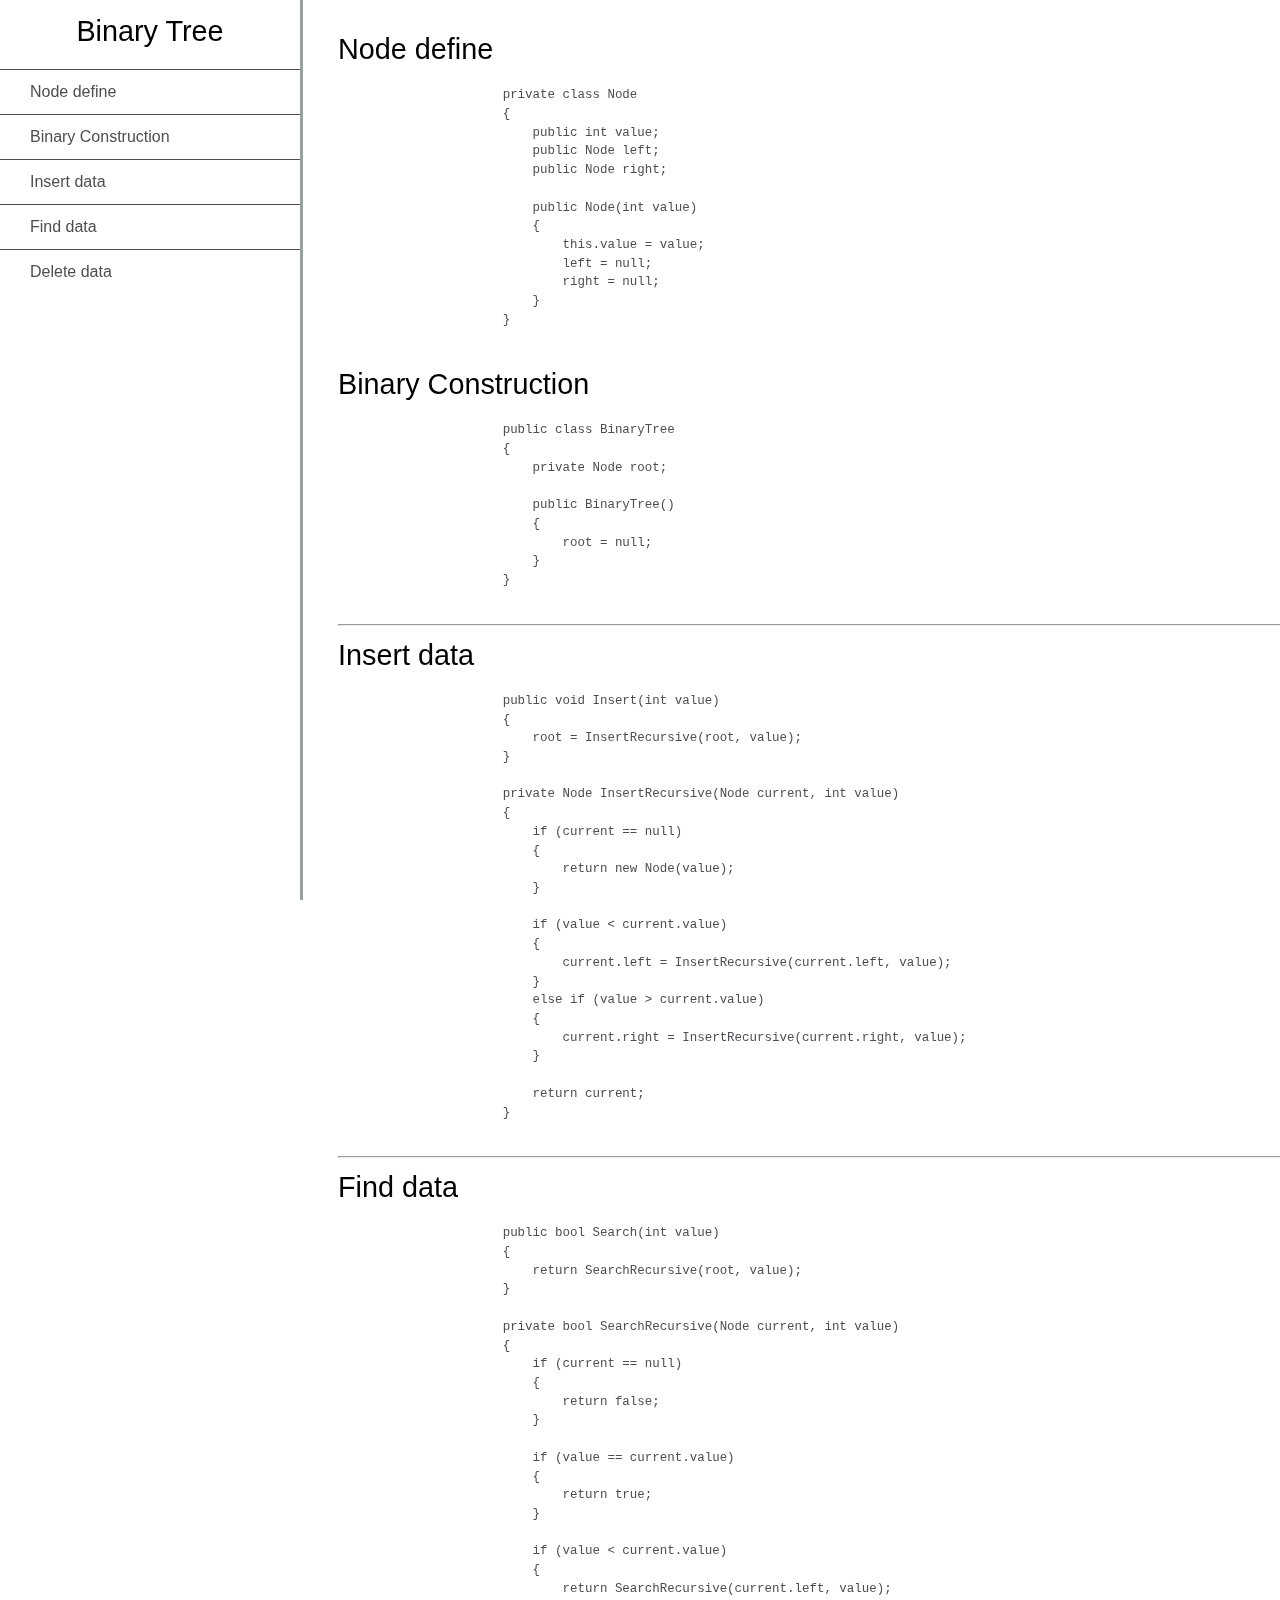
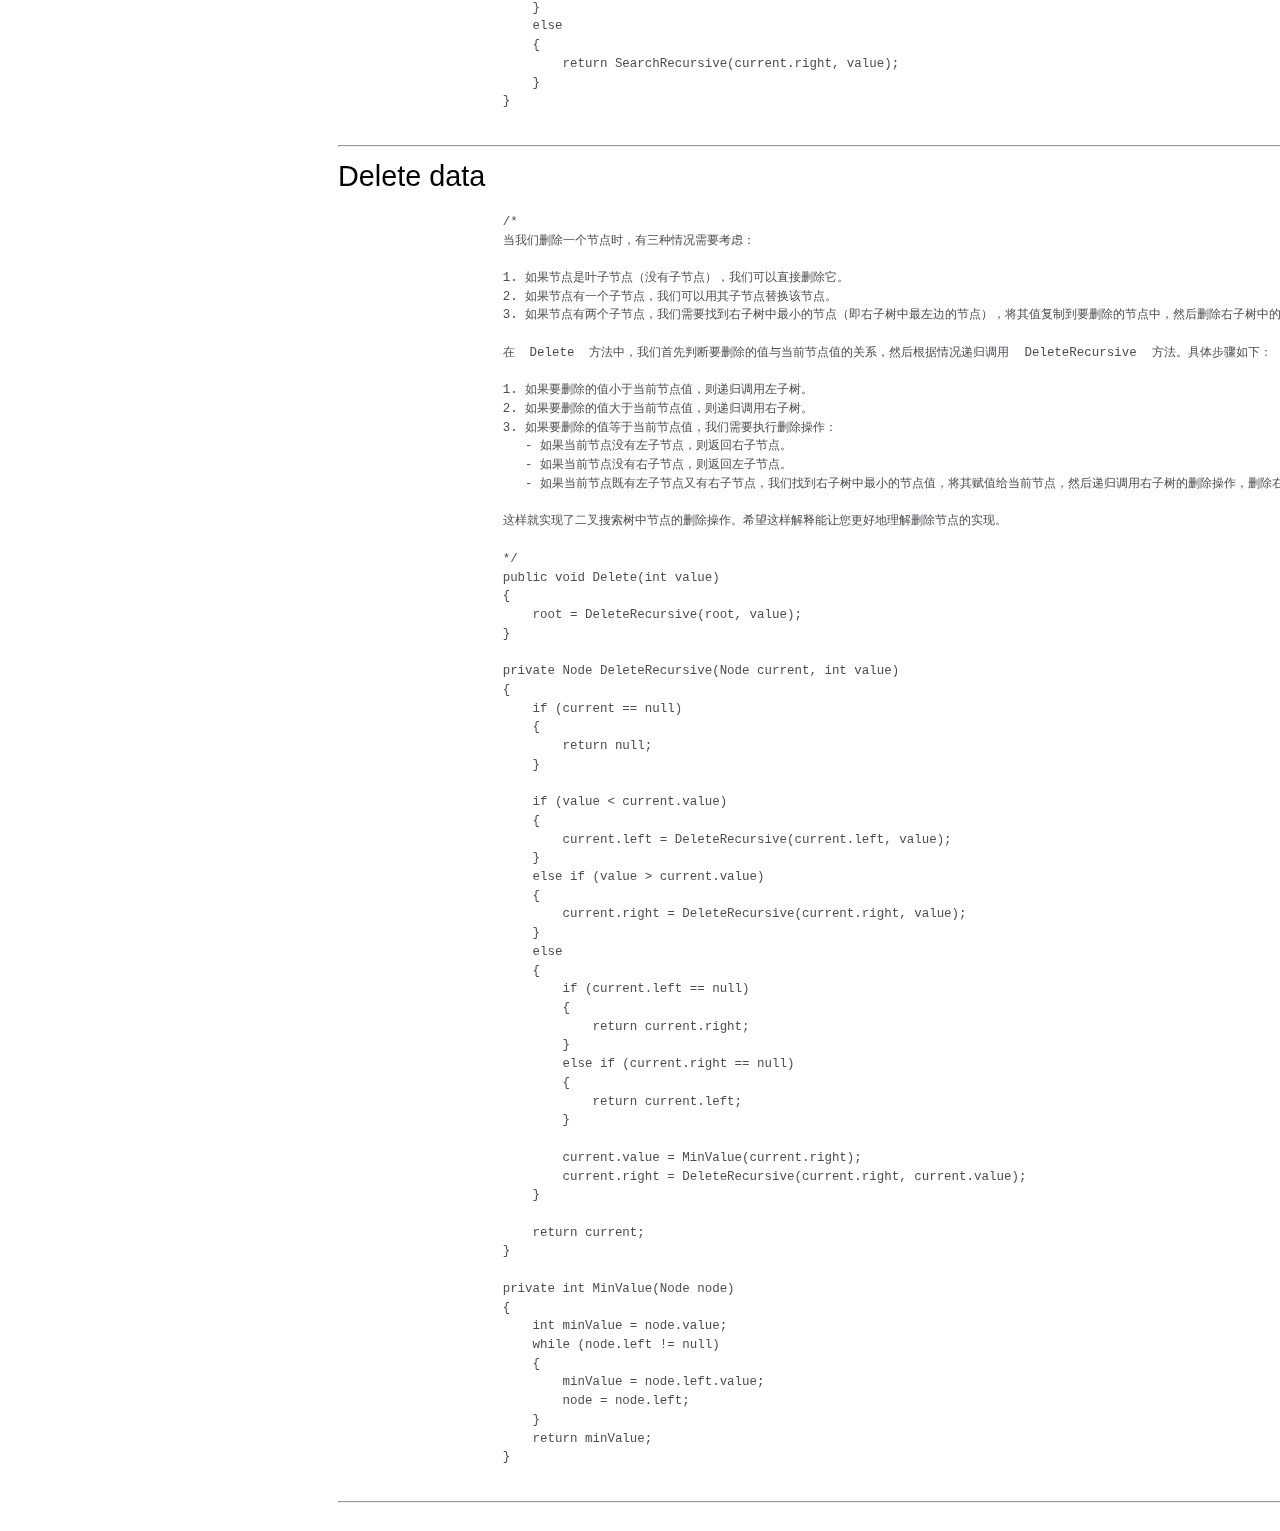
<file: BinarySearchTree.html>
<!DOCTYPE html>
<html lang="en">

<head>
    <meta charset="UTF-8">
    <meta name="viewport" content="width=device-width, initial-scale=1.0">
    <meta name="description" content="Binary Tree" />
    <link rel="stylesheet" href="./styles.css" />
    <title>Binary Tree</title>
</head>

<body>
    <nav id="navbar">
        <header>Binary Tree</header>
        <ul>
            <li><a class="nav-link" href="#Node">Node define</a></li>
            <li><a class="nav-link" href="#Binary Construction">Binary Construction</a></li>
            <li><a class="nav-link" href="#Insert">Insert data</a></li>
            <li><a class="nav-link" href="#Find">Find data</a></li>
            <li><a class="nav-link" href="#Delete">Delete data</a></li>
        </ul>
    </nav>

    <main id="main-doc">
        <section class="main-section" id="Node">
            <header>Node define</header>
            <article>
                <pre>
                    private class Node
                    {
                        public int value;
                        public Node left;
                        public Node right;
                 
                        public Node(int value)
                        {
                            this.value = value;
                            left = null;
                            right = null;
                        }
                    }                
                </pre>
            </article>    
        </section>
        <section class="main-section" id="Binary Construction">
            <header>Binary Construction</header>
            <article>
                <pre>
                    public class BinaryTree
                    {
                        private Node root;

                        public BinaryTree()
                        {
                            root = null;
                        }
                    }
                </pre>
            </article>
        </section>
        <hr>
        <section class="main-section" id="Insert">
            <header>Insert data</header>
            <article>
                <pre>
                    public void Insert(int value)
                    {
                        root = InsertRecursive(root, value);
                    }
                   
                    private Node InsertRecursive(Node current, int value)
                    {
                        if (current == null)
                        {
                            return new Node(value);
                        }
                   
                        if (value < current.value)
                        {
                            current.left = InsertRecursive(current.left, value);
                        }
                        else if (value > current.value)
                        {
                            current.right = InsertRecursive(current.right, value);
                        }
                   
                        return current;
                    }
                </pre>

            </article>
        </section>
        <hr>
        <section class="main-section" id="Find">
            <header>Find data</header>
            <article>
                <pre>
                    public bool Search(int value)
                    {
                        return SearchRecursive(root, value);
                    }
                  
                    private bool SearchRecursive(Node current, int value)
                    {
                        if (current == null)
                        {
                            return false;
                        }
                  
                        if (value == current.value)
                        {
                            return true;
                        }
                  
                        if (value < current.value)
                        {
                            return SearchRecursive(current.left, value);
                        }
                        else
                        {
                            return SearchRecursive(current.right, value);
                        }
                    }
            </pre>
            </article>
        </section>
        <hr>
        <section class="main-section" id="Delete">
            <header>Delete data</header>
            <article>
                <pre>
                    /*
                    当我们删除一个节点时，有三种情况需要考虑： 
                   
                    1. 如果节点是叶子节点（没有子节点），我们可以直接删除它。 
                    2. 如果节点有一个子节点，我们可以用其子节点替换该节点。 
                    3. 如果节点有两个子节点，我们需要找到右子树中最小的节点（即右子树中最左边的节点），将其值复制到要删除的节点中，然后删除右子树中的最小节点。 
                   
                    在  Delete  方法中，我们首先判断要删除的值与当前节点值的关系，然后根据情况递归调用  DeleteRecursive  方法。具体步骤如下： 
                   
                    1. 如果要删除的值小于当前节点值，则递归调用左子树。 
                    2. 如果要删除的值大于当前节点值，则递归调用右子树。 
                    3. 如果要删除的值等于当前节点值，我们需要执行删除操作： 
                       - 如果当前节点没有左子节点，则返回右子节点。 
                       - 如果当前节点没有右子节点，则返回左子节点。 
                       - 如果当前节点既有左子节点又有右子节点，我们找到右子树中最小的节点值，将其赋值给当前节点，然后递归调用右子树的删除操作，删除右子树中的最小节点。 
                   
                    这样就实现了二叉搜索树中节点的删除操作。希望这样解释能让您更好地理解删除节点的实现。
                  
                    */
                    public void Delete(int value)
                    {
                        root = DeleteRecursive(root, value);
                    }
                  
                    private Node DeleteRecursive(Node current, int value)
                    {
                        if (current == null)
                        {
                            return null;
                        }
                  
                        if (value < current.value)
                        {
                            current.left = DeleteRecursive(current.left, value);
                        }
                        else if (value > current.value)
                        {
                            current.right = DeleteRecursive(current.right, value);
                        }
                        else
                        {
                            if (current.left == null)
                            {
                                return current.right;
                            }
                            else if (current.right == null)
                            {
                                return current.left;
                            }
                  
                            current.value = MinValue(current.right);
                            current.right = DeleteRecursive(current.right, current.value);
                        }
                  
                        return current;
                    }
                  
                    private int MinValue(Node node)
                    {
                        int minValue = node.value;
                        while (node.left != null)
                        {
                            minValue = node.left.value;
                            node = node.left;
                        }
                        return minValue;
                    }
                </pre>

            </article>
        </section>
        <hr />

    </main>
</body>

</html>
</file>
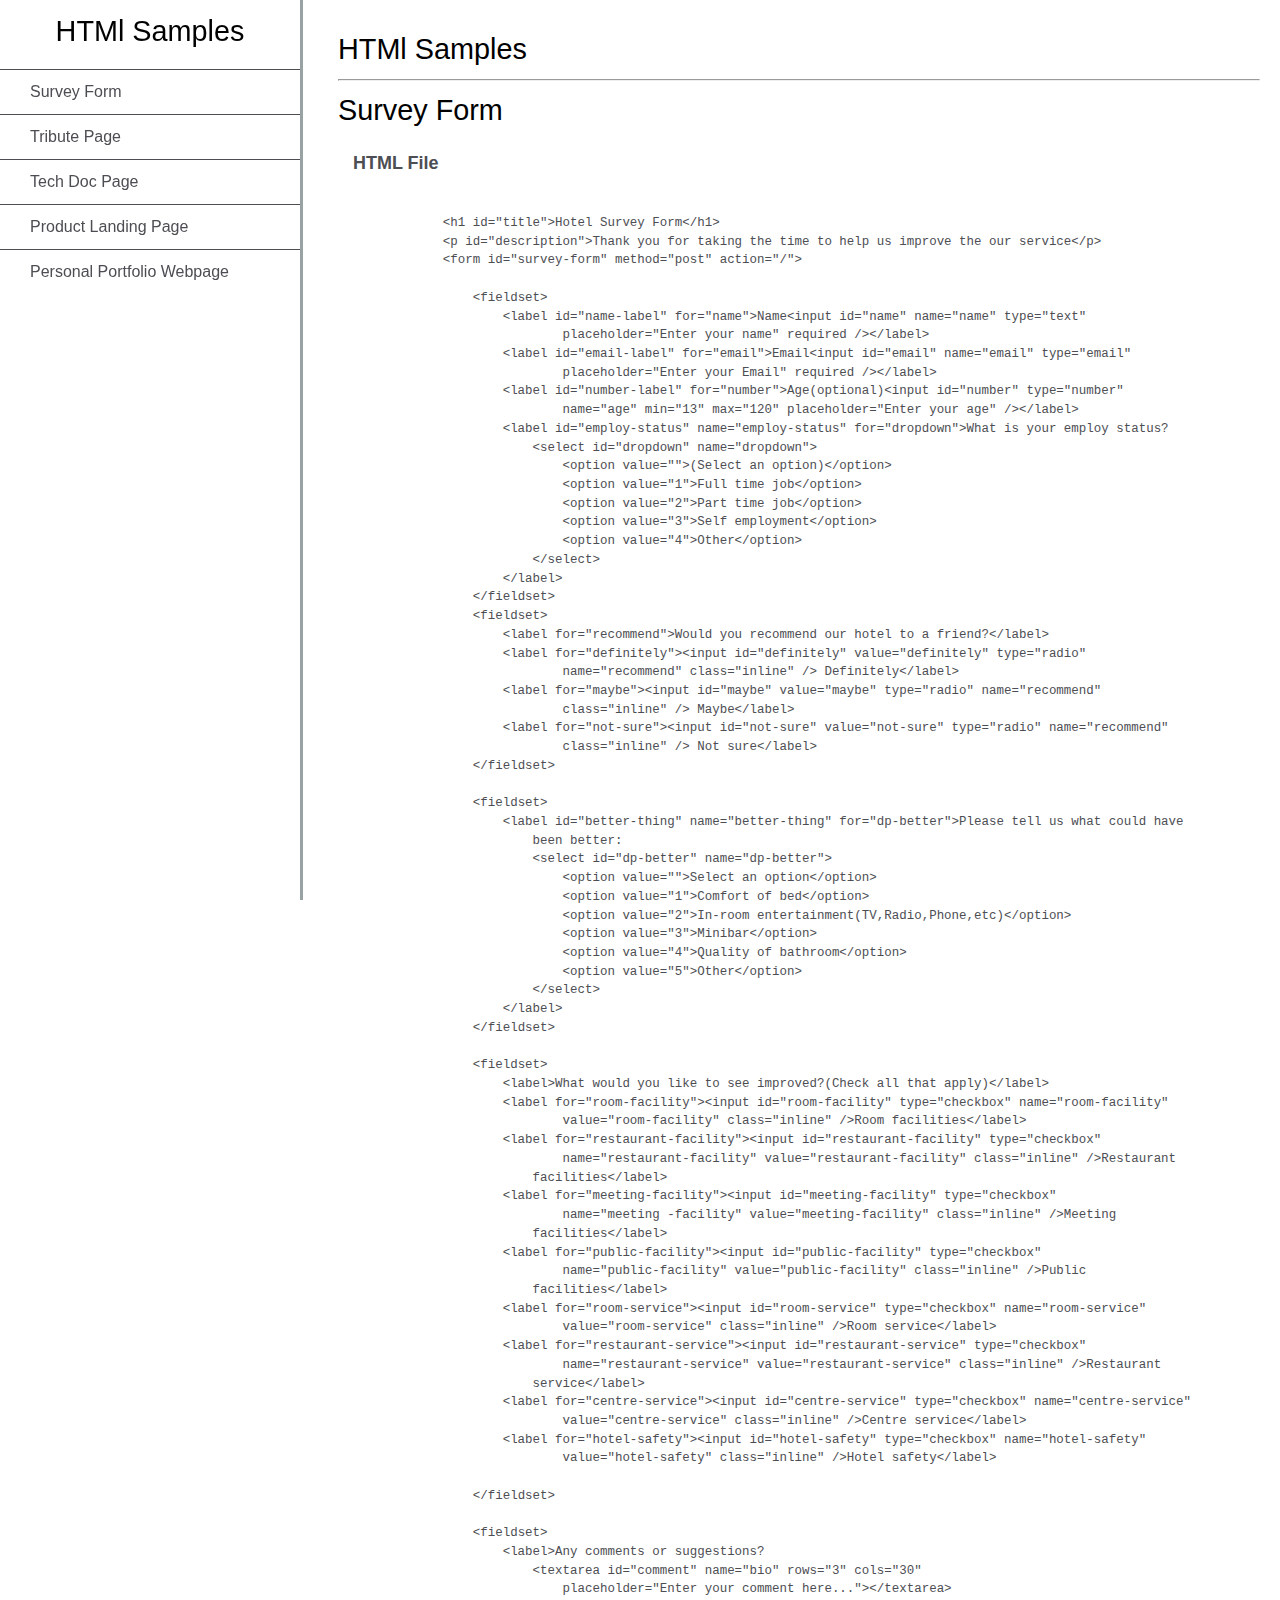
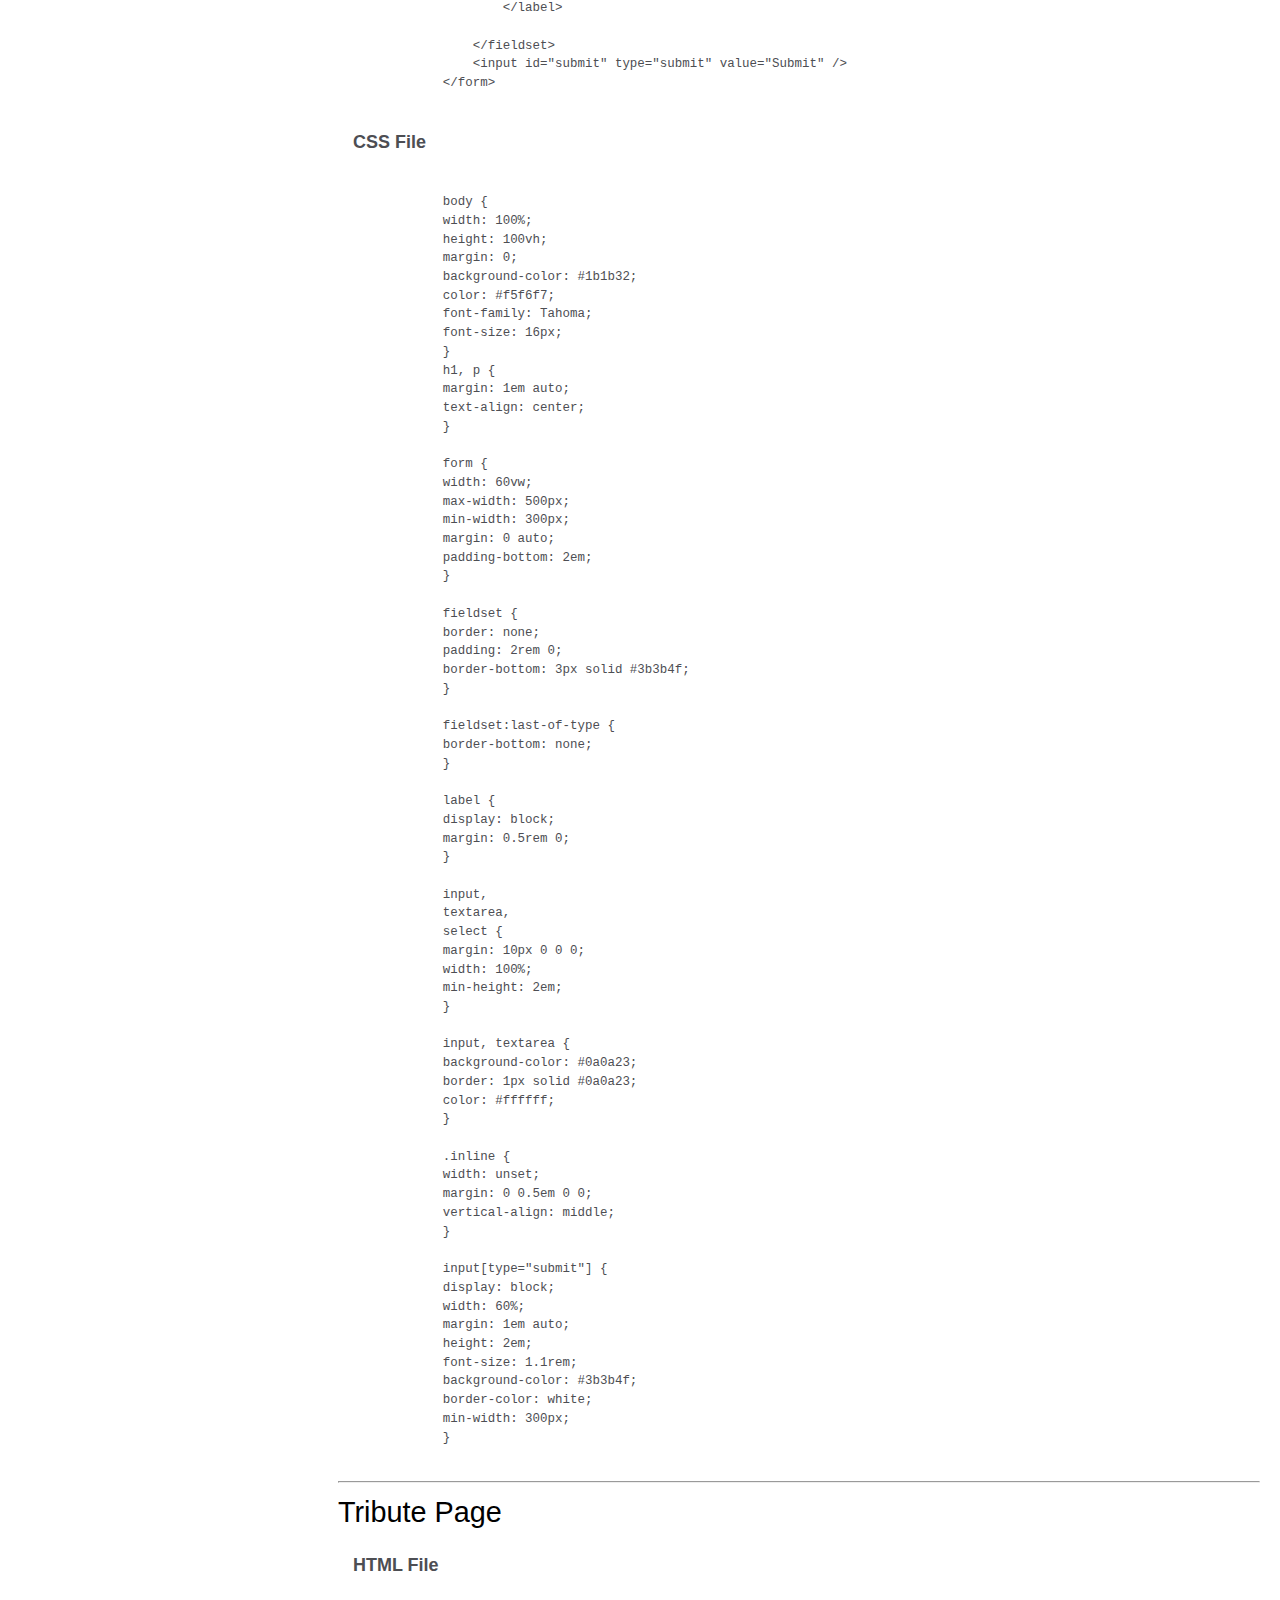
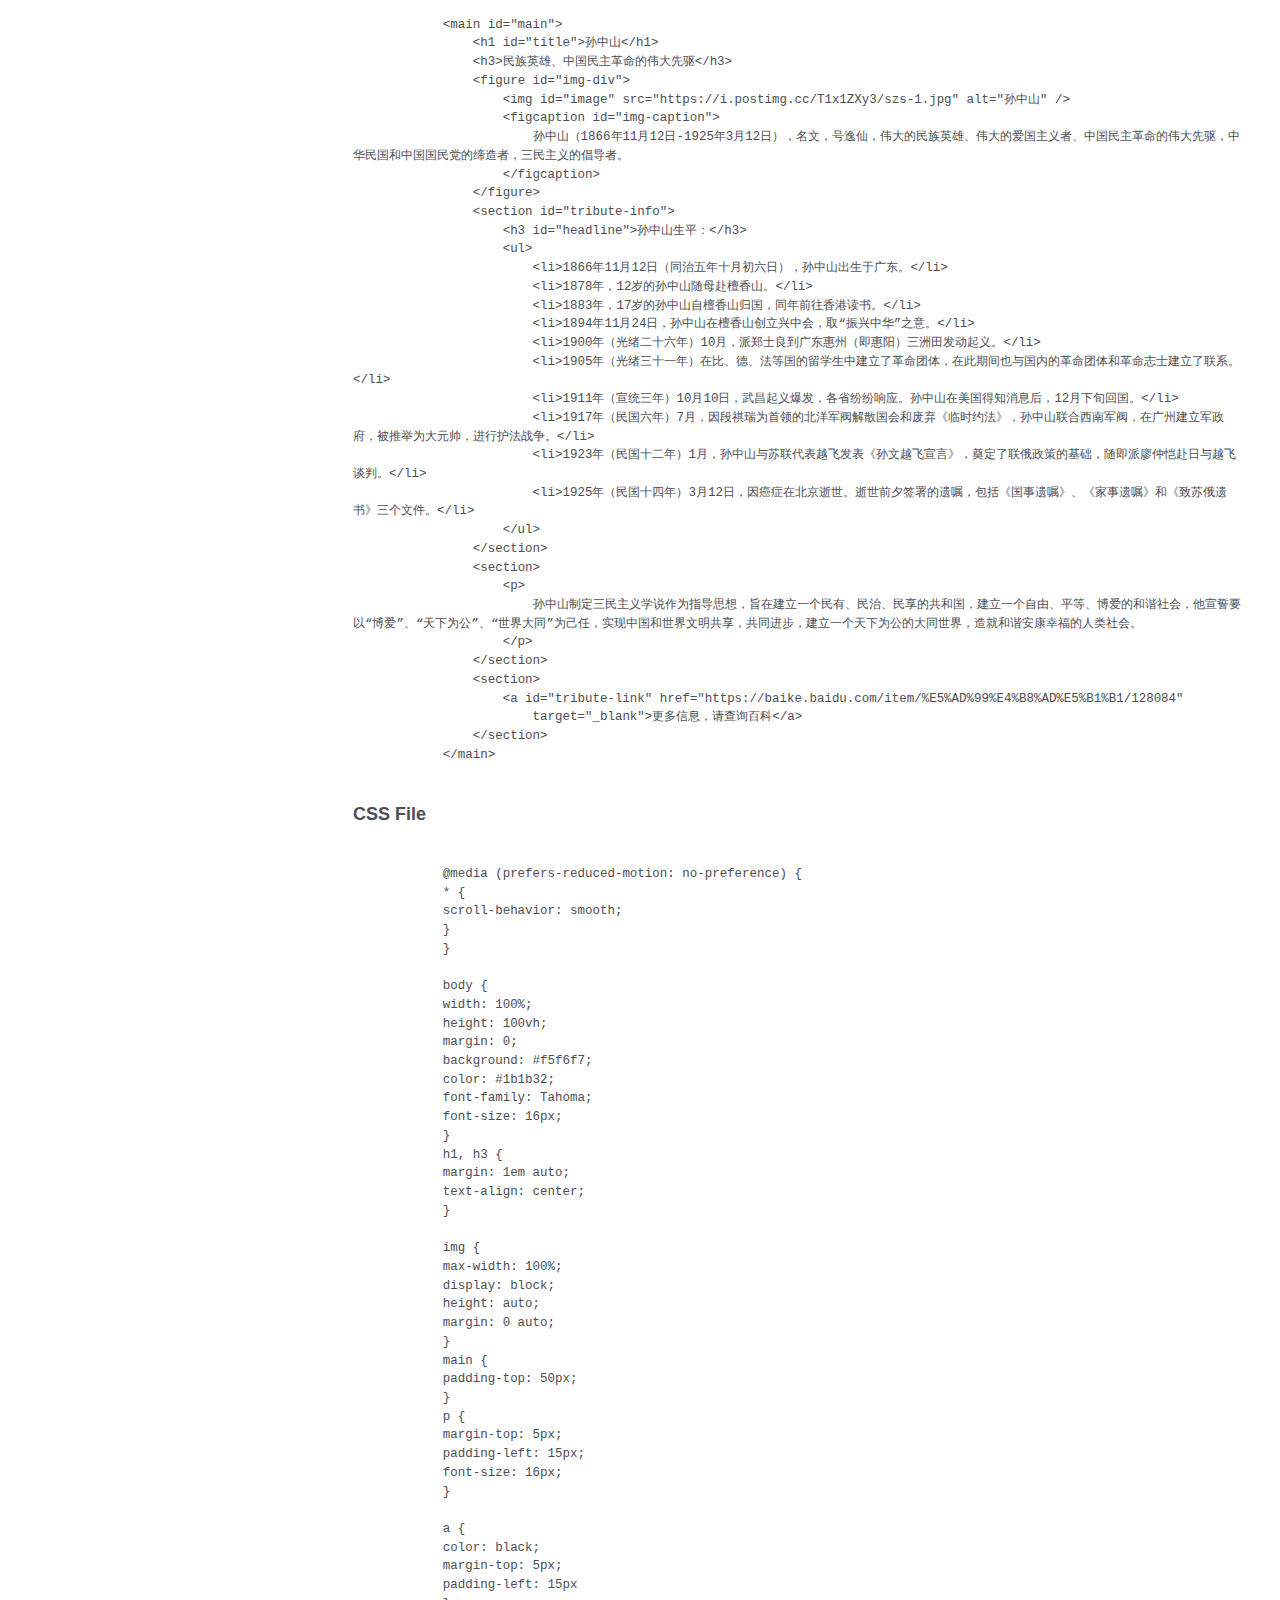
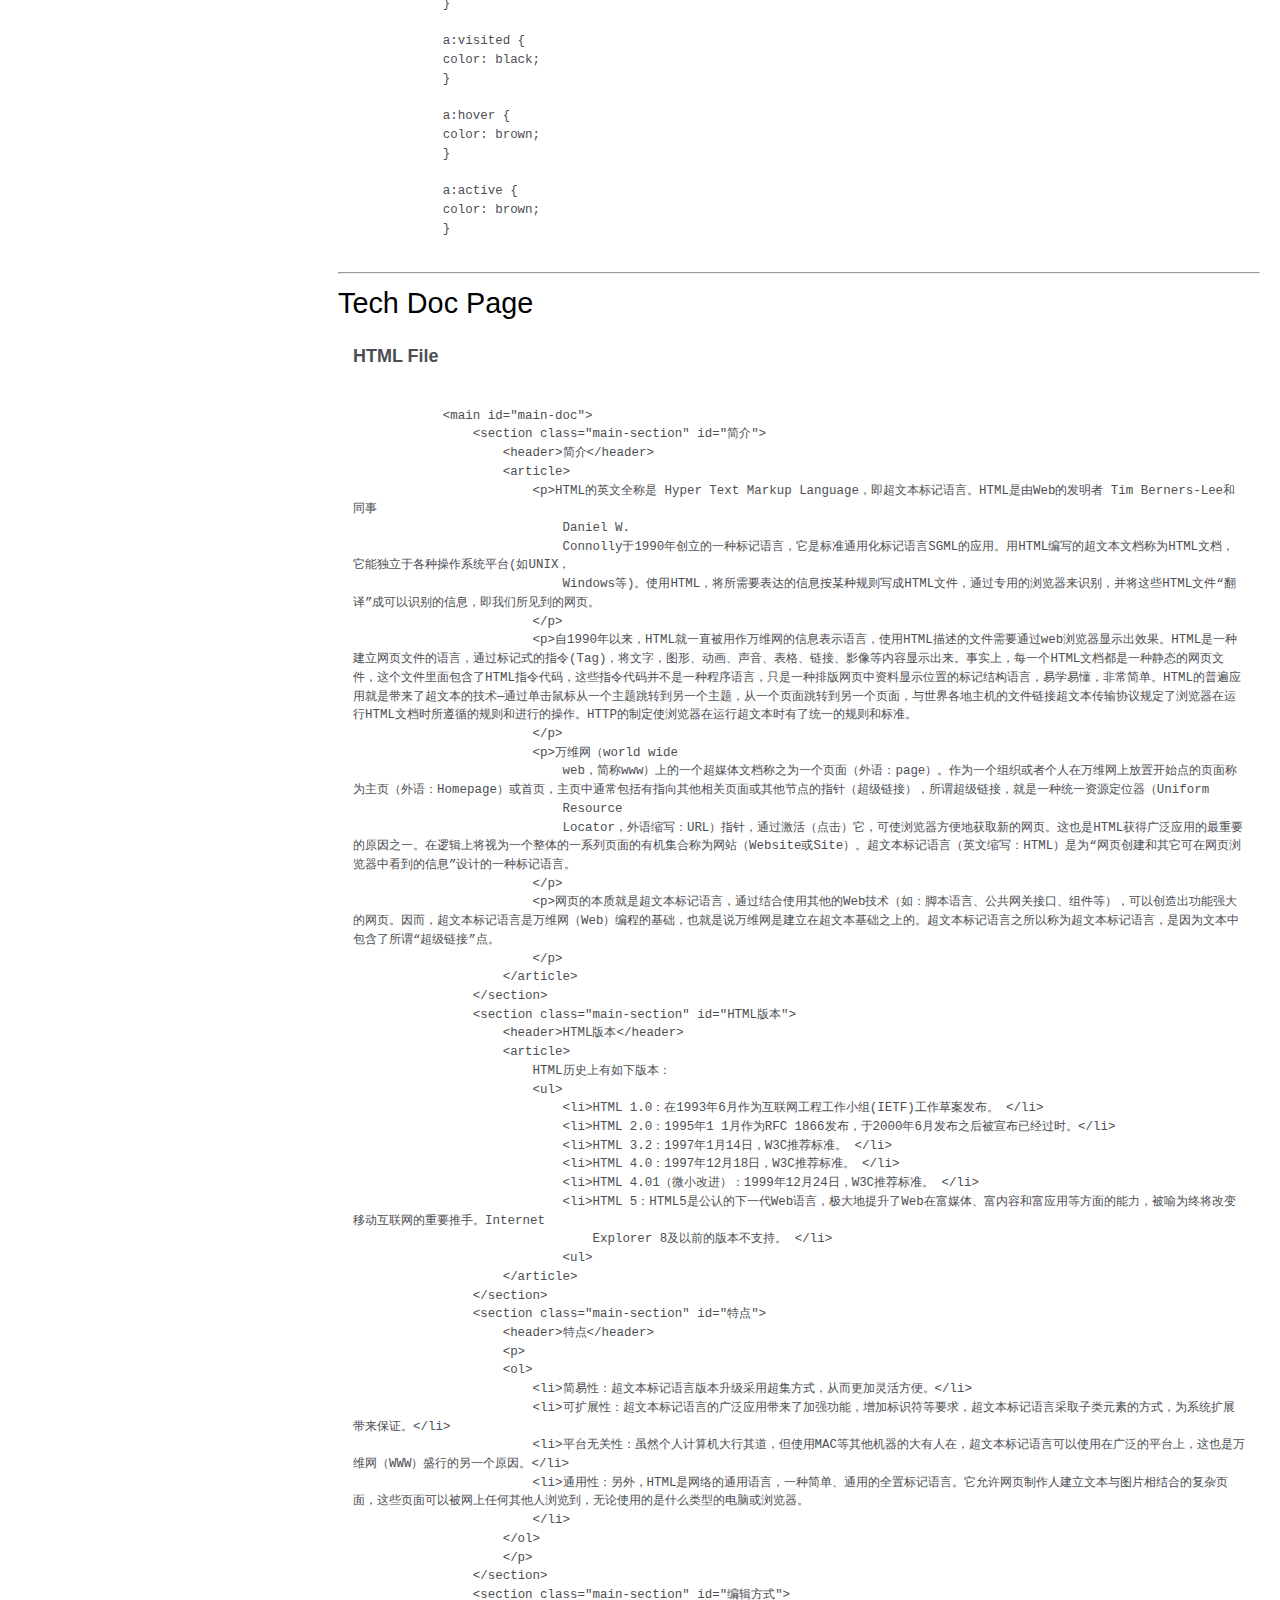
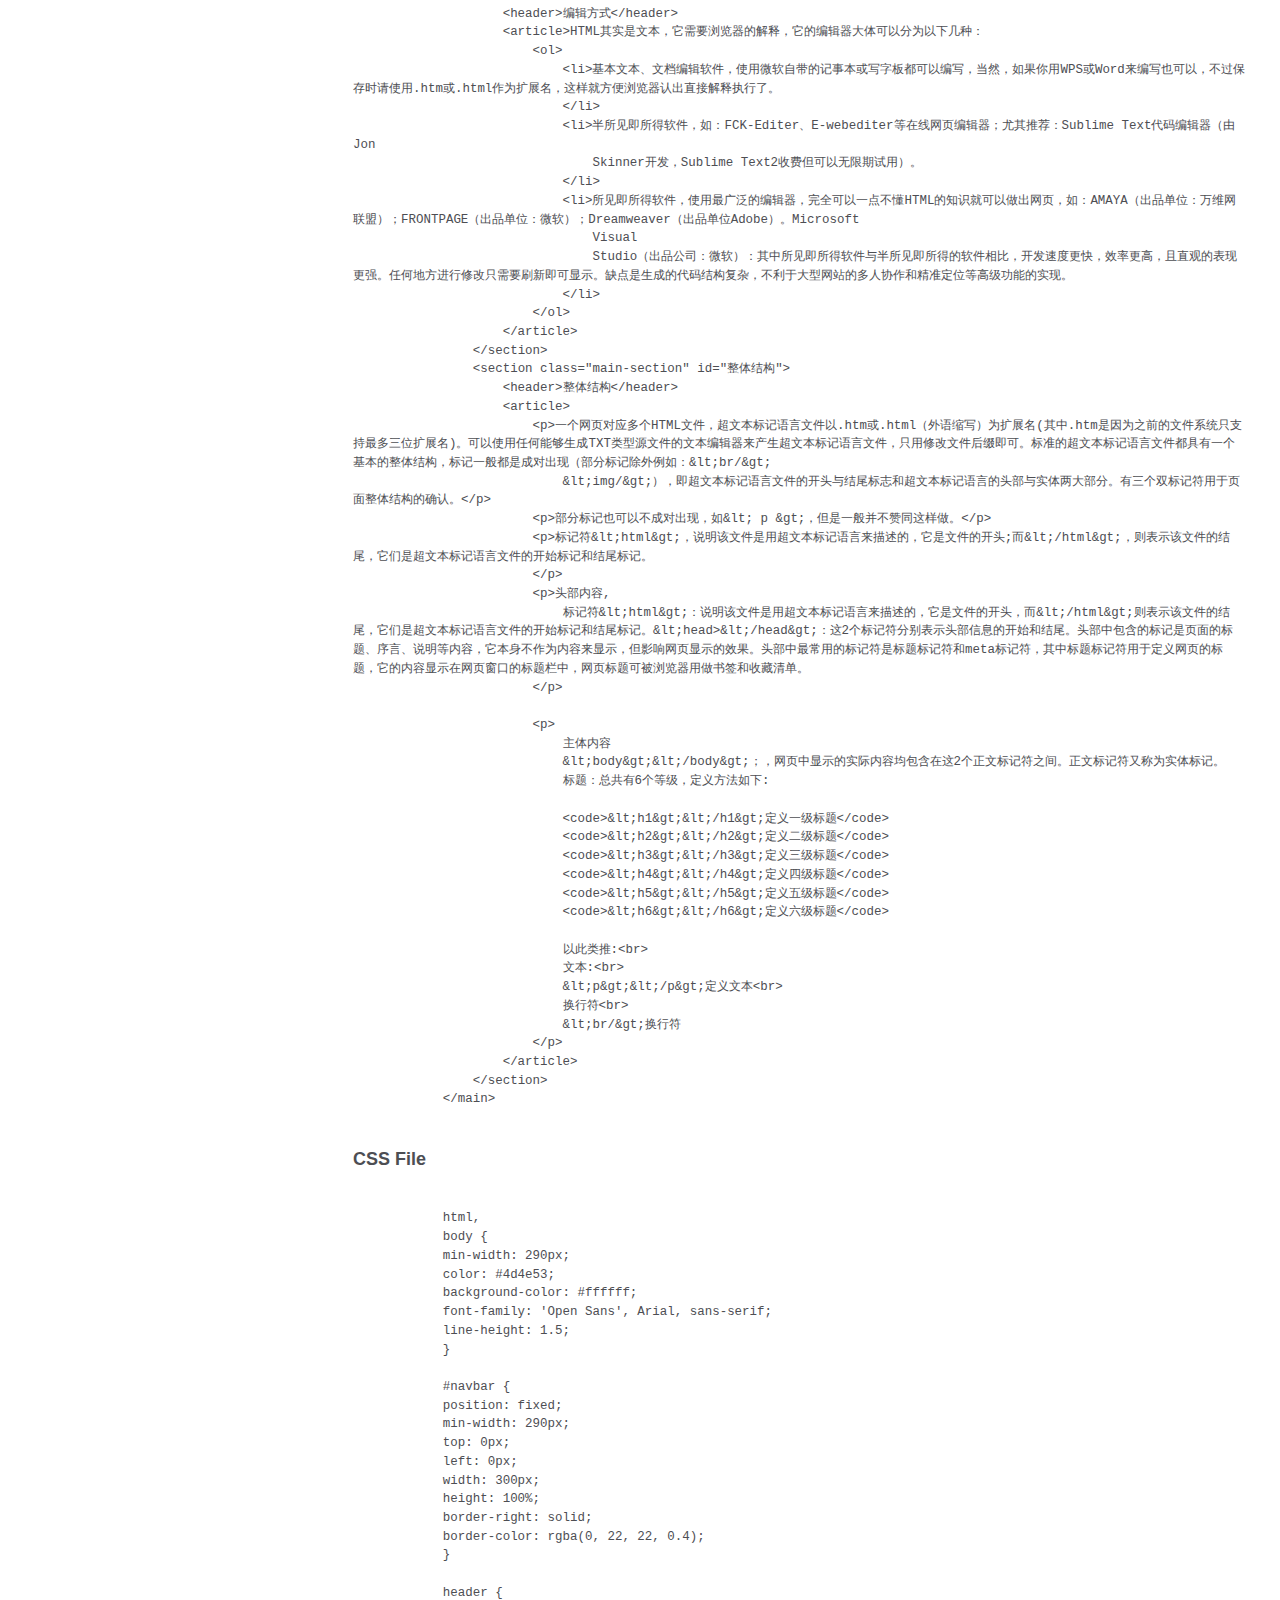
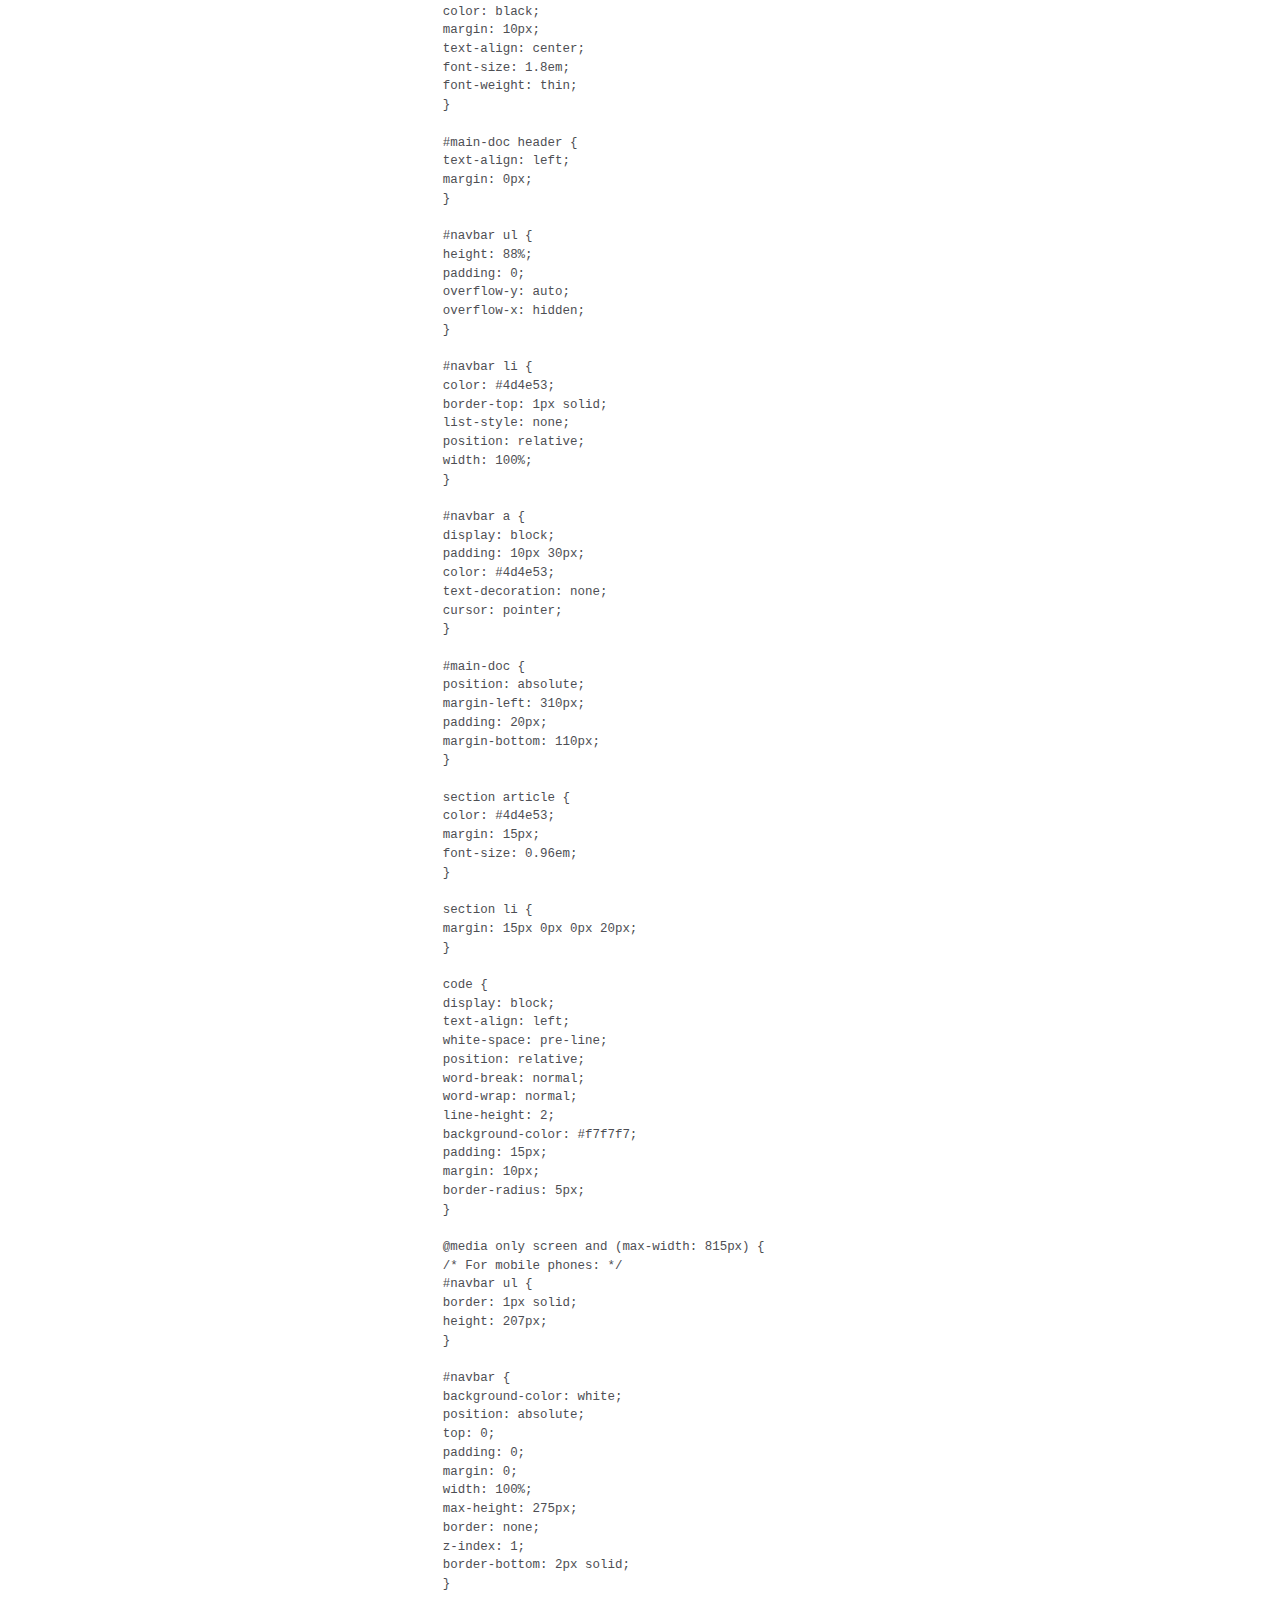
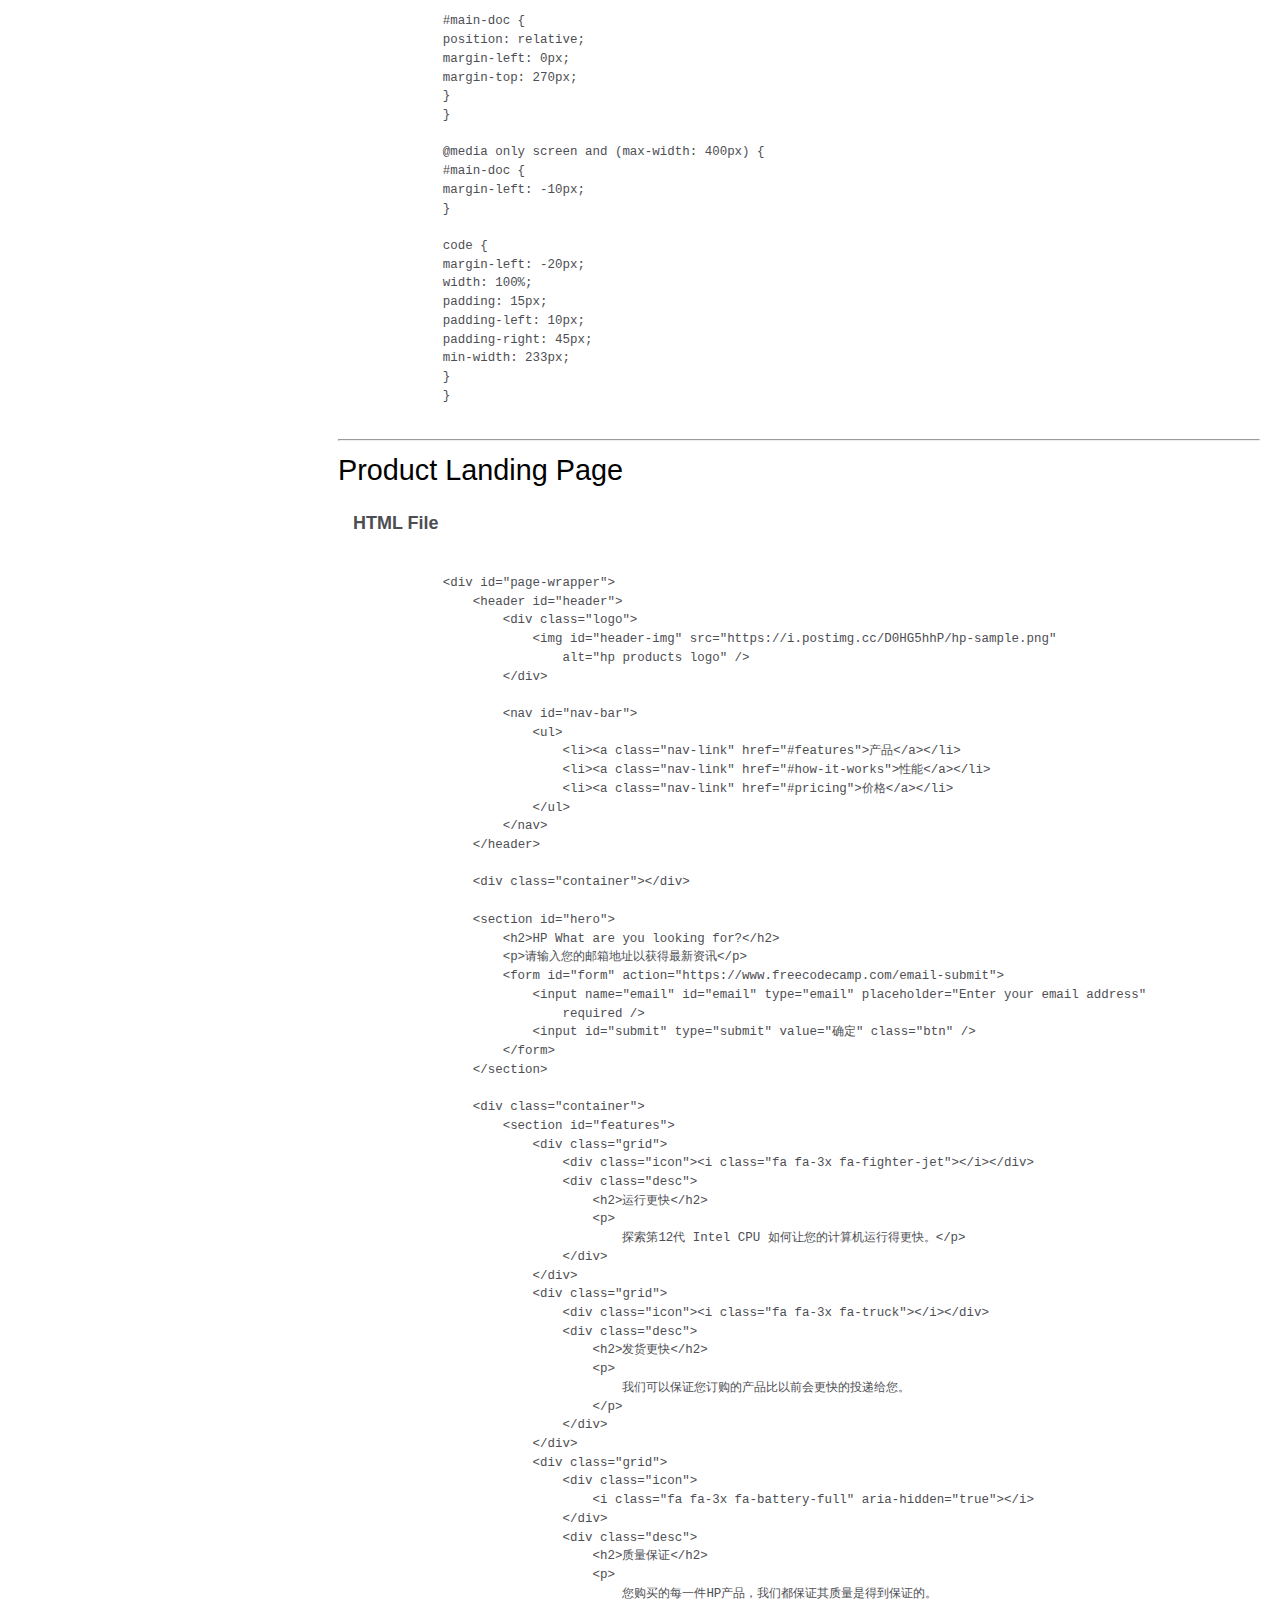
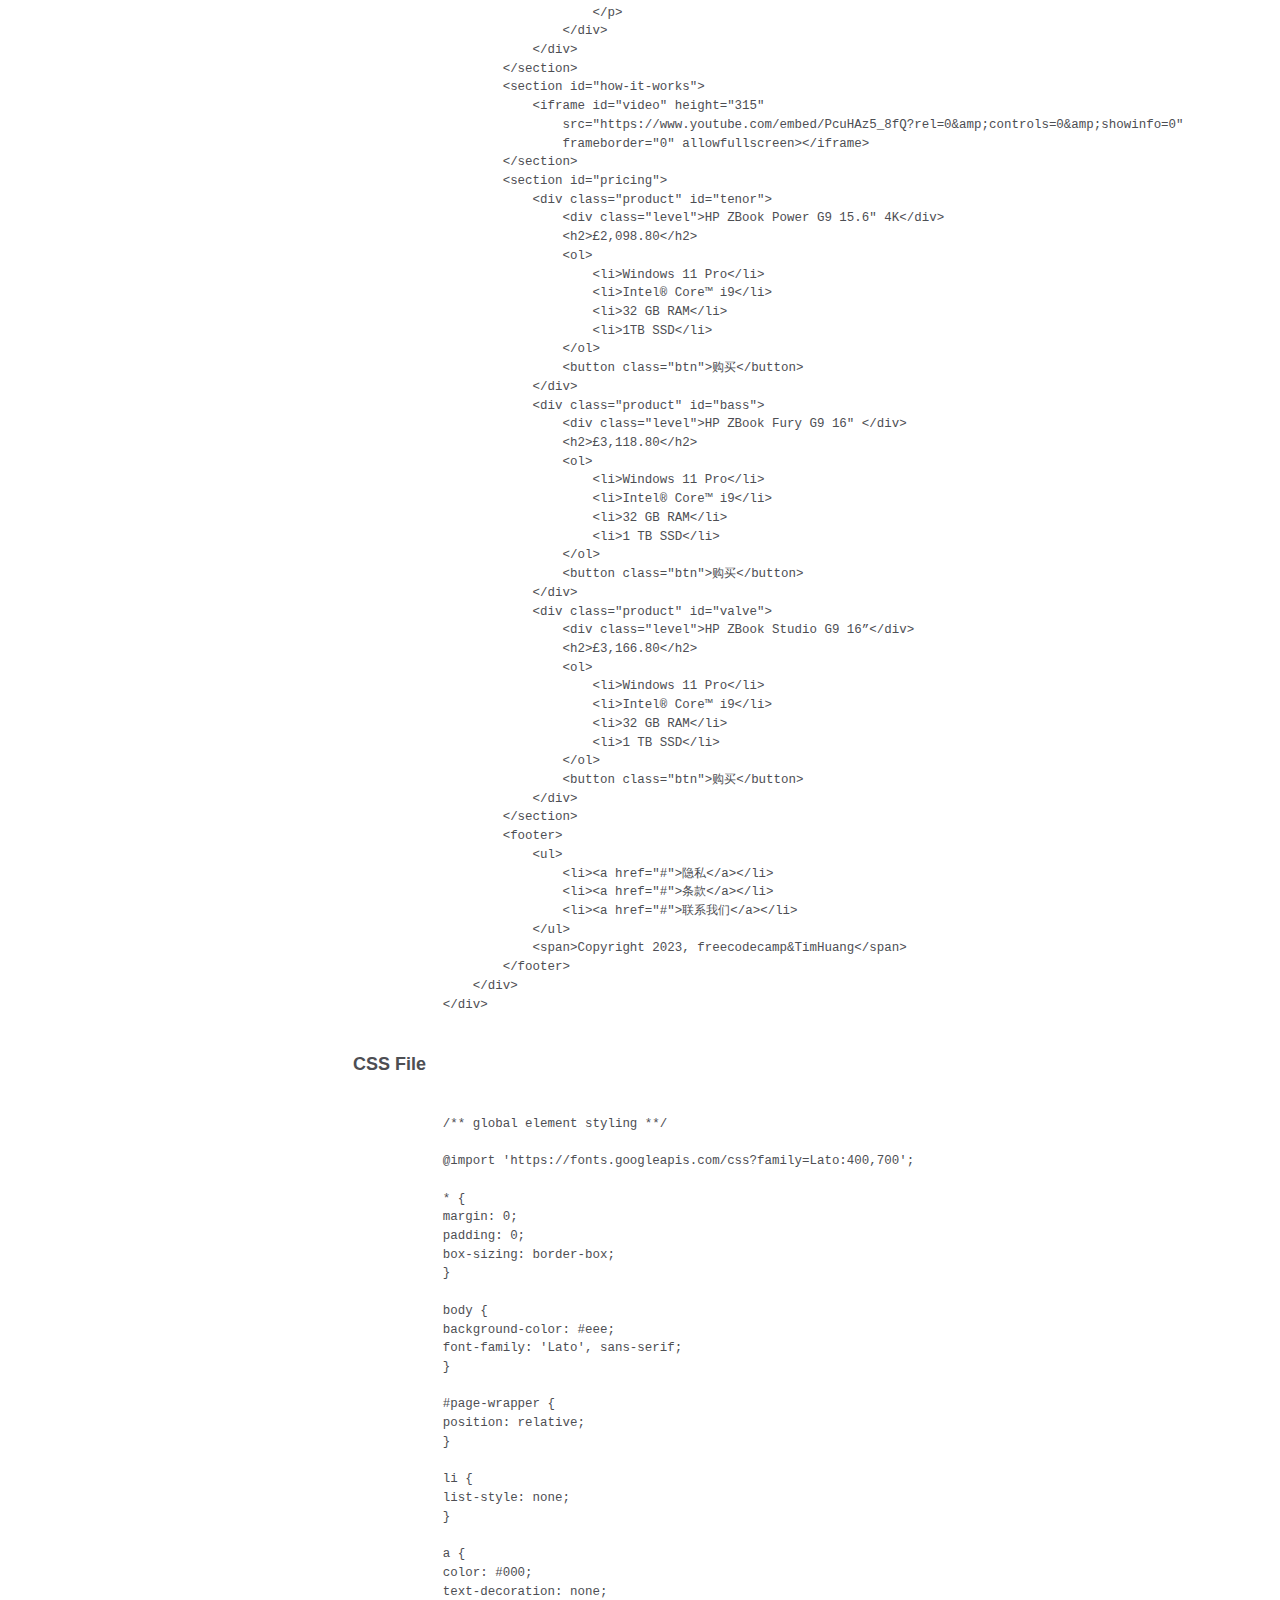
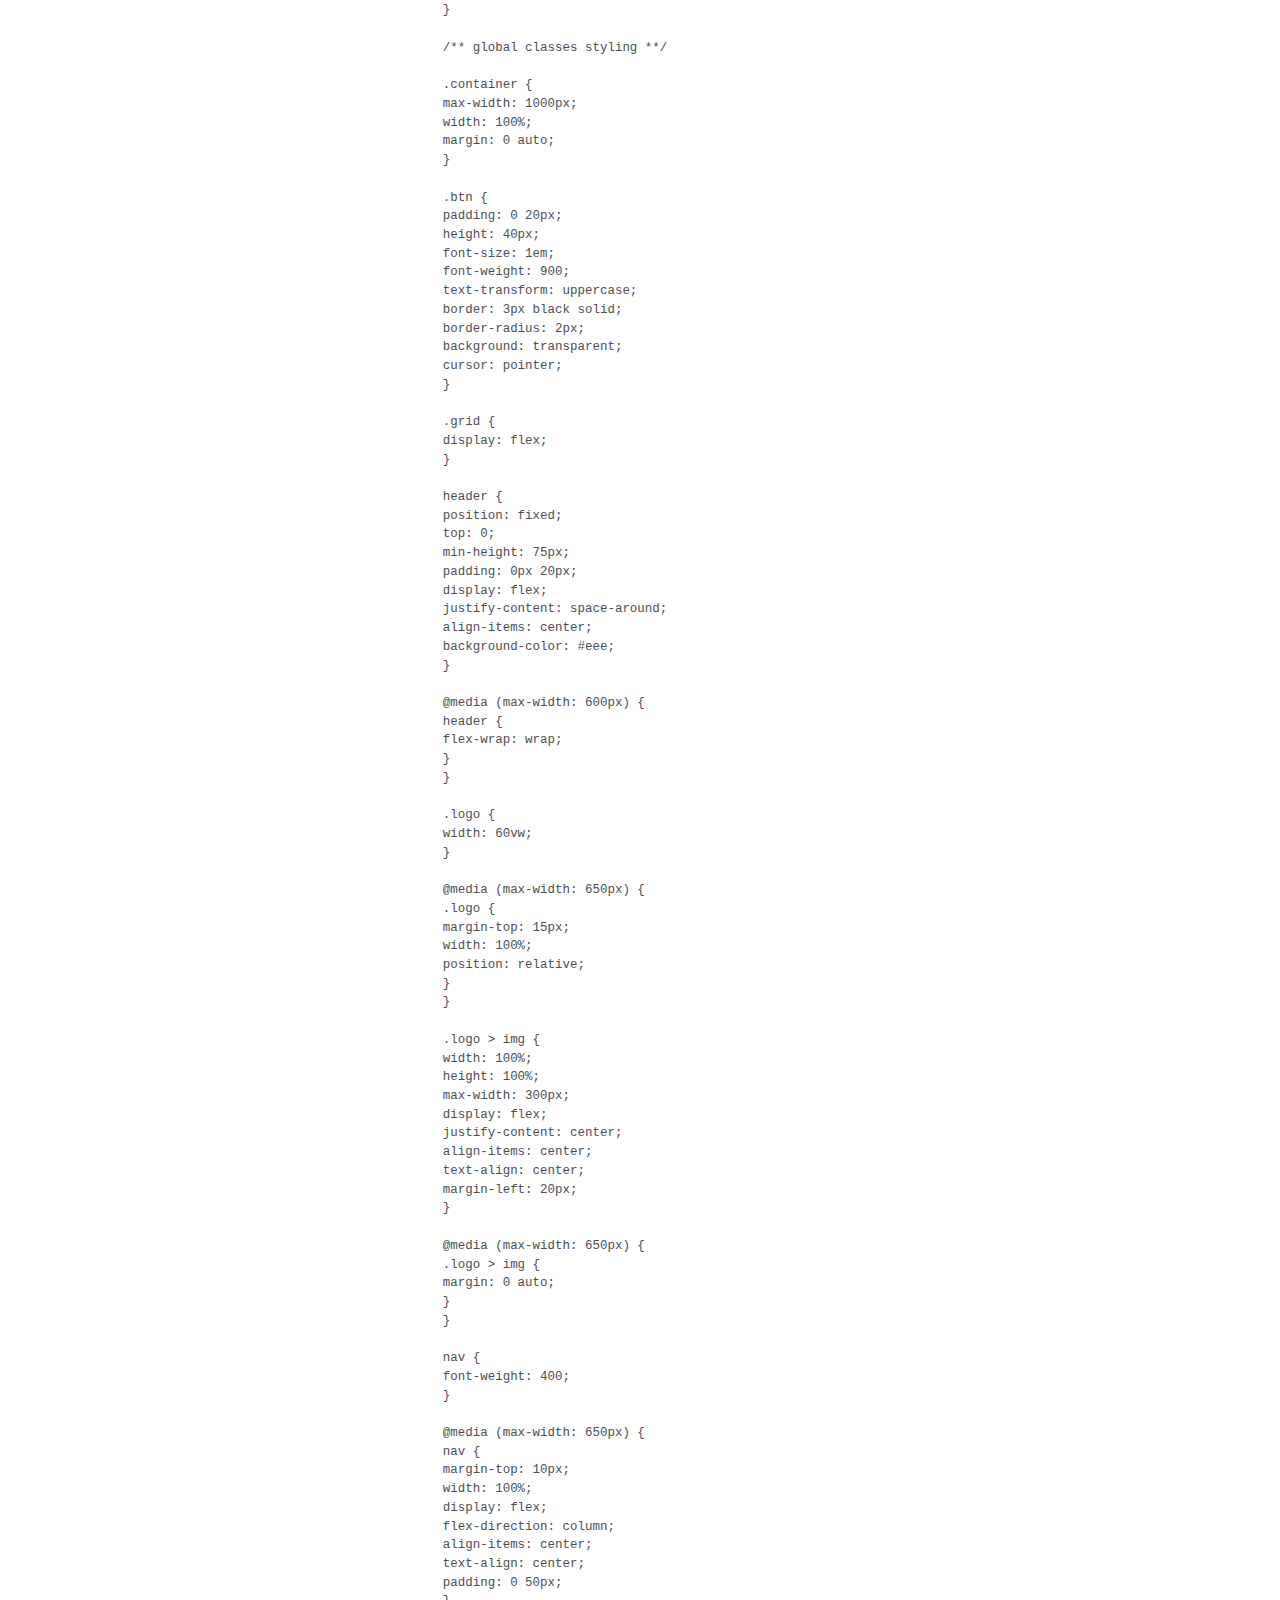
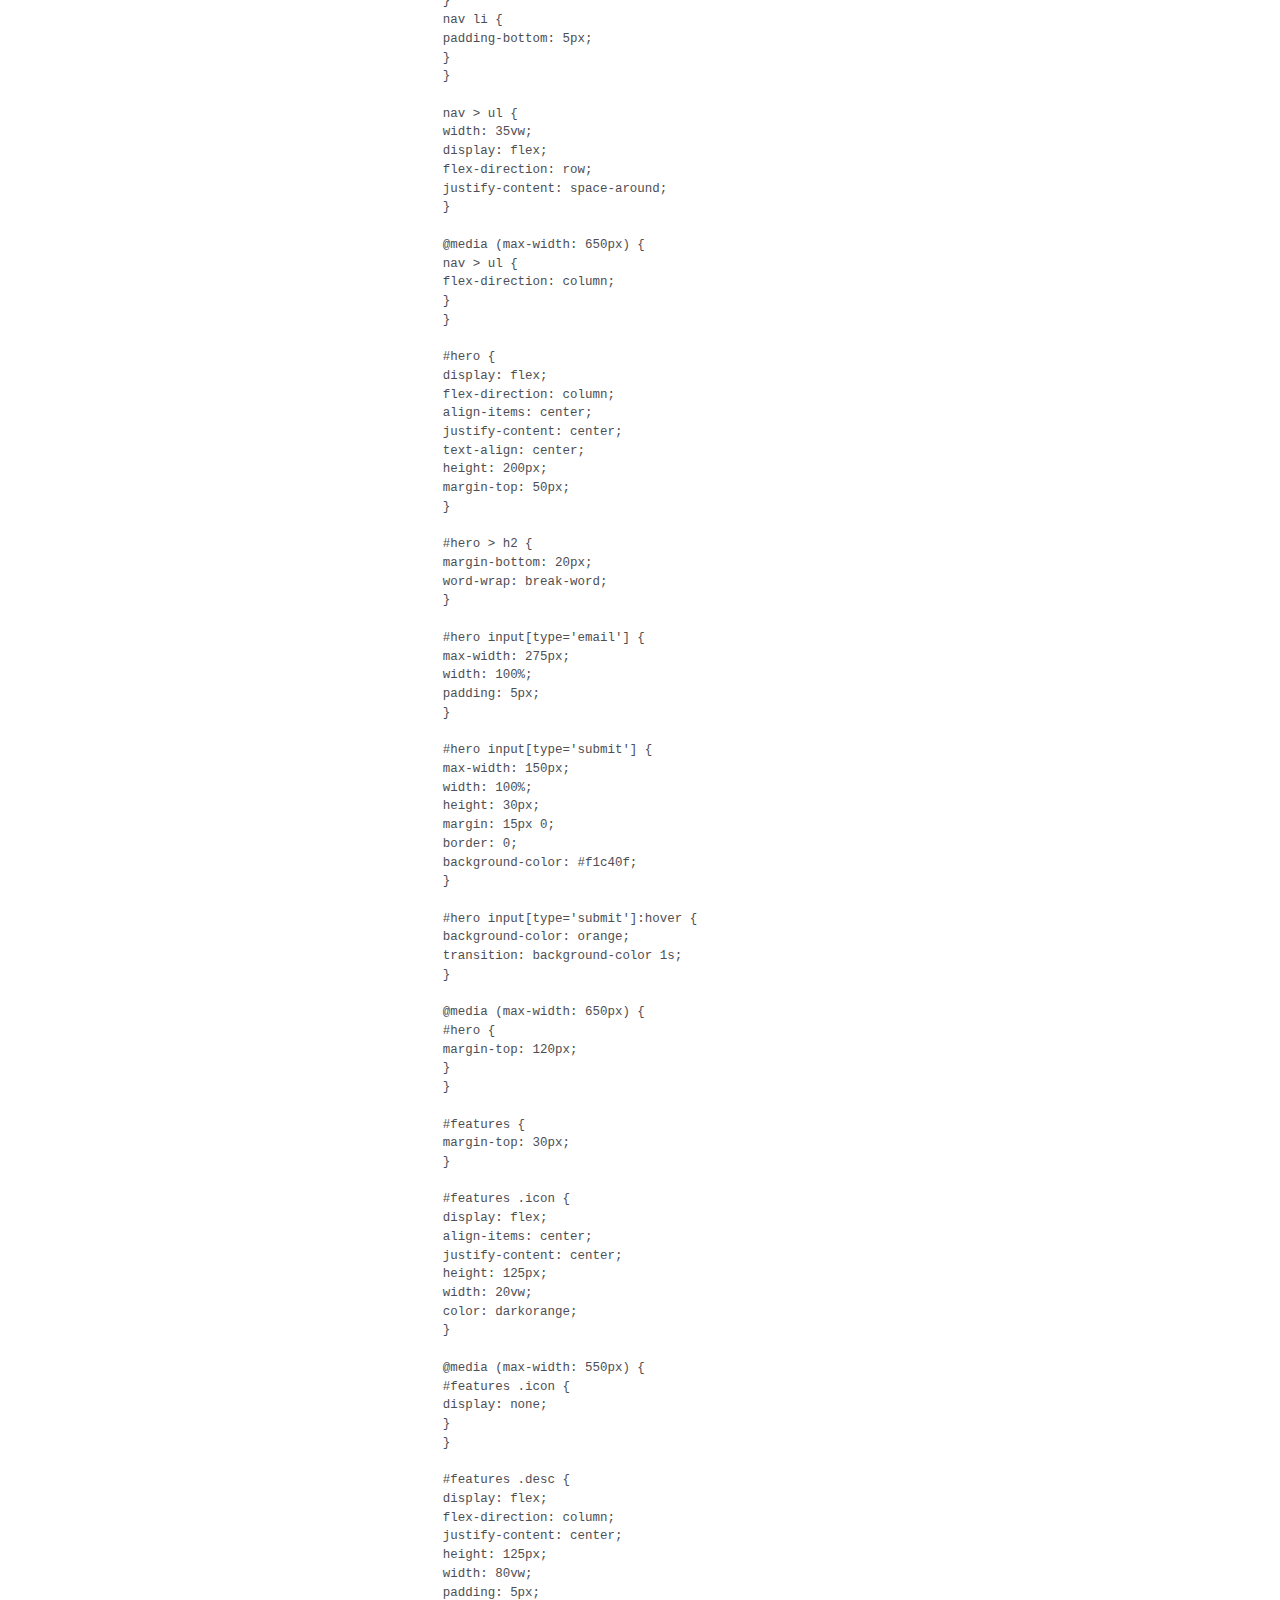
<file: html-page.html>
<!DOCTYPE html>
<html lang="en">
<head>
  <meta charset="UTF-8">
  <meta name="viewport" content="width=device-width, initial-scale=1.0">
  <meta name="description" content="HTML Samples" />
  <link rel="stylesheet" href="./styles.css" />
  <title>HTML Samples</title>
</head>
<body>
  <nav id="navbar">
    <header>HTMl Samples</header>
    <ul>
        <li><a class="nav-link" href="#Survey Form">Survey Form</a></li>
        <li><a class="nav-link" href="#Tribute Page">Tribute Page</a></li>
        <li><a class="nav-link" href="#Tech Doc Page">Tech Doc Page</a></li>
        <li><a class="nav-link" href="#Product Landing Page">Product Landing Page</a></li>
        <li><a class="nav-link" href="#Personal Portfolio Webpage">Personal Portfolio Webpage</a></li>
    </ul>
  </nav>
  
  <main id="main-doc">
    <section class="main-section" id="Title">
      <header>HTMl Samples</header>
    </section>
    <hr>
    <section class="main-section" id="Survey Form">
      <header>Survey Form</header>
      <article>
        
        <h3>HTML File</h3>
        <xmp>
            <h1 id="title">Hotel Survey Form</h1>
            <p id="description">Thank you for taking the time to help us improve the our service</p>
            <form id="survey-form" method="post" action="/">

                <fieldset>
                    <label id="name-label" for="name">Name<input id="name" name="name" type="text"
                            placeholder="Enter your name" required /></label>
                    <label id="email-label" for="email">Email<input id="email" name="email" type="email"
                            placeholder="Enter your Email" required /></label>
                    <label id="number-label" for="number">Age(optional)<input id="number" type="number"
                            name="age" min="13" max="120" placeholder="Enter your age" /></label>
                    <label id="employ-status" name="employ-status" for="dropdown">What is your employ status?
                        <select id="dropdown" name="dropdown">
                            <option value="">(Select an option)</option>
                            <option value="1">Full time job</option>
                            <option value="2">Part time job</option>
                            <option value="3">Self employment</option>
                            <option value="4">Other</option>
                        </select>
                    </label>
                </fieldset>
                <fieldset>
                    <label for="recommend">Would you recommend our hotel to a friend?</label>
                    <label for="definitely"><input id="definitely" value="definitely" type="radio"
                            name="recommend" class="inline" /> Definitely</label>
                    <label for="maybe"><input id="maybe" value="maybe" type="radio" name="recommend"
                            class="inline" /> Maybe</label>
                    <label for="not-sure"><input id="not-sure" value="not-sure" type="radio" name="recommend"
                            class="inline" /> Not sure</label>
                </fieldset>

                <fieldset>
                    <label id="better-thing" name="better-thing" for="dp-better">Please tell us what could have
                        been better:
                        <select id="dp-better" name="dp-better">
                            <option value="">Select an option</option>
                            <option value="1">Comfort of bed</option>
                            <option value="2">In-room entertainment(TV,Radio,Phone,etc)</option>
                            <option value="3">Minibar</option>
                            <option value="4">Quality of bathroom</option>
                            <option value="5">Other</option>
                        </select>
                    </label>
                </fieldset>

                <fieldset>
                    <label>What would you like to see improved?(Check all that apply)</label>
                    <label for="room-facility"><input id="room-facility" type="checkbox" name="room-facility"
                            value="room-facility" class="inline" />Room facilities</label>
                    <label for="restaurant-facility"><input id="restaurant-facility" type="checkbox"
                            name="restaurant-facility" value="restaurant-facility" class="inline" />Restaurant
                        facilities</label>
                    <label for="meeting-facility"><input id="meeting-facility" type="checkbox"
                            name="meeting -facility" value="meeting-facility" class="inline" />Meeting
                        facilities</label>
                    <label for="public-facility"><input id="public-facility" type="checkbox"
                            name="public-facility" value="public-facility" class="inline" />Public
                        facilities</label>
                    <label for="room-service"><input id="room-service" type="checkbox" name="room-service"
                            value="room-service" class="inline" />Room service</label>
                    <label for="restaurant-service"><input id="restaurant-service" type="checkbox"
                            name="restaurant-service" value="restaurant-service" class="inline" />Restaurant
                        service</label>
                    <label for="centre-service"><input id="centre-service" type="checkbox" name="centre-service"
                            value="centre-service" class="inline" />Centre service</label>
                    <label for="hotel-safety"><input id="hotel-safety" type="checkbox" name="hotel-safety"
                            value="hotel-safety" class="inline" />Hotel safety</label>

                </fieldset>

                <fieldset>
                    <label>Any comments or suggestions?
                        <textarea id="comment" name="bio" rows="3" cols="30"
                            placeholder="Enter your comment here..."></textarea>
                    </label>

                </fieldset>
                <input id="submit" type="submit" value="Submit" />
            </form>
        </xmp>
        <h3>CSS File</h3>
        <xmp>
            body {
            width: 100%;
            height: 100vh;
            margin: 0;
            background-color: #1b1b32;
            color: #f5f6f7;
            font-family: Tahoma;
            font-size: 16px;
            }
            h1, p {
            margin: 1em auto;
            text-align: center;
            }

            form {
            width: 60vw;
            max-width: 500px;
            min-width: 300px;
            margin: 0 auto;
            padding-bottom: 2em;
            }

            fieldset {
            border: none;
            padding: 2rem 0;
            border-bottom: 3px solid #3b3b4f;
            }

            fieldset:last-of-type {
            border-bottom: none;
            }

            label {
            display: block;
            margin: 0.5rem 0;
            }

            input,
            textarea,
            select {
            margin: 10px 0 0 0;
            width: 100%;
            min-height: 2em;
            }

            input, textarea {
            background-color: #0a0a23;
            border: 1px solid #0a0a23;
            color: #ffffff;
            }

            .inline {
            width: unset;
            margin: 0 0.5em 0 0;
            vertical-align: middle;
            }

            input[type="submit"] {
            display: block;
            width: 60%;
            margin: 1em auto;
            height: 2em;
            font-size: 1.1rem;
            background-color: #3b3b4f;
            border-color: white;
            min-width: 300px;
            }
        </xmp>
      </article>
    </section>
     <hr>
  
     <section class="main-section" id="Tribute Page">
       <header>Tribute Page</header>
       <article>
        <h3>HTML File</h3>
         <xmp>
            <main id="main">
                <h1 id="title">孙中山</h1>
                <h3>民族英雄、中国民主革命的伟大先驱</h3>
                <figure id="img-div">
                    <img id="image" src="https://i.postimg.cc/T1x1ZXy3/szs-1.jpg" alt="孙中山" />
                    <figcaption id="img-caption">
                        孙中山（1866年11月12日-1925年3月12日），名文，号逸仙，伟大的民族英雄、伟大的爱国主义者、中国民主革命的伟大先驱，中华民国和中国国民党的缔造者，三民主义的倡导者。
                    </figcaption>
                </figure>
                <section id="tribute-info">
                    <h3 id="headline">孙中山生平：</h3>
                    <ul>
                        <li>1866年11月12日（同治五年十月初六日），孙中山出生于广东。</li>
                        <li>1878年，12岁的孙中山随母赴檀香山。</li>
                        <li>1883年，17岁的孙中山自檀香山归国，同年前往香港读书。</li>
                        <li>1894年11月24日，孙中山在檀香山创立兴中会，取“振兴中华”之意。</li>
                        <li>1900年（光绪二十六年）10月，派郑士良到广东惠州（即惠阳）三洲田发动起义。</li>
                        <li>1905年（光绪三十一年）在比、德、法等国的留学生中建立了革命团体，在此期间也与国内的革命团体和革命志士建立了联系。</li>
                        <li>1911年（宣统三年）10月10日，武昌起义爆发，各省纷纷响应。孙中山在美国得知消息后，12月下旬回国。</li>
                        <li>1917年（民国六年）7月，因段祺瑞为首领的北洋军阀解散国会和废弃《临时约法》，孙中山联合西南军阀，在广州建立军政府，被推举为大元帅，进行护法战争。</li>
                        <li>1923年（民国十二年）1月，孙中山与苏联代表越飞发表《孙文越飞宣言》，奠定了联俄政策的基础，随即派廖仲恺赴日与越飞谈判。</li>
                        <li>1925年（民国十四年）3月12日，因癌症在北京逝世。逝世前夕签署的遗嘱，包括《国事遗嘱》、《家事遗嘱》和《致苏俄遗书》三个文件。</li>
                    </ul>
                </section>
                <section>
                    <p>
                        孙中山制定三民主义学说作为指导思想，旨在建立一个民有、民治、民享的共和国，建立一个自由、平等、博爱的和谐社会，他宣誓要以“博爱”、“天下为公”、“世界大同”为己任，实现中国和世界文明共享，共同进步，建立一个天下为公的大同世界，造就和谐安康幸福的人类社会。
                    </p>
                </section>
                <section>
                    <a id="tribute-link" href="https://baike.baidu.com/item/%E5%AD%99%E4%B8%AD%E5%B1%B1/128084"
                        target="_blank">更多信息，请查询百科</a>
                </section>
            </main>
        </xmp>
        <h3>CSS File</h3>
        <xmp>
            @media (prefers-reduced-motion: no-preference) {
            * {
            scroll-behavior: smooth;
            }
            }

            body {
            width: 100%;
            height: 100vh;
            margin: 0;
            background: #f5f6f7;
            color: #1b1b32;
            font-family: Tahoma;
            font-size: 16px;
            }
            h1, h3 {
            margin: 1em auto;
            text-align: center;
            }

            img {
            max-width: 100%;
            display: block;
            height: auto;
            margin: 0 auto;
            }
            main {
            padding-top: 50px;
            }
            p {
            margin-top: 5px;
            padding-left: 15px;
            font-size: 16px;
            }

            a {
            color: black;
            margin-top: 5px;
            padding-left: 15px
            }

            a:visited {
            color: black;
            }

            a:hover {
            color: brown;
            }

            a:active {
            color: brown;
            }
        </xmp>
       </article>
     </section>

     <hr>
     <section class="main-section" id="Tech Doc Page">
       <header>Tech Doc Page</header>
       <article>
        <h3>HTML File</h3>
        <xmp>
            <main id="main-doc">
                <section class="main-section" id="简介">
                    <header>简介</header>
                    <article>
                        <p>HTML的英文全称是 Hyper Text Markup Language，即超文本标记语言。HTML是由Web的发明者 Tim Berners-Lee和同事
                            Daniel W.
                            Connolly于1990年创立的一种标记语言，它是标准通用化标记语言SGML的应用。用HTML编写的超文本文档称为HTML文档，它能独立于各种操作系统平台(如UNIX，
                            Windows等)。使用HTML，将所需要表达的信息按某种规则写成HTML文件，通过专用的浏览器来识别，并将这些HTML文件“翻译”成可以识别的信息，即我们所见到的网页。
                        </p>
                        <p>自1990年以来，HTML就一直被用作万维网的信息表示语言，使用HTML描述的文件需要通过web浏览器显示出效果。HTML是一种建立网页文件的语言，通过标记式的指令(Tag)，将文字，图形、动画、声音、表格、链接、影像等内容显示出来。事实上，每一个HTML文档都是一种静态的网页文件，这个文件里面包含了HTML指令代码，这些指令代码并不是一种程序语言，只是一种排版网页中资料显示位置的标记结构语言，易学易懂，非常简单。HTML的普遍应用就是带来了超文本的技术―通过单击鼠标从一个主题跳转到另一个主题，从一个页面跳转到另一个页面，与世界各地主机的文件链接超文本传输协议规定了浏览器在运行HTML文档时所遵循的规则和进行的操作。HTTP的制定使浏览器在运行超文本时有了统一的规则和标准。
                        </p>
                        <p>万维网（world wide
                            web，简称www）上的一个超媒体文档称之为一个页面（外语：page）。作为一个组织或者个人在万维网上放置开始点的页面称为主页（外语：Homepage）或首页，主页中通常包括有指向其他相关页面或其他节点的指针（超级链接），所谓超级链接，就是一种统一资源定位器（Uniform
                            Resource
                            Locator，外语缩写：URL）指针，通过激活（点击）它，可使浏览器方便地获取新的网页。这也是HTML获得广泛应用的最重要的原因之一。在逻辑上将视为一个整体的一系列页面的有机集合称为网站（Website或Site）。超文本标记语言（英文缩写：HTML）是为“网页创建和其它可在网页浏览器中看到的信息”设计的一种标记语言。
                        </p>
                        <p>网页的本质就是超文本标记语言，通过结合使用其他的Web技术（如：脚本语言、公共网关接口、组件等），可以创造出功能强大的网页。因而，超文本标记语言是万维网（Web）编程的基础，也就是说万维网是建立在超文本基础之上的。超文本标记语言之所以称为超文本标记语言，是因为文本中包含了所谓“超级链接”点。
                        </p>
                    </article>
                </section>
                <section class="main-section" id="HTML版本">
                    <header>HTML版本</header>
                    <article>
                        HTML历史上有如下版本：
                        <ul>
                            <li>HTML 1.0：在1993年6月作为互联网工程工作小组(IETF)工作草案发布。 </li>
                            <li>HTML 2.0：1995年1 1月作为RFC 1866发布，于2000年6月发布之后被宣布已经过时。</li>
                            <li>HTML 3.2：1997年1月14日，W3C推荐标准。 </li>
                            <li>HTML 4.0：1997年12月18日，W3C推荐标准。 </li>
                            <li>HTML 4.01（微小改进）：1999年12月24日，W3C推荐标准。 </li>
                            <li>HTML 5：HTML5是公认的下一代Web语言，极大地提升了Web在富媒体、富内容和富应用等方面的能力，被喻为终将改变移动互联网的重要推手。Internet
                                Explorer 8及以前的版本不支持。 </li>
                            <ul>
                    </article>
                </section>
                <section class="main-section" id="特点">
                    <header>特点</header>
                    <p>
                    <ol>
                        <li>简易性：超文本标记语言版本升级采用超集方式，从而更加灵活方便。</li>
                        <li>可扩展性：超文本标记语言的广泛应用带来了加强功能，增加标识符等要求，超文本标记语言采取子类元素的方式，为系统扩展带来保证。</li>
                        <li>平台无关性：虽然个人计算机大行其道，但使用MAC等其他机器的大有人在，超文本标记语言可以使用在广泛的平台上，这也是万维网（WWW）盛行的另一个原因。</li>
                        <li>通用性：另外，HTML是网络的通用语言，一种简单、通用的全置标记语言。它允许网页制作人建立文本与图片相结合的复杂页面，这些页面可以被网上任何其他人浏览到，无论使用的是什么类型的电脑或浏览器。
                        </li>
                    </ol>
                    </p>
                </section>
                <section class="main-section" id="编辑方式">
                    <header>编辑方式</header>
                    <article>HTML其实是文本，它需要浏览器的解释，它的编辑器大体可以分为以下几种：
                        <ol>
                            <li>基本文本、文档编辑软件，使用微软自带的记事本或写字板都可以编写，当然，如果你用WPS或Word来编写也可以，不过保存时请使用.htm或.html作为扩展名，这样就方便浏览器认出直接解释执行了。
                            </li>
                            <li>半所见即所得软件，如：FCK-Editer、E-webediter等在线网页编辑器；尤其推荐：Sublime Text代码编辑器（由Jon
                                Skinner开发，Sublime Text2收费但可以无限期试用）。
                            </li>
                            <li>所见即所得软件，使用最广泛的编辑器，完全可以一点不懂HTML的知识就可以做出网页，如：AMAYA（出品单位：万维网联盟）；FRONTPAGE（出品单位：微软）；Dreamweaver（出品单位Adobe）。Microsoft
                                Visual
                                Studio（出品公司：微软）：其中所见即所得软件与半所见即所得的软件相比，开发速度更快，效率更高，且直观的表现更强。任何地方进行修改只需要刷新即可显示。缺点是生成的代码结构复杂，不利于大型网站的多人协作和精准定位等高级功能的实现。
                            </li>
                        </ol>
                    </article>
                </section>
                <section class="main-section" id="整体结构">
                    <header>整体结构</header>
                    <article>
                        <p>一个网页对应多个HTML文件，超文本标记语言文件以.htm或.html（外语缩写）为扩展名(其中.htm是因为之前的文件系统只支持最多三位扩展名)。可以使用任何能够生成TXT类型源文件的文本编辑器来产生超文本标记语言文件，只用修改文件后缀即可。标准的超文本标记语言文件都具有一个基本的整体结构，标记一般都是成对出现（部分标记除外例如：&lt;br/&gt;
                            &lt;img/&gt;），即超文本标记语言文件的开头与结尾标志和超文本标记语言的头部与实体两大部分。有三个双标记符用于页面整体结构的确认。</p>
                        <p>部分标记也可以不成对出现，如&lt; p &gt;，但是一般并不赞同这样做。</p>
                        <p>标记符&lt;html&gt;，说明该文件是用超文本标记语言来描述的，它是文件的开头;而&lt;/html&gt;，则表示该文件的结尾，它们是超文本标记语言文件的开始标记和结尾标记。
                        </p>
                        <p>头部内容,
                            标记符&lt;html&gt;：说明该文件是用超文本标记语言来描述的，它是文件的开头，而&lt;/html&gt;则表示该文件的结尾，它们是超文本标记语言文件的开始标记和结尾标记。&lt;head>&lt;/head&gt;：这2个标记符分别表示头部信息的开始和结尾。头部中包含的标记是页面的标题、序言、说明等内容，它本身不作为内容来显示，但影响网页显示的效果。头部中最常用的标记符是标题标记符和meta标记符，其中标题标记符用于定义网页的标题，它的内容显示在网页窗口的标题栏中，网页标题可被浏览器用做书签和收藏清单。
                        </p>

                        <p>
                            主体内容
                            &lt;body&gt;&lt;/body&gt;；，网页中显示的实际内容均包含在这2个正文标记符之间。正文标记符又称为实体标记。
                            标题：总共有6个等级，定义方法如下:

                            <code>&lt;h1&gt;&lt;/h1&gt;定义一级标题</code>
                            <code>&lt;h2&gt;&lt;/h2&gt;定义二级标题</code>
                            <code>&lt;h3&gt;&lt;/h3&gt;定义三级标题</code>
                            <code>&lt;h4&gt;&lt;/h4&gt;定义四级标题</code>
                            <code>&lt;h5&gt;&lt;/h5&gt;定义五级标题</code>
                            <code>&lt;h6&gt;&lt;/h6&gt;定义六级标题</code>

                            以此类推:<br>
                            文本:<br>
                            &lt;p&gt;&lt;/p&gt;定义文本<br>
                            换行符<br>
                            &lt;br/&gt;换行符
                        </p>
                    </article>
                </section>
            </main>
        </xmp>
        <h3>CSS File</h3>
        <xmp>
            html,
            body {
            min-width: 290px;
            color: #4d4e53;
            background-color: #ffffff;
            font-family: 'Open Sans', Arial, sans-serif;
            line-height: 1.5;
            }

            #navbar {
            position: fixed;
            min-width: 290px;
            top: 0px;
            left: 0px;
            width: 300px;
            height: 100%;
            border-right: solid;
            border-color: rgba(0, 22, 22, 0.4);
            }

            header {
            color: black;
            margin: 10px;
            text-align: center;
            font-size: 1.8em;
            font-weight: thin;
            }

            #main-doc header {
            text-align: left;
            margin: 0px;
            }

            #navbar ul {
            height: 88%;
            padding: 0;
            overflow-y: auto;
            overflow-x: hidden;
            }

            #navbar li {
            color: #4d4e53;
            border-top: 1px solid;
            list-style: none;
            position: relative;
            width: 100%;
            }

            #navbar a {
            display: block;
            padding: 10px 30px;
            color: #4d4e53;
            text-decoration: none;
            cursor: pointer;
            }

            #main-doc {
            position: absolute;
            margin-left: 310px;
            padding: 20px;
            margin-bottom: 110px;
            }

            section article {
            color: #4d4e53;
            margin: 15px;
            font-size: 0.96em;
            }

            section li {
            margin: 15px 0px 0px 20px;
            }

            code {
            display: block;
            text-align: left;
            white-space: pre-line;
            position: relative;
            word-break: normal;
            word-wrap: normal;
            line-height: 2;
            background-color: #f7f7f7;
            padding: 15px;
            margin: 10px;
            border-radius: 5px;
            }

            @media only screen and (max-width: 815px) {
            /* For mobile phones: */
            #navbar ul {
            border: 1px solid;
            height: 207px;
            }

            #navbar {
            background-color: white;
            position: absolute;
            top: 0;
            padding: 0;
            margin: 0;
            width: 100%;
            max-height: 275px;
            border: none;
            z-index: 1;
            border-bottom: 2px solid;
            }

            #main-doc {
            position: relative;
            margin-left: 0px;
            margin-top: 270px;
            }
            }

            @media only screen and (max-width: 400px) {
            #main-doc {
            margin-left: -10px;
            }

            code {
            margin-left: -20px;
            width: 100%;
            padding: 15px;
            padding-left: 10px;
            padding-right: 45px;
            min-width: 233px;
            }
            }
        </xmp>
    
       </article>
     </section>
     <hr>

     <section class="main-section" id="Product Landing Page">
       <header>Product Landing Page</header>
       <article>
        <h3>HTML File</h3>
        <xmp>
            <div id="page-wrapper">
                <header id="header">
                    <div class="logo">
                        <img id="header-img" src="https://i.postimg.cc/D0HG5hhP/hp-sample.png"
                            alt="hp products logo" />
                    </div>

                    <nav id="nav-bar">
                        <ul>
                            <li><a class="nav-link" href="#features">产品</a></li>
                            <li><a class="nav-link" href="#how-it-works">性能</a></li>
                            <li><a class="nav-link" href="#pricing">价格</a></li>
                        </ul>
                    </nav>
                </header>

                <div class="container"></div>

                <section id="hero">
                    <h2>HP What are you looking for?</h2>
                    <p>请输入您的邮箱地址以获得最新资讯</p>
                    <form id="form" action="https://www.freecodecamp.com/email-submit">
                        <input name="email" id="email" type="email" placeholder="Enter your email address"
                            required />
                        <input id="submit" type="submit" value="确定" class="btn" />
                    </form>
                </section>

                <div class="container">
                    <section id="features">
                        <div class="grid">
                            <div class="icon"><i class="fa fa-3x fa-fighter-jet"></i></div>
                            <div class="desc">
                                <h2>运行更快</h2>
                                <p>
                                    探索第12代 Intel CPU 如何让您的计算机运行得更快。</p>
                            </div>
                        </div>
                        <div class="grid">
                            <div class="icon"><i class="fa fa-3x fa-truck"></i></div>
                            <div class="desc">
                                <h2>发货更快</h2>
                                <p>
                                    我们可以保证您订购的产品比以前会更快的投递给您。
                                </p>
                            </div>
                        </div>
                        <div class="grid">
                            <div class="icon">
                                <i class="fa fa-3x fa-battery-full" aria-hidden="true"></i>
                            </div>
                            <div class="desc">
                                <h2>质量保证</h2>
                                <p>
                                    您购买的每一件HP产品，我们都保证其质量是得到保证的。
                                </p>
                            </div>
                        </div>
                    </section>
                    <section id="how-it-works">
                        <iframe id="video" height="315"
                            src="https://www.youtube.com/embed/PcuHAz5_8fQ?rel=0&amp;controls=0&amp;showinfo=0"
                            frameborder="0" allowfullscreen></iframe>
                    </section>
                    <section id="pricing">
                        <div class="product" id="tenor">
                            <div class="level">HP ZBook Power G9 15.6" 4K</div>
                            <h2>£2,098.80</h2>
                            <ol>
                                <li>Windows 11 Pro</li>
                                <li>Intel® Core™ i9</li>
                                <li>32 GB RAM</li>
                                <li>1TB SSD</li>
                            </ol>
                            <button class="btn">购买</button>
                        </div>
                        <div class="product" id="bass">
                            <div class="level">HP ZBook Fury G9 16" </div>
                            <h2>£3,118.80</h2>
                            <ol>
                                <li>Windows 11 Pro</li>
                                <li>Intel® Core™ i9</li>
                                <li>32 GB RAM</li>
                                <li>1 TB SSD</li>
                            </ol>
                            <button class="btn">购买</button>
                        </div>
                        <div class="product" id="valve">
                            <div class="level">HP ZBook Studio G9 16”</div>
                            <h2>£3,166.80</h2>
                            <ol>
                                <li>Windows 11 Pro</li>
                                <li>Intel® Core™ i9</li>
                                <li>32 GB RAM</li>
                                <li>1 TB SSD</li>
                            </ol>
                            <button class="btn">购买</button>
                        </div>
                    </section>
                    <footer>
                        <ul>
                            <li><a href="#">隐私</a></li>
                            <li><a href="#">条款</a></li>
                            <li><a href="#">联系我们</a></li>
                        </ul>
                        <span>Copyright 2023, freecodecamp&TimHuang</span>
                    </footer>
                </div>
            </div>
        </xmp>
        <h3>CSS File</h3>
        <xmp>
            /** global element styling **/

            @import 'https://fonts.googleapis.com/css?family=Lato:400,700';

            * {
            margin: 0;
            padding: 0;
            box-sizing: border-box;
            }

            body {
            background-color: #eee;
            font-family: 'Lato', sans-serif;
            }

            #page-wrapper {
            position: relative;
            }

            li {
            list-style: none;
            }

            a {
            color: #000;
            text-decoration: none;
            }

            /** global classes styling **/

            .container {
            max-width: 1000px;
            width: 100%;
            margin: 0 auto;
            }

            .btn {
            padding: 0 20px;
            height: 40px;
            font-size: 1em;
            font-weight: 900;
            text-transform: uppercase;
            border: 3px black solid;
            border-radius: 2px;
            background: transparent;
            cursor: pointer;
            }

            .grid {
            display: flex;
            }

            header {
            position: fixed;
            top: 0;
            min-height: 75px;
            padding: 0px 20px;
            display: flex;
            justify-content: space-around;
            align-items: center;
            background-color: #eee;
            }

            @media (max-width: 600px) {
            header {
            flex-wrap: wrap;
            }
            }

            .logo {
            width: 60vw;
            }

            @media (max-width: 650px) {
            .logo {
            margin-top: 15px;
            width: 100%;
            position: relative;
            }
            }

            .logo > img {
            width: 100%;
            height: 100%;
            max-width: 300px;
            display: flex;
            justify-content: center;
            align-items: center;
            text-align: center;
            margin-left: 20px;
            }

            @media (max-width: 650px) {
            .logo > img {
            margin: 0 auto;
            }
            }

            nav {
            font-weight: 400;
            }

            @media (max-width: 650px) {
            nav {
            margin-top: 10px;
            width: 100%;
            display: flex;
            flex-direction: column;
            align-items: center;
            text-align: center;
            padding: 0 50px;
            }
            nav li {
            padding-bottom: 5px;
            }
            }

            nav > ul {
            width: 35vw;
            display: flex;
            flex-direction: row;
            justify-content: space-around;
            }

            @media (max-width: 650px) {
            nav > ul {
            flex-direction: column;
            }
            }

            #hero {
            display: flex;
            flex-direction: column;
            align-items: center;
            justify-content: center;
            text-align: center;
            height: 200px;
            margin-top: 50px;
            }

            #hero > h2 {
            margin-bottom: 20px;
            word-wrap: break-word;
            }

            #hero input[type='email'] {
            max-width: 275px;
            width: 100%;
            padding: 5px;
            }

            #hero input[type='submit'] {
            max-width: 150px;
            width: 100%;
            height: 30px;
            margin: 15px 0;
            border: 0;
            background-color: #f1c40f;
            }

            #hero input[type='submit']:hover {
            background-color: orange;
            transition: background-color 1s;
            }

            @media (max-width: 650px) {
            #hero {
            margin-top: 120px;
            }
            }

            #features {
            margin-top: 30px;
            }

            #features .icon {
            display: flex;
            align-items: center;
            justify-content: center;
            height: 125px;
            width: 20vw;
            color: darkorange;
            }

            @media (max-width: 550px) {
            #features .icon {
            display: none;
            }
            }

            #features .desc {
            display: flex;
            flex-direction: column;
            justify-content: center;
            height: 125px;
            width: 80vw;
            padding: 5px;
            }

            @media (max-width: 550px) {
            #features .desc {
            width: 100%;
            text-align: center;
            padding: 0;
            height: 150px;
            }
            }

            @media (max-width: 650px) {
            #features {
            margin-top: 0;
            }
            }

            #how-it-works {
            margin-top: 50px;
            display: flex;
            justify-content: center;
            }

            #how-it-works > iframe {
            max-width: 560px;
            width: 100%;
            }

            #pricing {
            margin-top: 60px;
            display: flex;
            flex-direction: row;
            justify-content: center;
            }

            .product {
            display: flex;
            flex-direction: column;
            align-items: center;
            text-align: center;
            width: calc(100% / 3);
            margin: 10px;
            border: 1px solid #000;
            border-radius: 3px;
            }

            .product > .level {
            background-color: #ddd;
            color: black;
            padding: 15px 0;
            width: 100%;
            text-transform: uppercase;
            font-weight: 700;
            }

            .product > h2 {
            margin-top: 15px;
            }

            .product > ol {
            margin: 15px 0;
            }

            .product > ol > li {
            padding: 5px 0;
            }

            .product > button {
            border: 0;
            margin: 15px 0;
            background-color: #f1c40f;
            font-weight: 400;
            }

            .product > button:hover {
            background-color: orange;
            transition: background-color 1s;
            }

            @media (max-width: 800px) {
            #pricing {
            flex-direction: column;
            }
            .product {
            max-width: 300px;
            width: 100%;
            margin: 0 auto;
            margin-bottom: 10px;
            }
            }

            footer {
            margin-top: 30px;
            background-color: #ddd;
            padding: 20px;
            }

            footer > ul {
            display: flex;
            justify-content: flex-end;
            }

            footer > ul > li {
            padding: 0 10px;
            }

            footer > span {
            margin-top: 5px;
            display: flex;
            justify-content: flex-end;
            font-size: 0.9em;
            color: #444;
            }
        </xmp>
    
       </article>
     </section>
     <hr>

     <section class="main-section" id="Personal Portfolio Webpage">
       <header>Personal Portfolio Webpage</header>
       <article>
        <h3>HTML File</h3>
        <xmp>

            <head>
                <link rel="stylesheet" href="styles.css" />
                <link rel="stylesheet" href="https://use.fontawesome.com/releases/v5.8.2/css/all.css"
                    integrity="sha384-oS3vJWv+0UjzBfQzYUhtDYW+Pj2yciDJxpsK1OYPAYjqT085Qq/1cq5FLXAZQ7Ay"
                    crossorigin="anonymous" />
                <link href="https://fonts.googleapis.com/css?family=Poppins:200i,300,400&display=swap"
                    rel="stylesheet" />
                <link href="https://fonts.googleapis.com/css?family=Raleway:700&display=swap"
                    rel="stylesheet" />
                <meta charset="utf-8" />
                <meta name="viewport" content="width=device-width, initial-scale=1.0" />
                <title>个人集作品展示页</title>
            </head>

            <body>
                <!-- START NAV -->

                <nav id="navbar" class="nav">
                    <ul class="nav-list">
                        <li>
                            <a href="#welcome-section">关于</a>
                        </li>
                        <li>
                            <a href="#projects">作品展</a>
                        </li>
                        <li>
                            <a href="#contact">联系</a>
                        </li>
                    </ul>
                </nav>

                <!-- END NAV -->

                <!-- START WELCOME SECTION -->

                <section id="welcome-section" class="welcome-section">
                    <h1>Hey，我是 Tim</h1>
                    <p>我正在学习响应式网页制作</p>
                </section>

                <!-- END WELCOME SECTION -->

                <!-- START PROJECTS SECTION -->

                <section id="projects" class="projects-section">
                    <h2 class="projects-section-header">这是我的部分项目列表</h2>

                    <div class="projects-grid">
                        <a href="https://freecodecamp-zhijingye.timhung1221.repl.co" target="_blank"
                            class="project project-tile">
                            <img class="project-image" src="https://i.postimg.cc/T1x1ZXy3/szs-1.jpg"
                                alt="project" />
                            <p class="project-title">
                                <span class="code">&lt;</span>
                                致敬孙中山
                                <span class="code">&#47;&gt;</span>
                            </p>
                        </a>
                        <a href="https://freecodecamp-surveyform.timhung1221.repl.co" target="_blank"
                            class="project project-tile">
                            <img class="project-image" src="https://i.postimg.cc/2yK8p3k1/Survey-Form.png"
                                alt="project" />
                            <p class="project-title">
                                <span class="code">&lt;</span>
                                调查问卷
                                <span class="code">&#47;&gt;</span>
                            </p>
                        </a>
                        <a href="https://freecodecamp-technicaldocumentationpage.timhung1221.repl.co"
                            target="_blank" class="project project-tile">
                            <img class="project-image" src="https://i.postimg.cc/c6G1123W/Tec-Doc-Page.png"
                                alt="project" />
                            <p class="project-title">
                                <span class="code">&lt;</span>
                                技术文档页
                                <span class="code">&#47;&gt;</span>
                            </p>
                        </a>
                        <a href="https://freecodecamp-productlandingpage.timhung1221.repl.co" target="_blank"
                            class="project project-tile">
                            <img class="project-image" src="https://i.postimg.cc/QMMDD1t0/prologinpage.png"
                                alt="project" />
                            <p class="project-title">
                                <span class="code">&lt;</span>
                                产品登录页
                                <span class="code">&#47;&gt;</span>
                            </p>
                        </a>
                    </div>

                    <a href="https://freecodecamp-certiferpages.timhung1221.repl.co" class="btn btn-show-all"
                        target="_blank">显示所有<i class="fas fa-chevron-right"></i></a>
                </section>

                <!-- END PROJECTS SECTION -->

                <!-- START CONTACT SECTION -->

                <section id="contact" class="contact-section">
                    <div class="contact-section-header">
                        <h2>欢迎联系</h2>
                        <p>通过以下方式</p>
                    </div>
                    <div class="contact-links">
                        <a href="https://www.facebook.com/tim.huang.9889" target="_blank"
                            class="btn contact-details"><i class="fab fa-facebook-square"></i> Facebook</a>
                        <a id="profile-link" href="https://github.com/timhung1221" target="_blank"
                            class="btn contact-details"><i class="fab fa-github"></i> GitHub</a>

                        <a href="mailto:timhung1221@gmail.com" class="btn contact-details"><i
                                class="fas fa-at"></i> Send a mail</a>

                    </div>
                </section>

                <!-- END CONTACT SECTION -->

                <!-- START FOOTER SECTION -->

                <footer>
                    <p>
                        All the projects learned from freeCodeCamp.
                    </p>
                    <p>
                        &copy; Created by Tim & all credits to
                        <a href="https://www.freecodecamp.com/" target="_blank">freeCodeCamp <i
                                class="fab fa-free-code-camp"></i></a>
                    </p>
                </footer>

                <!-- END FOOTER SECTION -->
                <script data-cfasync="false"
                    src="/cdn-cgi/scripts/5c5dd728/cloudflare-static/email-decode.min.js"></script>
            </body>
        </xmp>
        <h3>CSS File</h3>
        <xmp>
            /* Custom properties/variables */
            :root {
            --main-white: #f0f0f0;
            --main-red: #be3144;
            --main-blue: #45567d;
            --main-gray: #303841;
            }

            /* Base reset */
            * {
            margin: 0;
            padding: 0;
            }

            /* box-sizing and font sizing */
            *,
            *::before,
            *::after {
            box-sizing: inherit;
            }

            html {
            box-sizing: border-box;

            /* Set font size for easy rem calculations
            * default document font size = 16px, 1rem = 16px, 100% = 16px
            * (100% / 16px) * 10 = 62.5%, 1rem = 10px, 62.5% = 10px
            */
            font-size: 62.5%;
            scroll-behavior: smooth;
            }

            /* A few media query to set some font sizes at different screen sizes.
            * This helps automate a bit of responsiveness.
            * The trick is to use the rem unit for size values, margin and padding.
            * Because rem is relative to the document font size
            * when we scale up or down the font size on the document
            * it will affect all properties using rem units for the values.
            */

            /* I am using the em unit for breakpoints
            * The calculation is the following
            * screen size divided by browser base font size
            * As an example: a breakpoint at 980px
            * 980px / 16px = 61.25em
            */

            /* 1200px / 16px = 75em */
            @media (max-width: 75em) {
            html {
            font-size: 60%;
            }
            }

            /* 980px / 16px = 61.25em */
            @media (max-width: 61.25em) {
            html {
            font-size: 58%;
            }
            }

            /* 460px / 16px = 28.75em */
            @media (max-width: 28.75em) {
            html {
            font-size: 55%;
            }
            }

            /* Base styles */

            body {
            font-family: 'Poppins', sans-serif;
            font-size: 1.8rem; /* 18px */
            font-weight: 400;
            line-height: 1.4;
            color: var(--main-white);
            }

            h1,
            h2 {
            font-family: 'Raleway', sans-serif;
            font-weight: 700;
            text-align: center;
            }

            h1 {
            font-size: 6rem;
            }

            h2 {
            font-size: 4.2rem;
            }

            ul {
            list-style: none;
            }

            a {
            text-decoration: none;
            color: var(--main-white);
            }

            img {
            display: block;
            width: 100%;
            }

            /* nav */

            .nav {
            display: flex;
            justify-content: flex-end;
            position: fixed;
            top: 0;
            left: 0;
            width: 100%;
            background: var(--main-red);
            box-shadow: 0 2px 0 rgba(0, 0, 0, 0.4);
            z-index: 10;
            }

            .nav-list {
            display: flex;
            margin-right: 2rem;
            }

            @media (max-width: 28.75em) {
            .nav {
            justify-content: center;
            }

            .nav-list {
            margin: 0 1rem;
            }
            }

            .nav-list a {
            display: block;
            font-size: 2.2rem;
            padding: 2rem;
            }

            .nav-list a:hover {
            background: var(--main-blue);
            }

            /* Welcome section */

            .welcome-section {
            display: flex;
            flex-direction: column;
            justify-content: center;
            align-items: center;
            width: 100%;
            height: 100vh;
            background-color: #000;
            background-image: linear-gradient(62deg, #3a3d40 0%, #181719 100%);
            }

            .welcome-section > p {
            font-size: 3rem;
            font-weight: 200;
            font-style: italic;
            color: var(--main-red);
            }

            /* Projects section */

            .projects-section {
            text-align: center;
            padding: 10rem 2rem;
            background: var(--main-blue);
            }

            .projects-section-header {
            max-width: 640px;
            margin: 0 auto 6rem auto;
            border-bottom: 0.2rem solid var(--main-white);
            }

            @media (max-width: 28.75em) {
            .projects-section-header {
            font-size: 4rem;
            }
            }

            /* "Automagic" image grid using no media queries */
            .projects-grid {
            display: grid;
            grid-template-columns: repeat(auto-fit, minmax(320px, 1fr));
            grid-gap: 4rem;
            width: 100%;
            max-width: 1280px;
            margin: 0 auto;
            margin-bottom: 6rem;
            }

            @media (max-width: 30.625em) {
            .projects-section {
            padding: 6rem 1rem;
            }

            .projects-grid {
            grid-template-columns: 1fr;
            }
            }

            .project {
            background: var(--main-gray);
            box-shadow: 1px 1px 2px rgba(0, 0, 0, 0.5);
            border-radius: 2px;
            }

            .code {
            color: var(--main-gray);
            transition: color 0.3s ease-out;
            }

            .project:hover .code {
            color: #ff7f50;
            }

            .project-image {
            height: calc(100% - 6.8rem);
            width: 100%;
            object-fit: cover;
            }

            .project-title {
            font-size: 2rem;
            padding: 2rem 0.5rem;
            }

            .btn {
            display: inline-block;
            padding: 1rem 2rem;
            border-radius: 2px;
            }

            .btn-show-all {
            font-size: 2rem;
            background: var(--main-gray);
            transition: background 0.3s ease-out;
            }

            .btn-show-all:hover {
            background: var(--main-red);
            }

            .btn-show-all:hover > i {
            transform: translateX(2px);
            }

            .btn-show-all > i {
            margin-left: 10px;
            transform: translateX(0);
            transition: transform 0.3s ease-out;
            }

            /* Contact section */

            .contact-section {
            display: flex;
            flex-direction: column;
            justify-content: center;
            align-items: center;
            text-align: center;
            width: 100%;
            height: 80vh;
            padding: 0 2rem;
            background: var(--main-gray);
            }

            .contact-section-header > h2 {
            font-size: 6rem;
            }

            @media (max-width: 28.75em) {
            .contact-section-header > h2 {
            font-size: 4rem;
            }
            }

            .contact-section-header > p {
            font-style: italic;
            }

            .contact-links {
            display: flex;
            justify-content: center;
            width: 100%;
            max-width: 980px;
            margin-top: 4rem;
            flex-wrap: wrap;
            }

            .contact-details {
            font-size: 2.4rem;
            text-shadow: 2px 2px 1px #1f1f1f;
            transition: transform 0.3s ease-out;
            }

            .contact-details:hover {
            transform: translateY(8px);
            }

            /* Footer */

            footer {
            font-weight: 300;
            display: flex;
            justify-content: space-evenly;
            padding: 2rem;
            background: var(--main-gray);
            border-top: 4px solid var(--main-red);
            }

            footer > p {
            margin: 2rem;
            }

            footer i {
            vertical-align: middle;
            }

            @media (max-width: 28.75em) {
            footer {
            flex-direction: column;
            text-align: center;
            }
            }
        </xmp>
    
       </article>
     </section>

  </main>
</body>

</html>
</file>
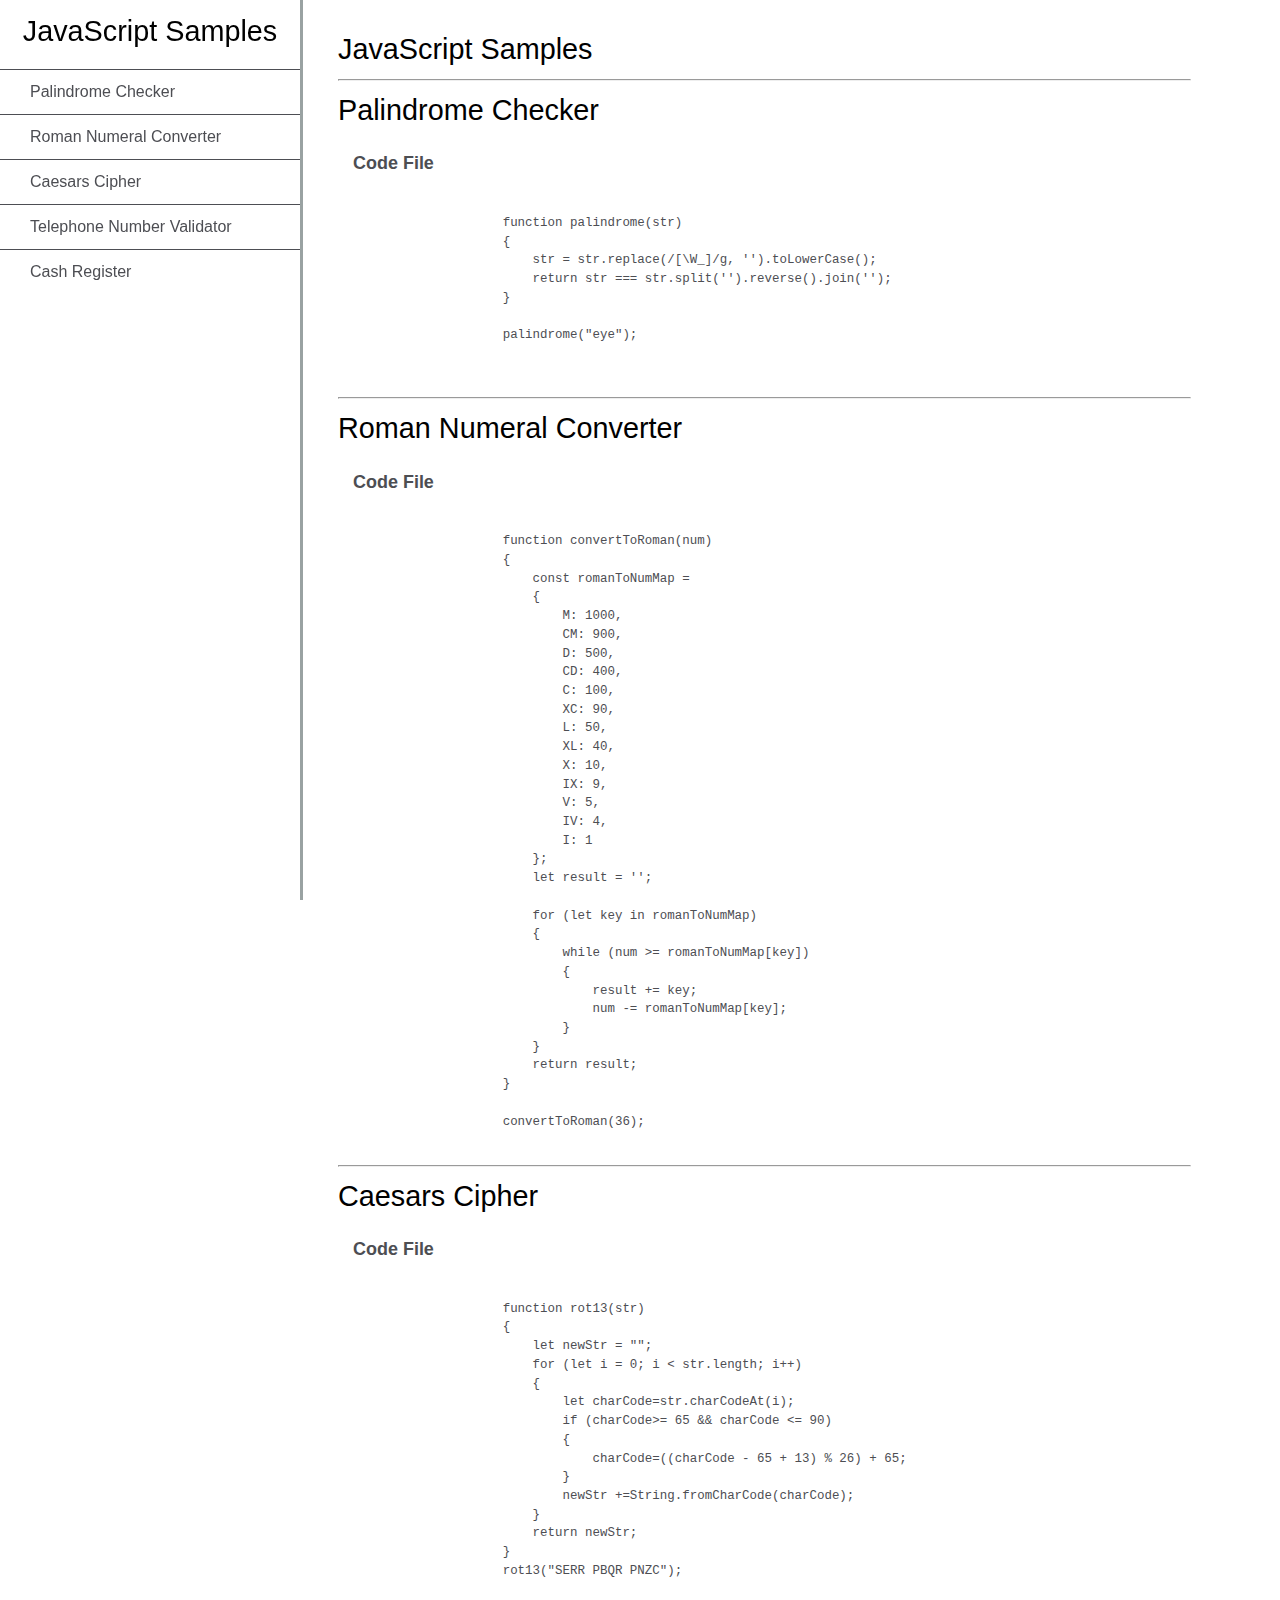
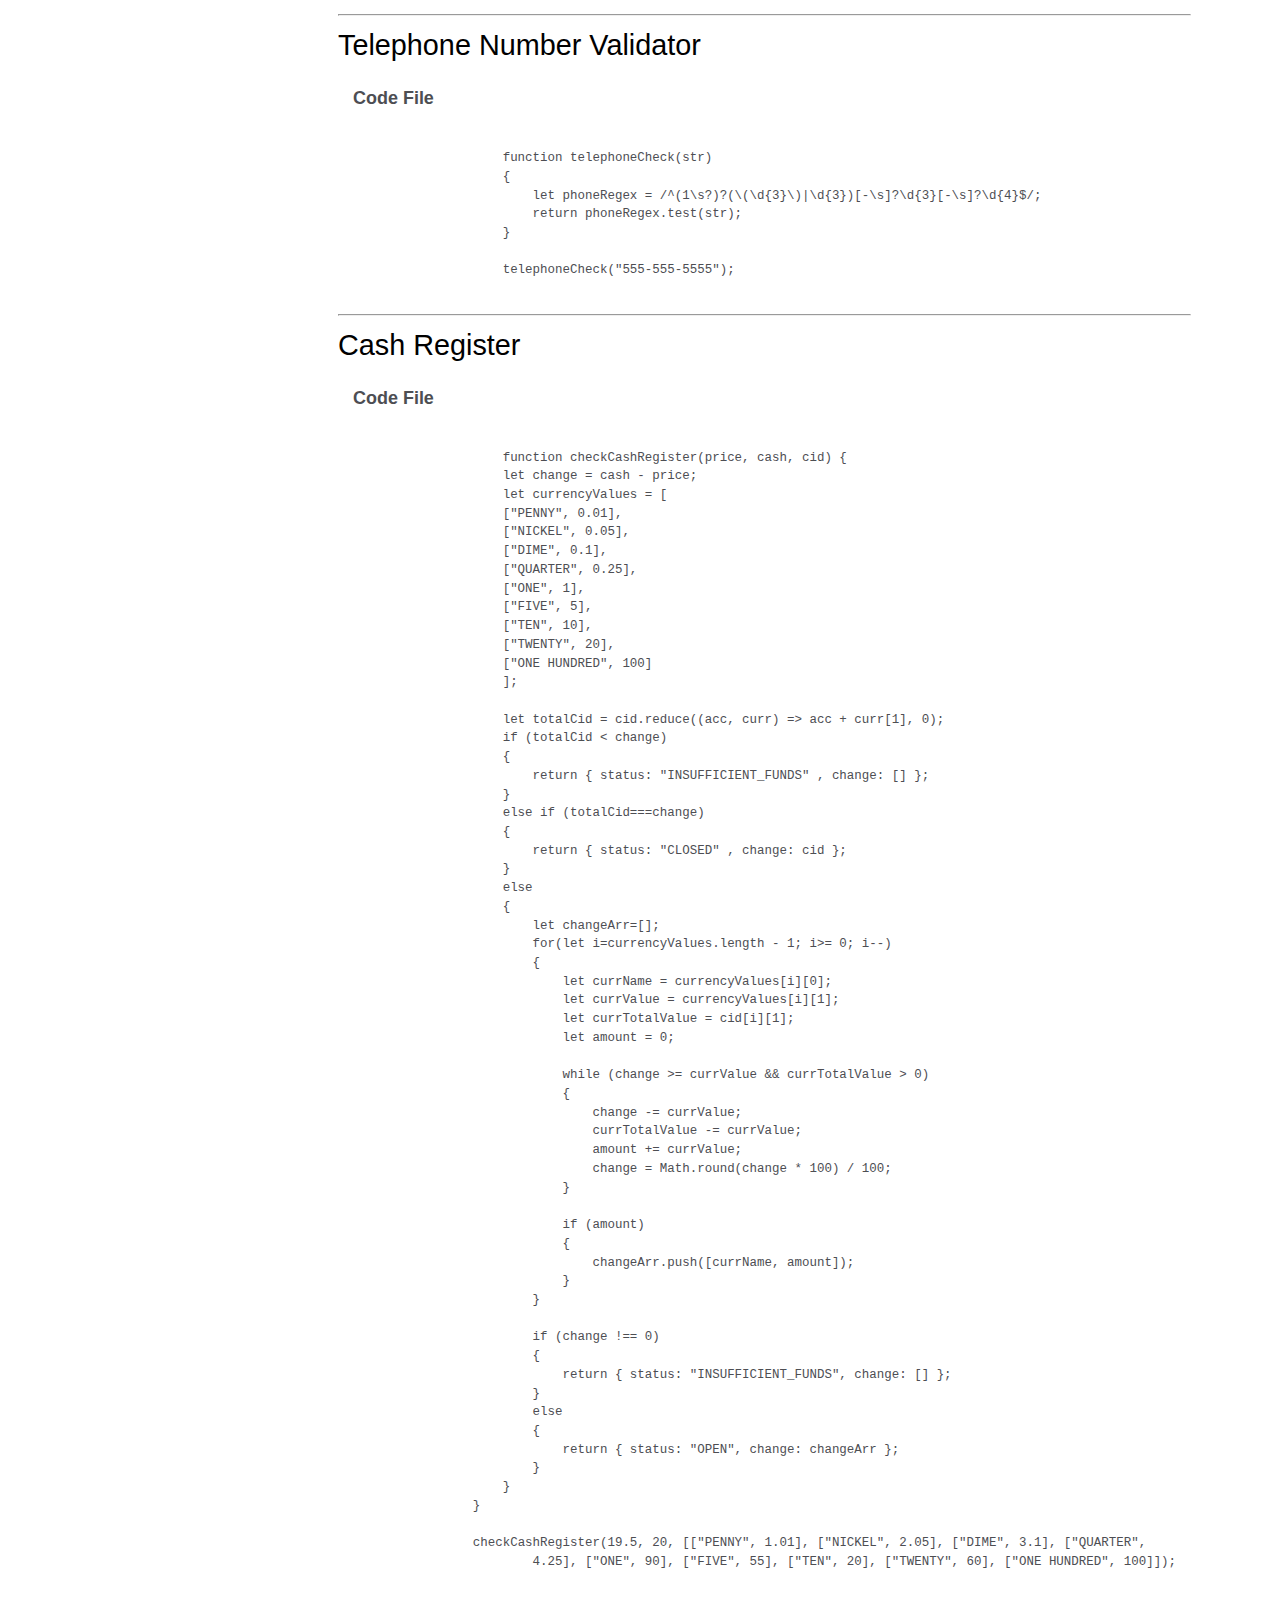
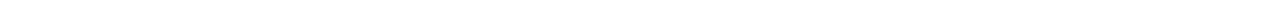
<file: javascript-page.html>
<!DOCTYPE html>
<html lang="en">

<head>
    <meta charset="UTF-8">
    <meta name="viewport" content="width=device-width, initial-scale=1.0">
    <meta name="description" content="JavaScript Samples" />
    <link rel="stylesheet" href="./styles.css" />
    <title>JavaScript Samples</title>
</head>

<body>
    <nav id="navbar">
        <header>JavaScript Samples</header>
        <ul>
            <li><a class="nav-link" href="#Palindrome Checker">Palindrome Checker</a></li>
            <li><a class="nav-link" href="#Roman Numeral Converter">Roman Numeral Converter</a></li>
            <li><a class="nav-link" href="#Caesars Cipher">Caesars Cipher</a></li>
            <li><a class="nav-link" href="#Telephone Number Validator">Telephone Number Validator</a></li>
            <li><a class="nav-link" href="#Cash Register">Cash Register</a></li>
        </ul>
    </nav>

    <main id="main-doc">
        <section class="main-section" id="Title">
            <header>JavaScript Samples</header>
        </section>

        <hr>
        <section class="main-section" id="Palindrome Checker">
            <header>Palindrome Checker</header>
            <article>
                <h3>Code File</h3>
                <xmp>
                    function palindrome(str) 
                    {
                        str = str.replace(/[\W_]/g, '').toLowerCase();
                        return str === str.split('').reverse().join('');
                    }

                    palindrome("eye");

                </xmp>
            </article>
        </section>

        <hr>
        <section class="main-section" id="Roman Numeral Converter">
            <header>Roman Numeral Converter</header>
            <article>
                <h3>Code File</h3>
                <xmp>
                    function convertToRoman(num) 
                    {
                        const romanToNumMap = 
                        {
                            M: 1000,
                            CM: 900,
                            D: 500,
                            CD: 400,
                            C: 100,
                            XC: 90,
                            L: 50,
                            XL: 40,
                            X: 10,
                            IX: 9,
                            V: 5,
                            IV: 4,
                            I: 1
                        };
                        let result = '';

                        for (let key in romanToNumMap) 
                        {
                            while (num >= romanToNumMap[key]) 
                            {
                                result += key;
                                num -= romanToNumMap[key];
                            }
                        }
                        return result;
                    }

                    convertToRoman(36);
                </xmp>
            </article>
        </section>

        <hr>
        <section class="main-section" id="Caesars Cipher">
            <header>Caesars Cipher</header>
            <article>
                <h3>Code File</h3>
                <xmp>
                    function rot13(str)
                    {
                        let newStr = "";
                        for (let i = 0; i < str.length; i++) 
                        { 
                            let charCode=str.charCodeAt(i); 
                            if (charCode>= 65 && charCode <= 90) 
                            { 
                                charCode=((charCode - 65 + 13) % 26) + 65; 
                            } 
                            newStr +=String.fromCharCode(charCode); 
                        }
                        return newStr; 
                    } 
                    rot13("SERR PBQR PNZC"); 
                </xmp>

            </article>
        </section>
        <hr>

        <section class="main-section" id="Telephone Number Validator">
            <header>Telephone Number Validator</header>
            <article>
                <h3>Code File</h3>
                <xmp>
                    function telephoneCheck(str)
                    {
                        let phoneRegex = /^(1\s?)?(\(\d{3}\)|\d{3})[-\s]?\d{3}[-\s]?\d{4}$/;
                        return phoneRegex.test(str);
                    }

                    telephoneCheck("555-555-5555");
                </xmp>

            </article>
        </section>
        <hr>

        <section class="main-section" id="Cash Register">
            <header>Cash Register</header>
            <article>
                <h3>Code File</h3>
                <xmp>
                    function checkCashRegister(price, cash, cid) {
                    let change = cash - price;
                    let currencyValues = [
                    ["PENNY", 0.01],
                    ["NICKEL", 0.05],
                    ["DIME", 0.1],
                    ["QUARTER", 0.25],
                    ["ONE", 1],
                    ["FIVE", 5],
                    ["TEN", 10],
                    ["TWENTY", 20],
                    ["ONE HUNDRED", 100]
                    ];

                    let totalCid = cid.reduce((acc, curr) => acc + curr[1], 0);
                    if (totalCid < change) 
                    { 
                        return { status: "INSUFFICIENT_FUNDS" , change: [] }; 
                    } 
                    else if (totalCid===change) 
                    { 
                        return { status: "CLOSED" , change: cid }; 
                    } 
                    else 
                    { 
                        let changeArr=[]; 
                        for(let i=currencyValues.length - 1; i>= 0; i--)
                        {
                            let currName = currencyValues[i][0];
                            let currValue = currencyValues[i][1];
                            let currTotalValue = cid[i][1];
                            let amount = 0;

                            while (change >= currValue && currTotalValue > 0)
                            {
                                change -= currValue;
                                currTotalValue -= currValue;
                                amount += currValue;
                                change = Math.round(change * 100) / 100;
                            }

                            if (amount)
                            {
                                changeArr.push([currName, amount]);
                            }
                        }

                        if (change !== 0)
                        {
                            return { status: "INSUFFICIENT_FUNDS", change: [] };
                        }
                        else
                        {
                            return { status: "OPEN", change: changeArr };
                        }
                    }
                }

                checkCashRegister(19.5, 20, [["PENNY", 1.01], ["NICKEL", 2.05], ["DIME", 3.1], ["QUARTER",
                        4.25], ["ONE", 90], ["FIVE", 55], ["TEN", 20], ["TWENTY", 60], ["ONE HUNDRED", 100]]);
                </xmp>

            </article>
        </section>

    </main>
</body>

</html>
</file>
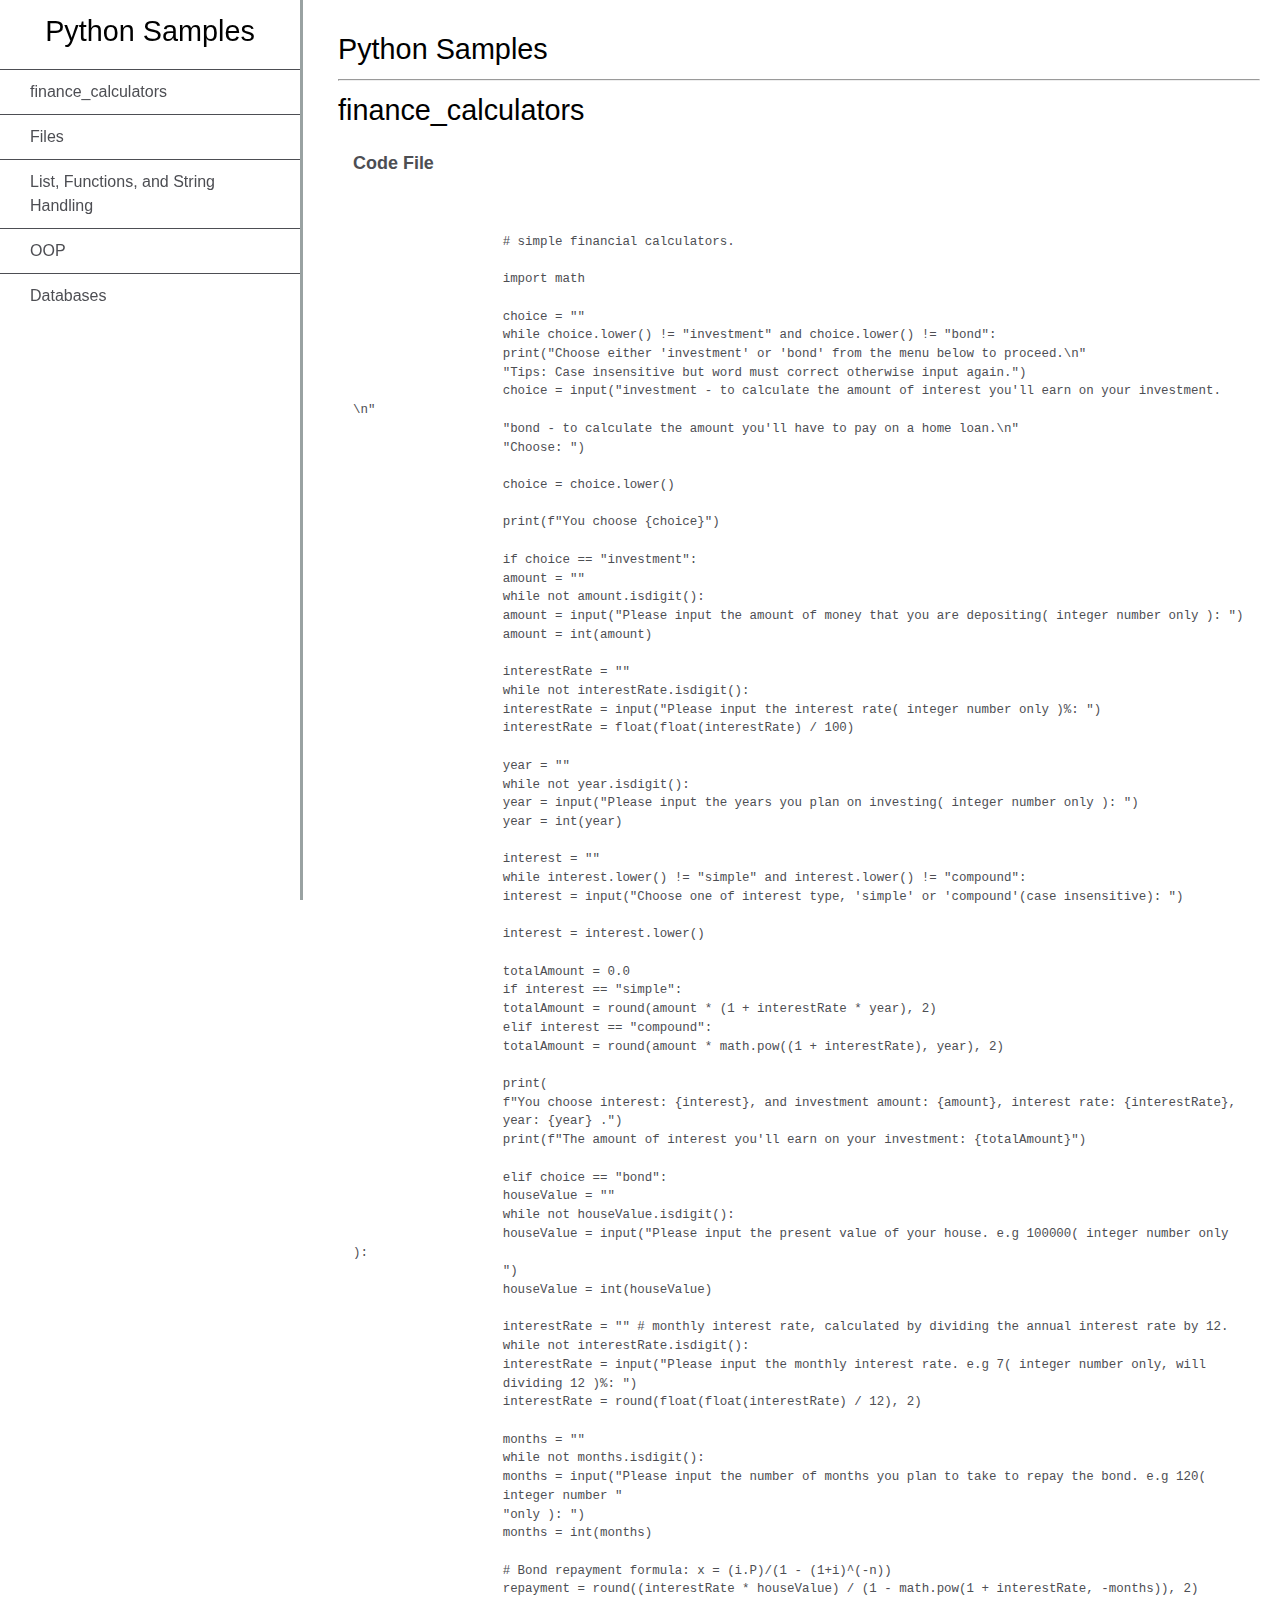
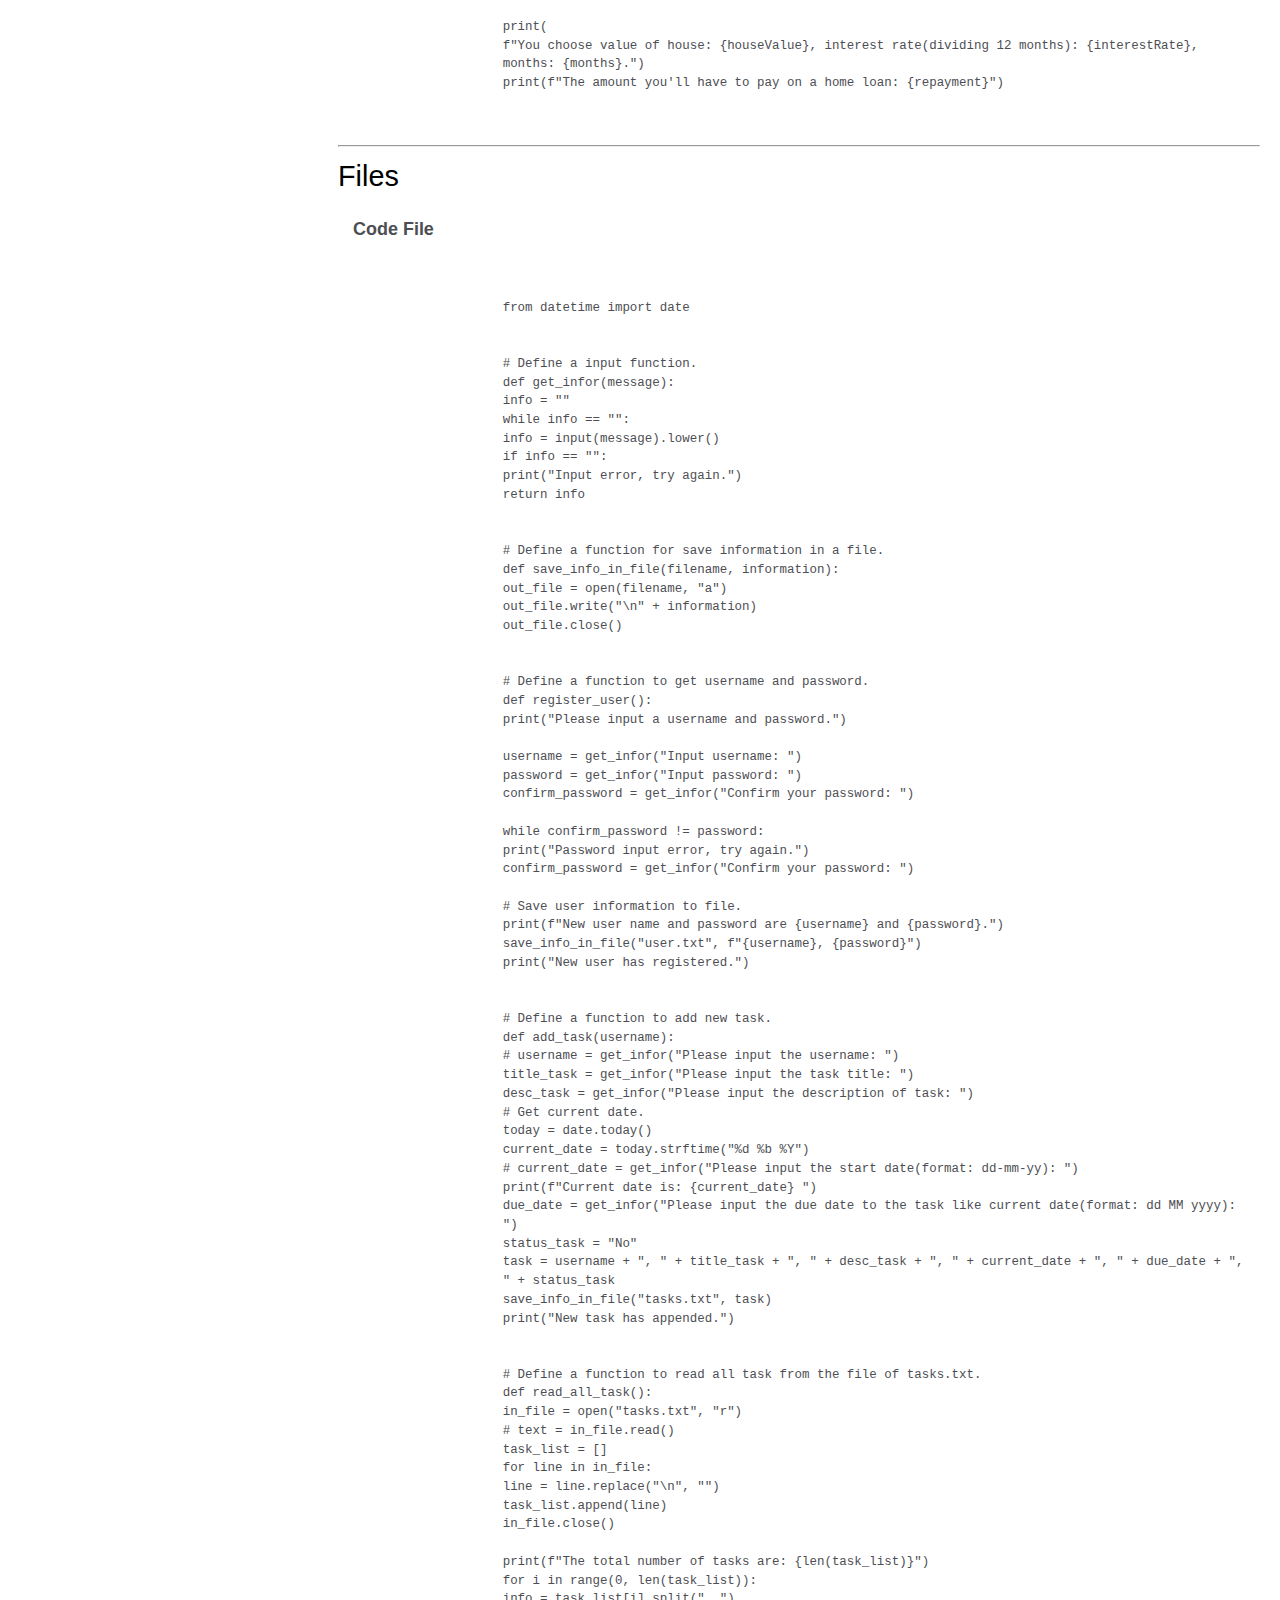
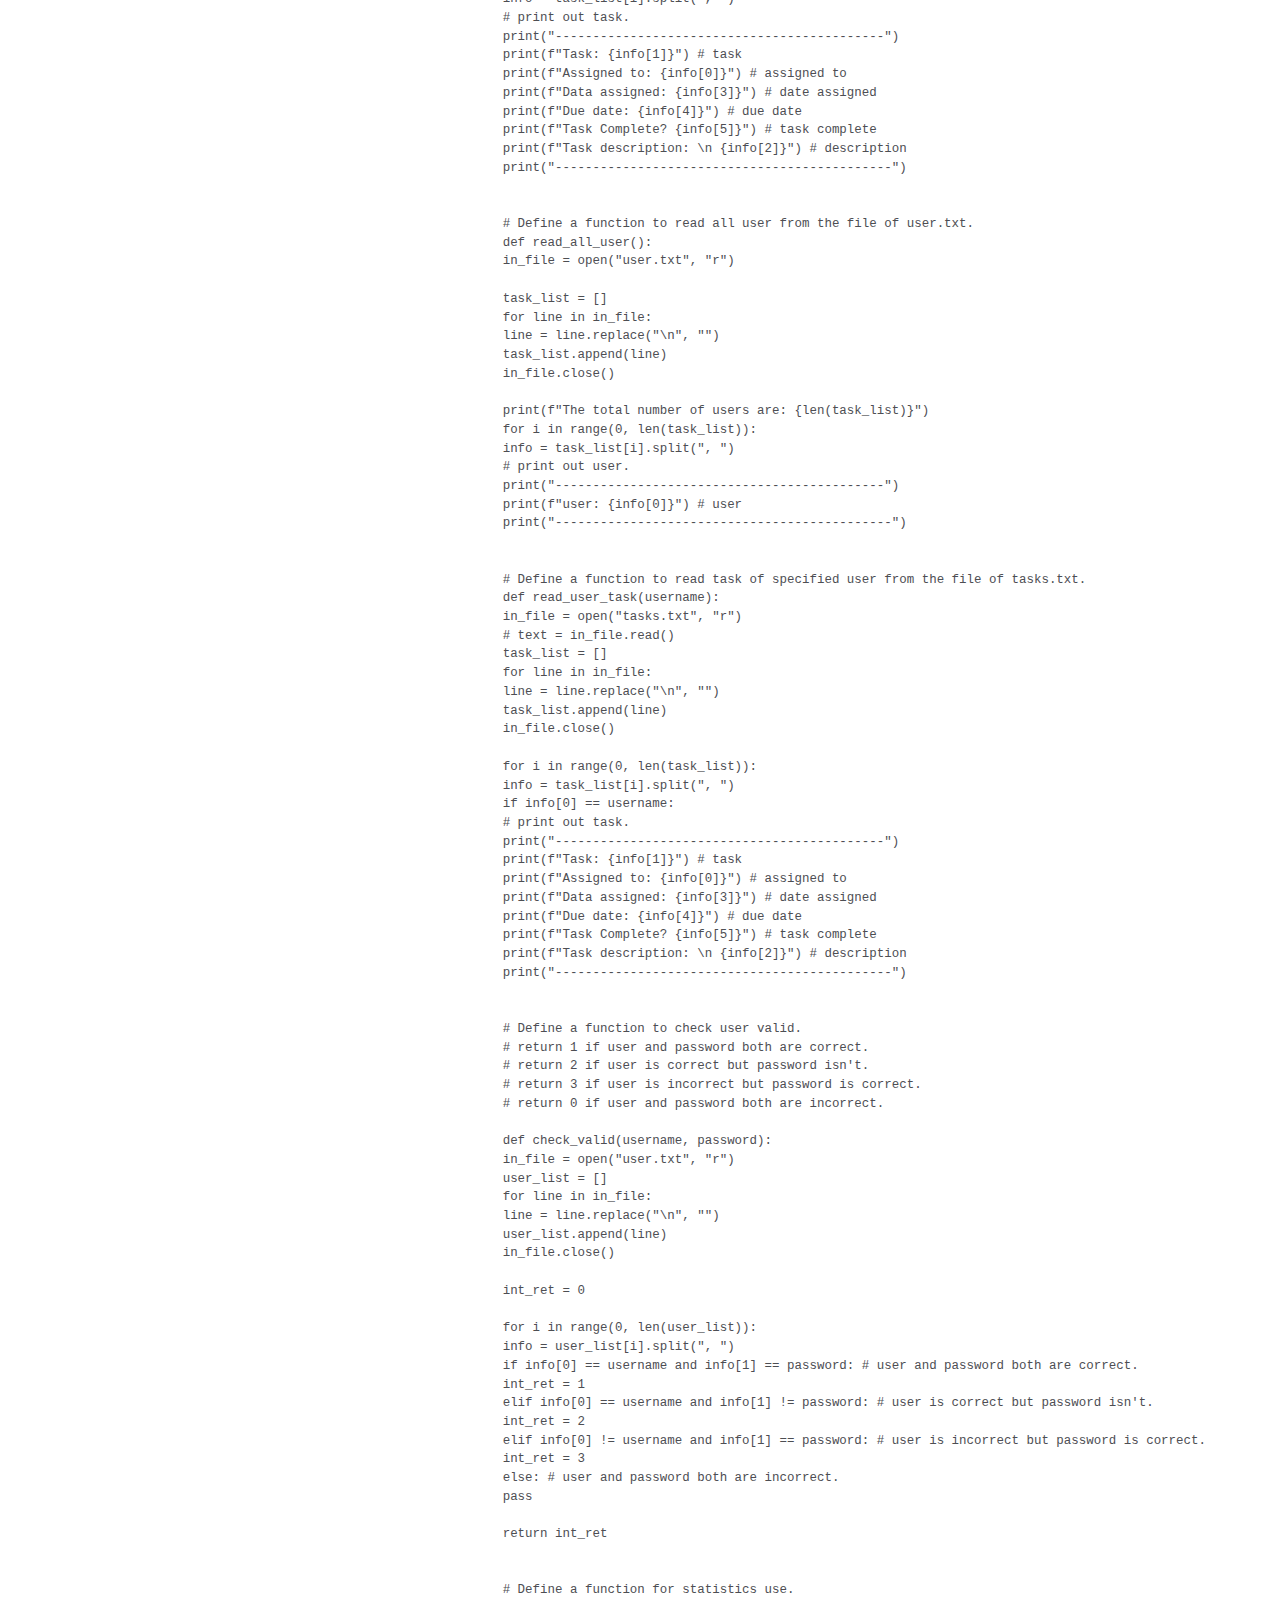
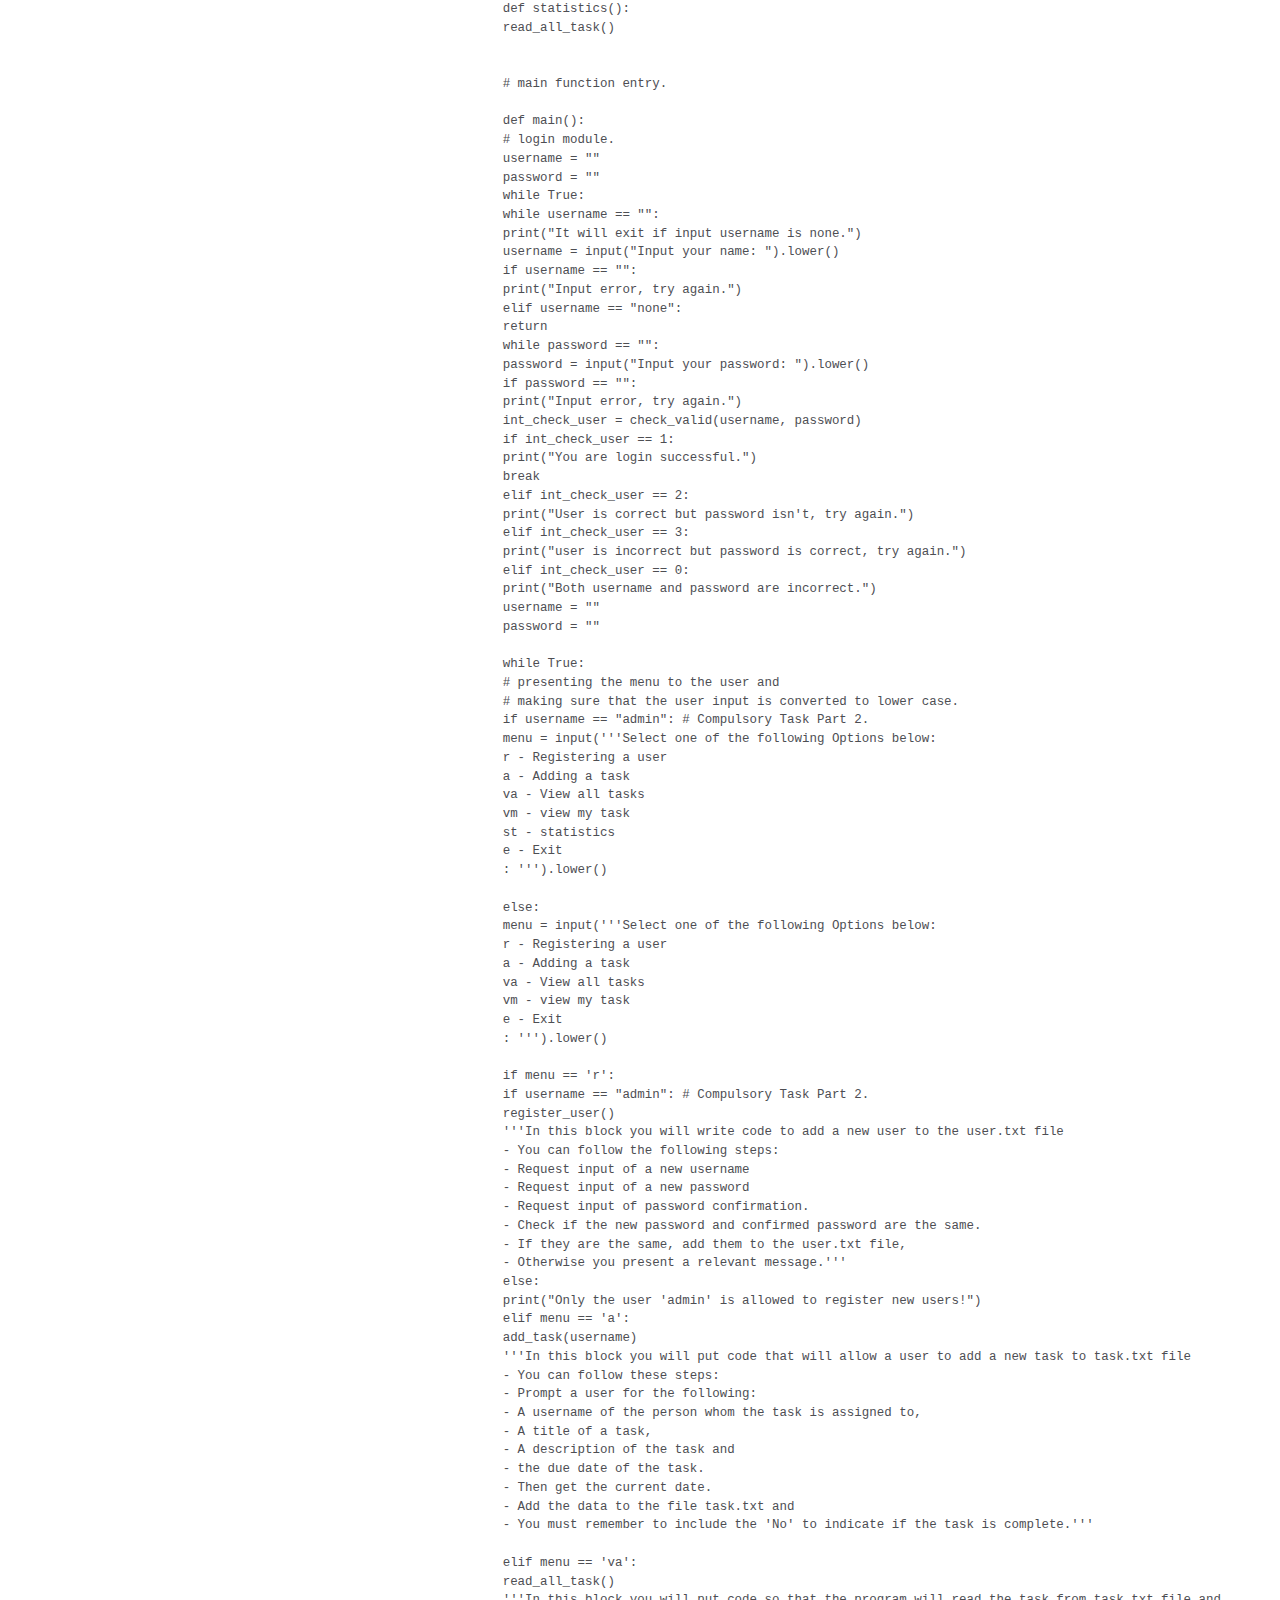
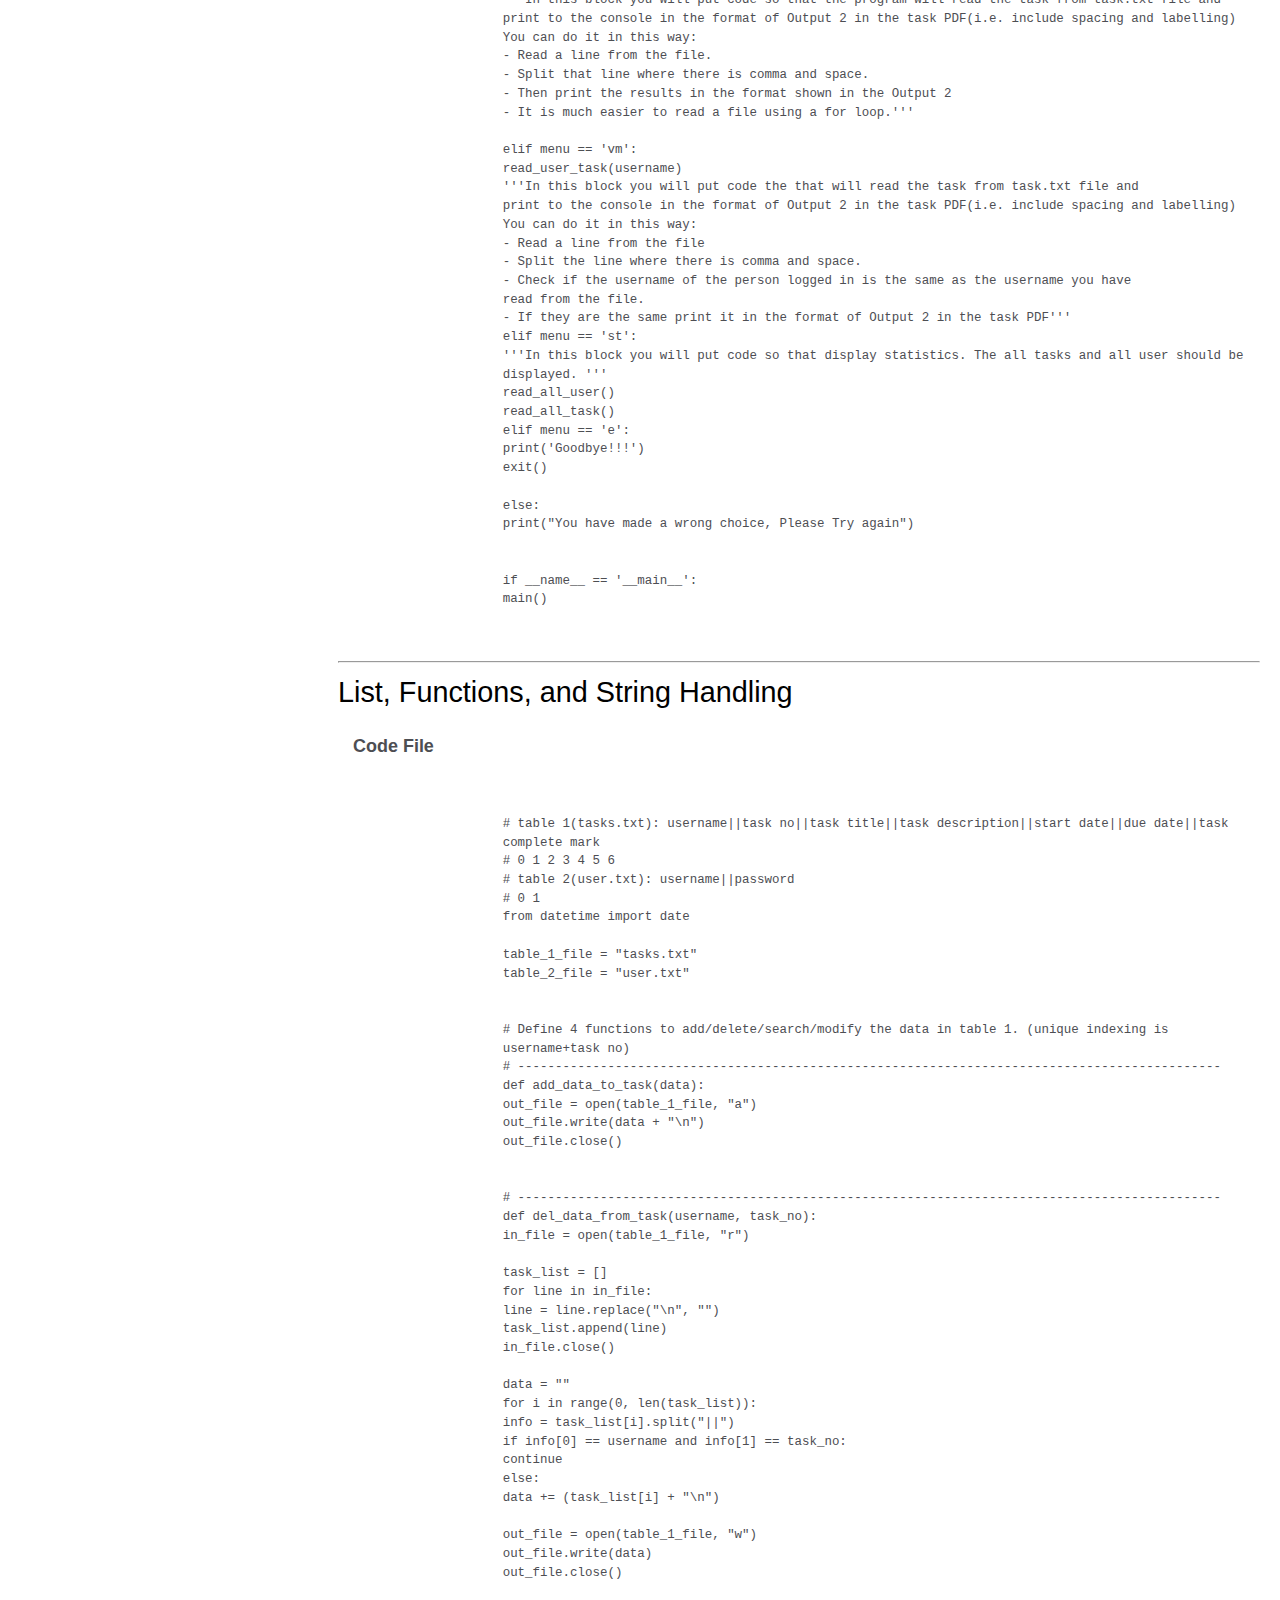
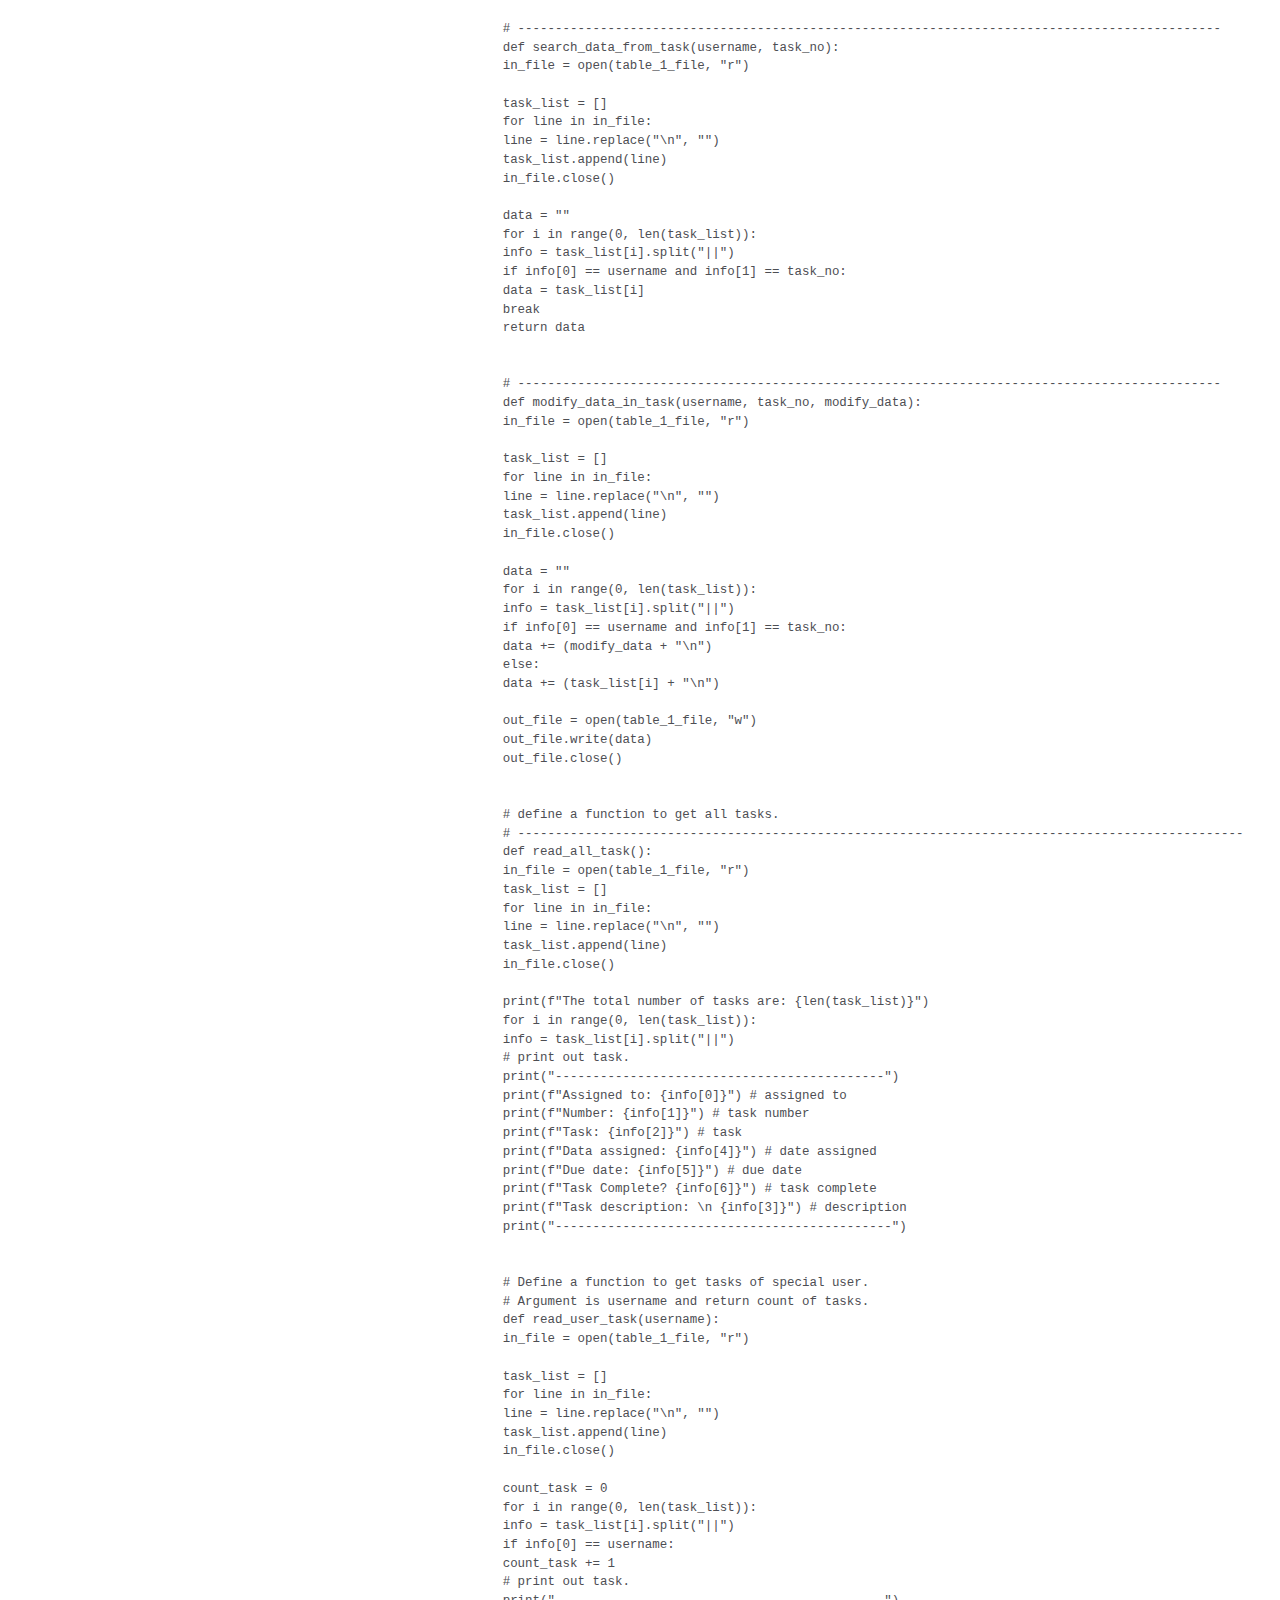
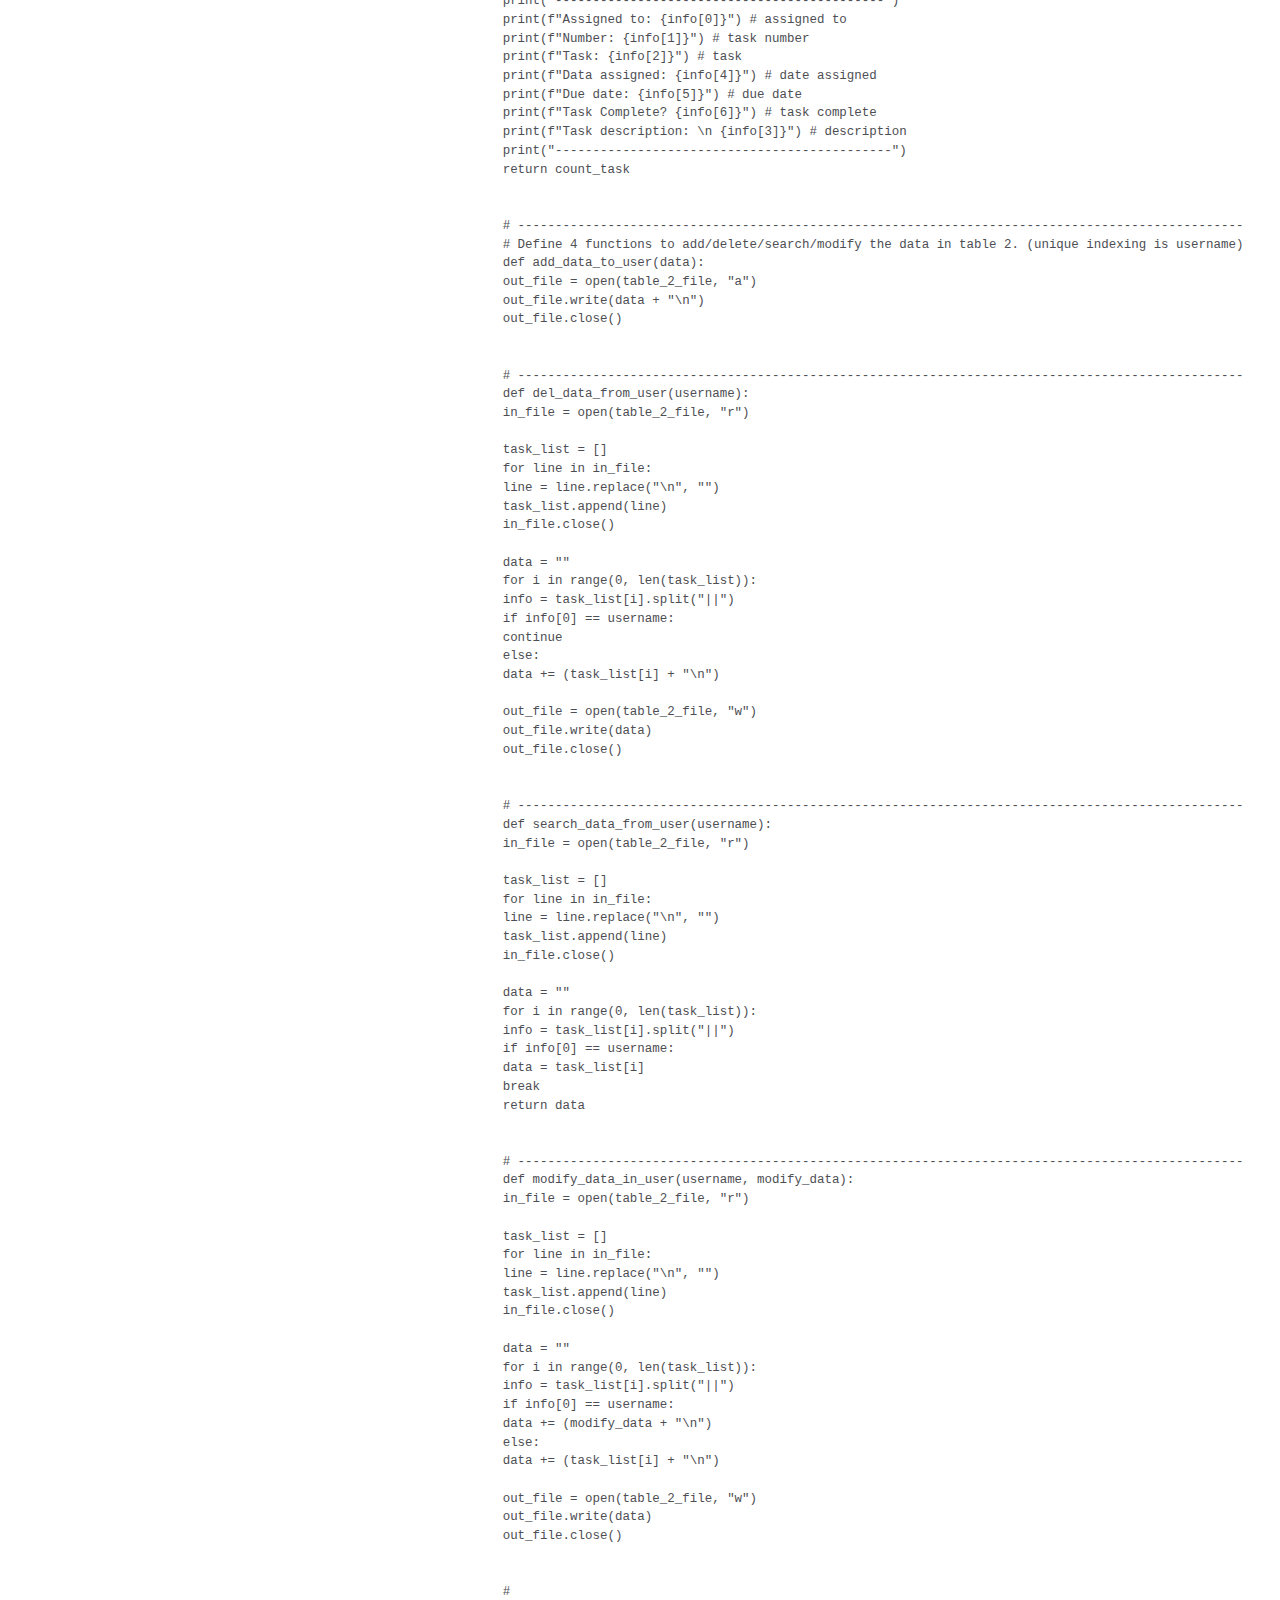
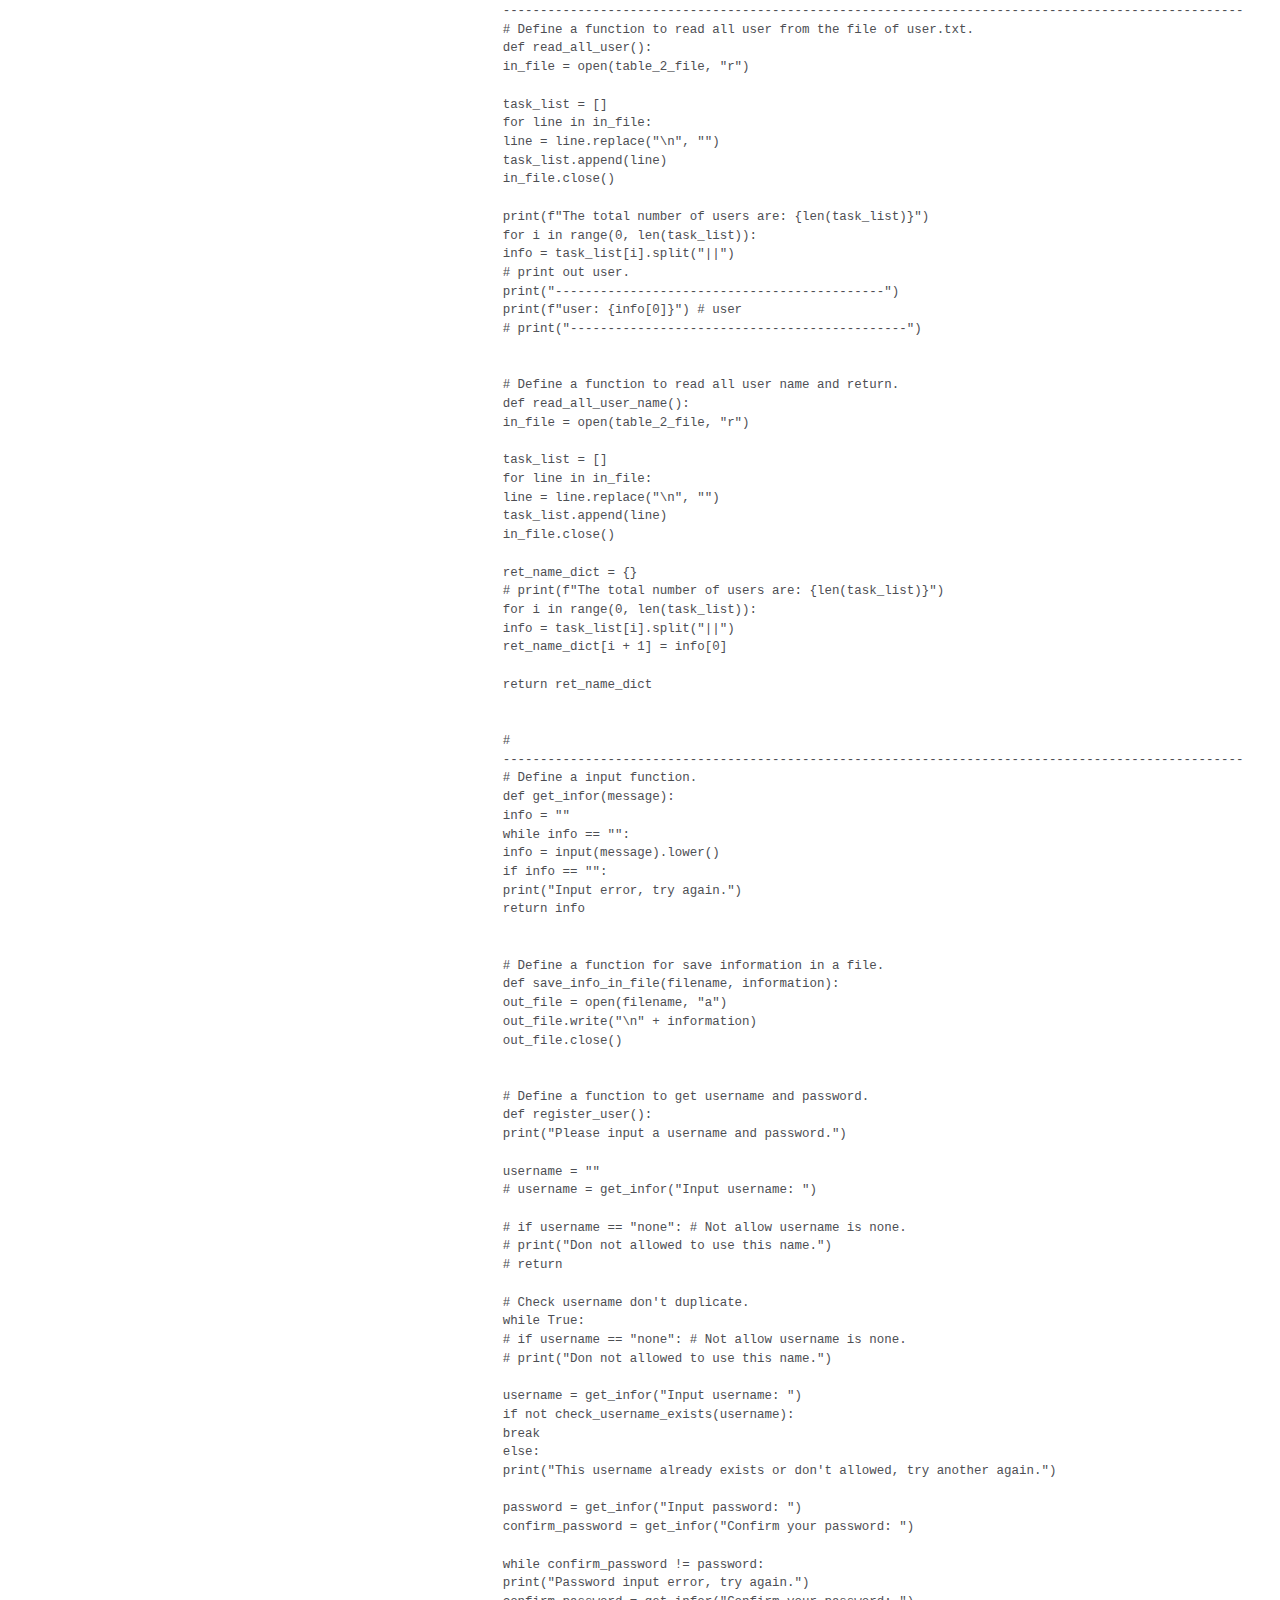
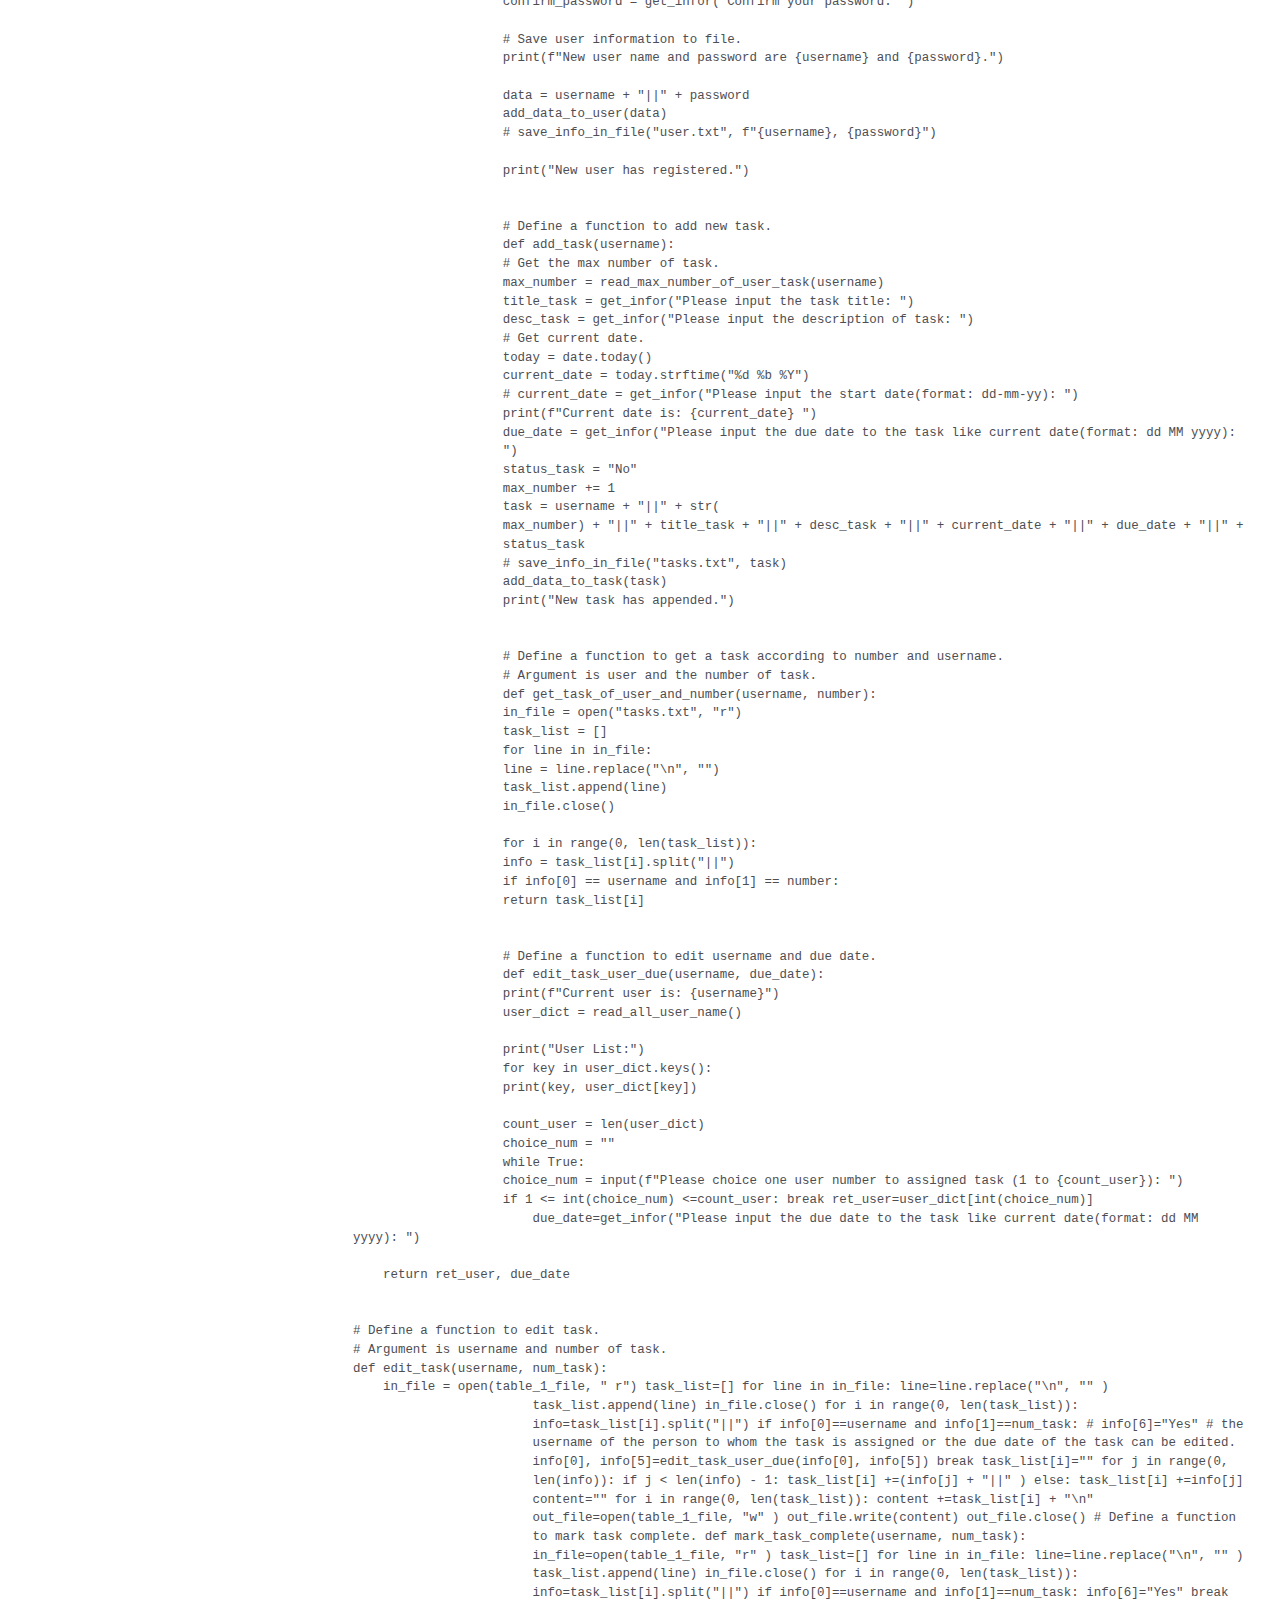
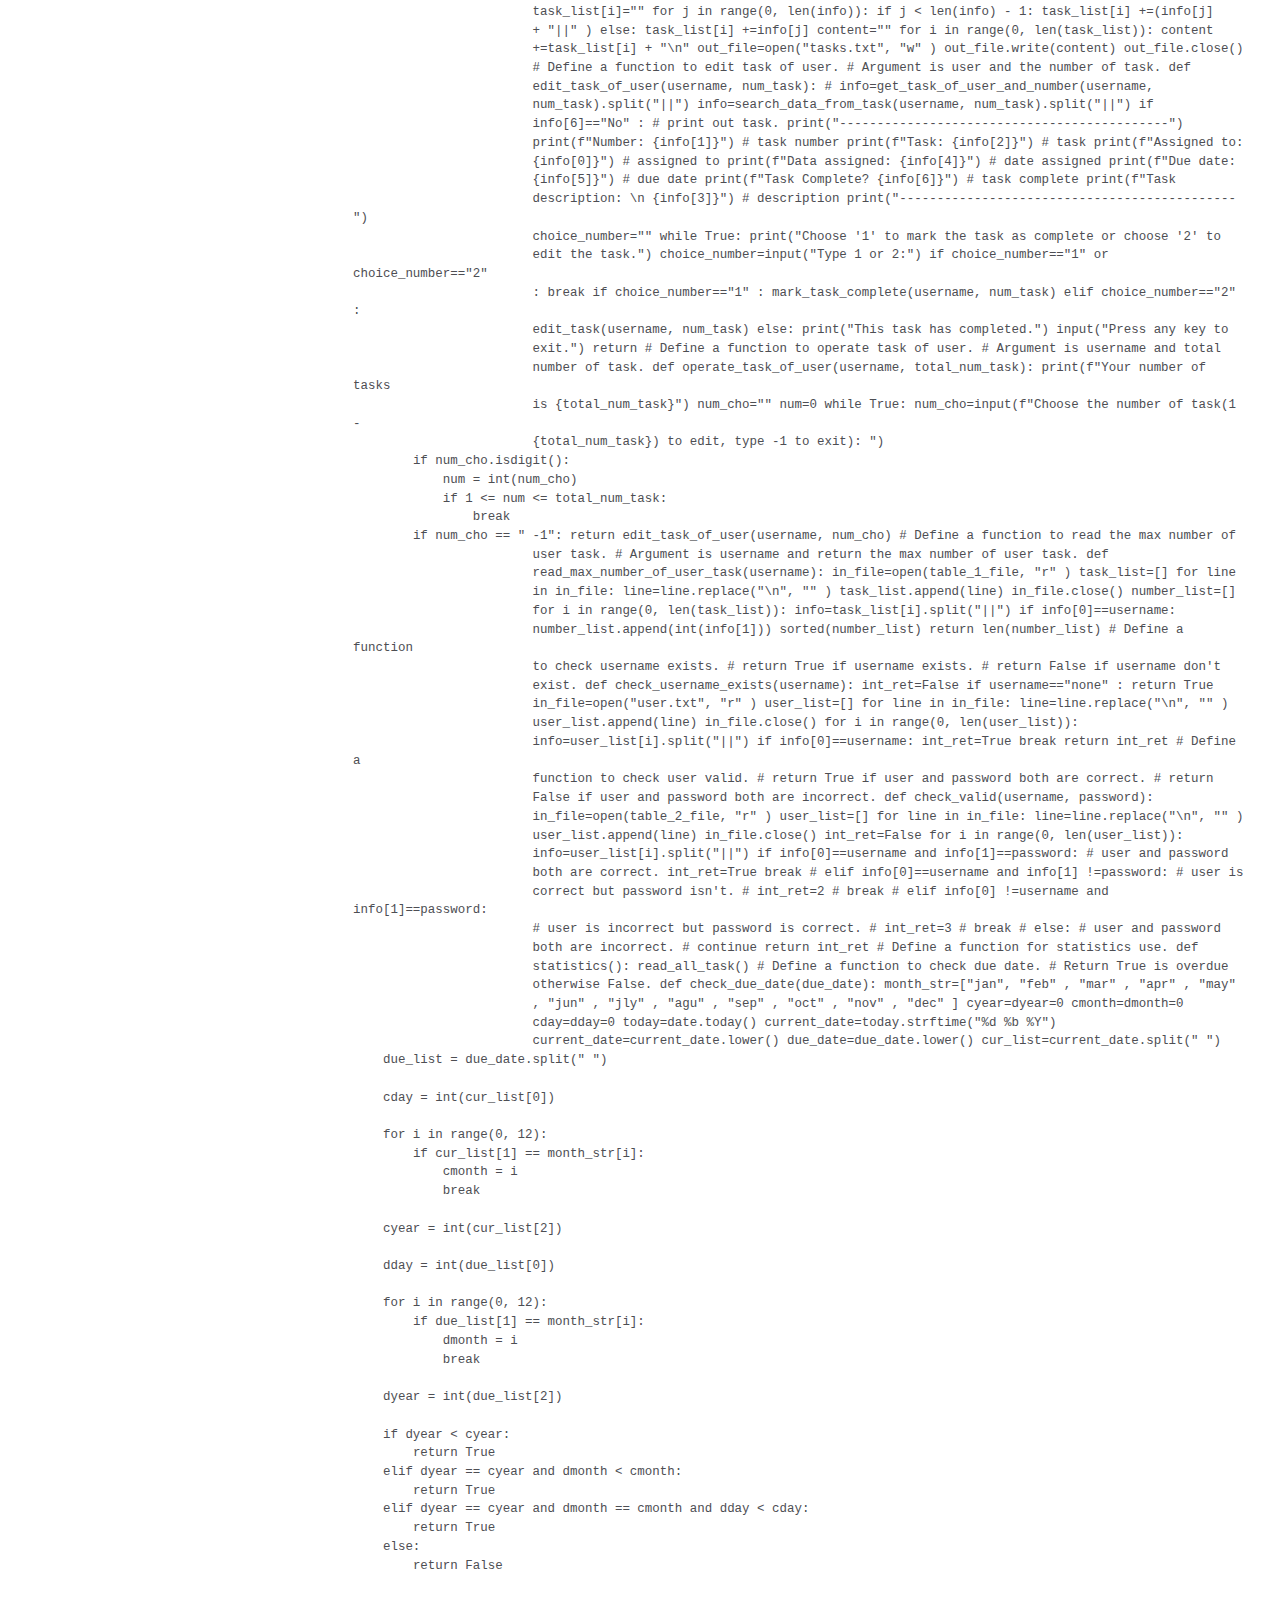
<file: python-page.html>
<!DOCTYPE html>
<html lang="en">

<head>
    <meta charset="UTF-8">
    <meta name="viewport" content="width=device-width, initial-scale=1.0">
    <meta name="description" content="Python Samples" />
    <link rel="stylesheet" href="./styles.css" />
    <title>Python Samples</title>
</head>

<body>
    <nav id="navbar">
        <header>Python Samples</header>
        <ul>
            <li><a class="nav-link" href="#finance_calculators">finance_calculators</a></li>
            <li><a class="nav-link" href="#Files">Files</a></li>
            <li><a class="nav-link" href="#List, Functions, and String Handling">List, Functions, and String
                    Handling</a></li>
            <li><a class="nav-link" href="#OOP">OOP</a></li>
            <li><a class="nav-link" href="#Databases">Databases</a></li>
        </ul>
    </nav>

    <main id="main-doc">
        <section class="main-section" id="Title">
            <header>Python Samples</header>
        </section>

        <hr>
        <section class="main-section" id="finance_calculators">
            <header>finance_calculators</header>
            <article>
                <h3>Code File</h3>
                <xmp>

                    # simple financial calculators.

                    import math

                    choice = ""
                    while choice.lower() != "investment" and choice.lower() != "bond":
                    print("Choose either 'investment' or 'bond' from the menu below to proceed.\n"
                    "Tips: Case insensitive but word must correct otherwise input again.")
                    choice = input("investment - to calculate the amount of interest you'll earn on your investment. \n"
                    "bond - to calculate the amount you'll have to pay on a home loan.\n"
                    "Choose: ")

                    choice = choice.lower()

                    print(f"You choose {choice}")

                    if choice == "investment":
                    amount = ""
                    while not amount.isdigit():
                    amount = input("Please input the amount of money that you are depositing( integer number only ): ")
                    amount = int(amount)

                    interestRate = ""
                    while not interestRate.isdigit():
                    interestRate = input("Please input the interest rate( integer number only )%: ")
                    interestRate = float(float(interestRate) / 100)

                    year = ""
                    while not year.isdigit():
                    year = input("Please input the years you plan on investing( integer number only ): ")
                    year = int(year)

                    interest = ""
                    while interest.lower() != "simple" and interest.lower() != "compound":
                    interest = input("Choose one of interest type, 'simple' or 'compound'(case insensitive): ")

                    interest = interest.lower()

                    totalAmount = 0.0
                    if interest == "simple":
                    totalAmount = round(amount * (1 + interestRate * year), 2)
                    elif interest == "compound":
                    totalAmount = round(amount * math.pow((1 + interestRate), year), 2)

                    print(
                    f"You choose interest: {interest}, and investment amount: {amount}, interest rate: {interestRate},
                    year: {year} .")
                    print(f"The amount of interest you'll earn on your investment: {totalAmount}")

                    elif choice == "bond":
                    houseValue = ""
                    while not houseValue.isdigit():
                    houseValue = input("Please input the present value of your house. e.g 100000( integer number only ):
                    ")
                    houseValue = int(houseValue)

                    interestRate = "" # monthly interest rate, calculated by dividing the annual interest rate by 12.
                    while not interestRate.isdigit():
                    interestRate = input("Please input the monthly interest rate. e.g 7( integer number only, will
                    dividing 12 )%: ")
                    interestRate = round(float(float(interestRate) / 12), 2)

                    months = ""
                    while not months.isdigit():
                    months = input("Please input the number of months you plan to take to repay the bond. e.g 120(
                    integer number "
                    "only ): ")
                    months = int(months)

                    # Bond repayment formula: x = (i.P)/(1 - (1+i)^(-n))
                    repayment = round((interestRate * houseValue) / (1 - math.pow(1 + interestRate, -months)), 2)

                    print(
                    f"You choose value of house: {houseValue}, interest rate(dividing 12 months): {interestRate},
                    months: {months}.")
                    print(f"The amount you'll have to pay on a home loan: {repayment}")

                </xmp>
            </article>
        </section>

        <hr>
        <section class="main-section" id="Files">
            <header>Files</header>
            <article>
                <h3>Code File</h3>
                <xmp>

                    from datetime import date


                    # Define a input function.
                    def get_infor(message):
                    info = ""
                    while info == "":
                    info = input(message).lower()
                    if info == "":
                    print("Input error, try again.")
                    return info


                    # Define a function for save information in a file.
                    def save_info_in_file(filename, information):
                    out_file = open(filename, "a")
                    out_file.write("\n" + information)
                    out_file.close()


                    # Define a function to get username and password.
                    def register_user():
                    print("Please input a username and password.")

                    username = get_infor("Input username: ")
                    password = get_infor("Input password: ")
                    confirm_password = get_infor("Confirm your password: ")

                    while confirm_password != password:
                    print("Password input error, try again.")
                    confirm_password = get_infor("Confirm your password: ")

                    # Save user information to file.
                    print(f"New user name and password are {username} and {password}.")
                    save_info_in_file("user.txt", f"{username}, {password}")
                    print("New user has registered.")


                    # Define a function to add new task.
                    def add_task(username):
                    # username = get_infor("Please input the username: ")
                    title_task = get_infor("Please input the task title: ")
                    desc_task = get_infor("Please input the description of task: ")
                    # Get current date.
                    today = date.today()
                    current_date = today.strftime("%d %b %Y")
                    # current_date = get_infor("Please input the start date(format: dd-mm-yy): ")
                    print(f"Current date is: {current_date} ")
                    due_date = get_infor("Please input the due date to the task like current date(format: dd MM yyyy):
                    ")
                    status_task = "No"
                    task = username + ", " + title_task + ", " + desc_task + ", " + current_date + ", " + due_date + ",
                    " + status_task
                    save_info_in_file("tasks.txt", task)
                    print("New task has appended.")


                    # Define a function to read all task from the file of tasks.txt.
                    def read_all_task():
                    in_file = open("tasks.txt", "r")
                    # text = in_file.read()
                    task_list = []
                    for line in in_file:
                    line = line.replace("\n", "")
                    task_list.append(line)
                    in_file.close()

                    print(f"The total number of tasks are: {len(task_list)}")
                    for i in range(0, len(task_list)):
                    info = task_list[i].split(", ")
                    # print out task.
                    print("--------------------------------------------")
                    print(f"Task: {info[1]}") # task
                    print(f"Assigned to: {info[0]}") # assigned to
                    print(f"Data assigned: {info[3]}") # date assigned
                    print(f"Due date: {info[4]}") # due date
                    print(f"Task Complete? {info[5]}") # task complete
                    print(f"Task description: \n {info[2]}") # description
                    print("---------------------------------------------")


                    # Define a function to read all user from the file of user.txt.
                    def read_all_user():
                    in_file = open("user.txt", "r")

                    task_list = []
                    for line in in_file:
                    line = line.replace("\n", "")
                    task_list.append(line)
                    in_file.close()

                    print(f"The total number of users are: {len(task_list)}")
                    for i in range(0, len(task_list)):
                    info = task_list[i].split(", ")
                    # print out user.
                    print("--------------------------------------------")
                    print(f"user: {info[0]}") # user
                    print("---------------------------------------------")


                    # Define a function to read task of specified user from the file of tasks.txt.
                    def read_user_task(username):
                    in_file = open("tasks.txt", "r")
                    # text = in_file.read()
                    task_list = []
                    for line in in_file:
                    line = line.replace("\n", "")
                    task_list.append(line)
                    in_file.close()

                    for i in range(0, len(task_list)):
                    info = task_list[i].split(", ")
                    if info[0] == username:
                    # print out task.
                    print("--------------------------------------------")
                    print(f"Task: {info[1]}") # task
                    print(f"Assigned to: {info[0]}") # assigned to
                    print(f"Data assigned: {info[3]}") # date assigned
                    print(f"Due date: {info[4]}") # due date
                    print(f"Task Complete? {info[5]}") # task complete
                    print(f"Task description: \n {info[2]}") # description
                    print("---------------------------------------------")


                    # Define a function to check user valid.
                    # return 1 if user and password both are correct.
                    # return 2 if user is correct but password isn't.
                    # return 3 if user is incorrect but password is correct.
                    # return 0 if user and password both are incorrect.

                    def check_valid(username, password):
                    in_file = open("user.txt", "r")
                    user_list = []
                    for line in in_file:
                    line = line.replace("\n", "")
                    user_list.append(line)
                    in_file.close()

                    int_ret = 0

                    for i in range(0, len(user_list)):
                    info = user_list[i].split(", ")
                    if info[0] == username and info[1] == password: # user and password both are correct.
                    int_ret = 1
                    elif info[0] == username and info[1] != password: # user is correct but password isn't.
                    int_ret = 2
                    elif info[0] != username and info[1] == password: # user is incorrect but password is correct.
                    int_ret = 3
                    else: # user and password both are incorrect.
                    pass

                    return int_ret


                    # Define a function for statistics use.
                    def statistics():
                    read_all_task()


                    # main function entry.

                    def main():
                    # login module.
                    username = ""
                    password = ""
                    while True:
                    while username == "":
                    print("It will exit if input username is none.")
                    username = input("Input your name: ").lower()
                    if username == "":
                    print("Input error, try again.")
                    elif username == "none":
                    return
                    while password == "":
                    password = input("Input your password: ").lower()
                    if password == "":
                    print("Input error, try again.")
                    int_check_user = check_valid(username, password)
                    if int_check_user == 1:
                    print("You are login successful.")
                    break
                    elif int_check_user == 2:
                    print("User is correct but password isn't, try again.")
                    elif int_check_user == 3:
                    print("user is incorrect but password is correct, try again.")
                    elif int_check_user == 0:
                    print("Both username and password are incorrect.")
                    username = ""
                    password = ""

                    while True:
                    # presenting the menu to the user and
                    # making sure that the user input is converted to lower case.
                    if username == "admin": # Compulsory Task Part 2.
                    menu = input('''Select one of the following Options below:
                    r - Registering a user
                    a - Adding a task
                    va - View all tasks
                    vm - view my task
                    st - statistics
                    e - Exit
                    : ''').lower()

                    else:
                    menu = input('''Select one of the following Options below:
                    r - Registering a user
                    a - Adding a task
                    va - View all tasks
                    vm - view my task
                    e - Exit
                    : ''').lower()

                    if menu == 'r':
                    if username == "admin": # Compulsory Task Part 2.
                    register_user()
                    '''In this block you will write code to add a new user to the user.txt file
                    - You can follow the following steps:
                    - Request input of a new username
                    - Request input of a new password
                    - Request input of password confirmation.
                    - Check if the new password and confirmed password are the same.
                    - If they are the same, add them to the user.txt file,
                    - Otherwise you present a relevant message.'''
                    else:
                    print("Only the user 'admin' is allowed to register new users!")
                    elif menu == 'a':
                    add_task(username)
                    '''In this block you will put code that will allow a user to add a new task to task.txt file
                    - You can follow these steps:
                    - Prompt a user for the following:
                    - A username of the person whom the task is assigned to,
                    - A title of a task,
                    - A description of the task and
                    - the due date of the task.
                    - Then get the current date.
                    - Add the data to the file task.txt and
                    - You must remember to include the 'No' to indicate if the task is complete.'''

                    elif menu == 'va':
                    read_all_task()
                    '''In this block you will put code so that the program will read the task from task.txt file and
                    print to the console in the format of Output 2 in the task PDF(i.e. include spacing and labelling)
                    You can do it in this way:
                    - Read a line from the file.
                    - Split that line where there is comma and space.
                    - Then print the results in the format shown in the Output 2
                    - It is much easier to read a file using a for loop.'''

                    elif menu == 'vm':
                    read_user_task(username)
                    '''In this block you will put code the that will read the task from task.txt file and
                    print to the console in the format of Output 2 in the task PDF(i.e. include spacing and labelling)
                    You can do it in this way:
                    - Read a line from the file
                    - Split the line where there is comma and space.
                    - Check if the username of the person logged in is the same as the username you have
                    read from the file.
                    - If they are the same print it in the format of Output 2 in the task PDF'''
                    elif menu == 'st':
                    '''In this block you will put code so that display statistics. The all tasks and all user should be
                    displayed. '''
                    read_all_user()
                    read_all_task()
                    elif menu == 'e':
                    print('Goodbye!!!')
                    exit()

                    else:
                    print("You have made a wrong choice, Please Try again")


                    if __name__ == '__main__':
                    main()

                </xmp>
            </article>
        </section>

        <hr>
        <section class="main-section" id="List, Functions, and String Handling">
            <header>List, Functions, and String Handling</header>
            <article>
                <h3>Code File</h3>
                <xmp>

                    # table 1(tasks.txt): username||task no||task title||task description||start date||due date||task
                    complete mark
                    # 0 1 2 3 4 5 6
                    # table 2(user.txt): username||password
                    # 0 1
                    from datetime import date

                    table_1_file = "tasks.txt"
                    table_2_file = "user.txt"


                    # Define 4 functions to add/delete/search/modify the data in table 1. (unique indexing is
                    username+task no)
                    # ----------------------------------------------------------------------------------------------
                    def add_data_to_task(data):
                    out_file = open(table_1_file, "a")
                    out_file.write(data + "\n")
                    out_file.close()


                    # ----------------------------------------------------------------------------------------------
                    def del_data_from_task(username, task_no):
                    in_file = open(table_1_file, "r")

                    task_list = []
                    for line in in_file:
                    line = line.replace("\n", "")
                    task_list.append(line)
                    in_file.close()

                    data = ""
                    for i in range(0, len(task_list)):
                    info = task_list[i].split("||")
                    if info[0] == username and info[1] == task_no:
                    continue
                    else:
                    data += (task_list[i] + "\n")

                    out_file = open(table_1_file, "w")
                    out_file.write(data)
                    out_file.close()


                    # ----------------------------------------------------------------------------------------------
                    def search_data_from_task(username, task_no):
                    in_file = open(table_1_file, "r")

                    task_list = []
                    for line in in_file:
                    line = line.replace("\n", "")
                    task_list.append(line)
                    in_file.close()

                    data = ""
                    for i in range(0, len(task_list)):
                    info = task_list[i].split("||")
                    if info[0] == username and info[1] == task_no:
                    data = task_list[i]
                    break
                    return data


                    # ----------------------------------------------------------------------------------------------
                    def modify_data_in_task(username, task_no, modify_data):
                    in_file = open(table_1_file, "r")

                    task_list = []
                    for line in in_file:
                    line = line.replace("\n", "")
                    task_list.append(line)
                    in_file.close()

                    data = ""
                    for i in range(0, len(task_list)):
                    info = task_list[i].split("||")
                    if info[0] == username and info[1] == task_no:
                    data += (modify_data + "\n")
                    else:
                    data += (task_list[i] + "\n")

                    out_file = open(table_1_file, "w")
                    out_file.write(data)
                    out_file.close()


                    # define a function to get all tasks.
                    # -------------------------------------------------------------------------------------------------
                    def read_all_task():
                    in_file = open(table_1_file, "r")
                    task_list = []
                    for line in in_file:
                    line = line.replace("\n", "")
                    task_list.append(line)
                    in_file.close()

                    print(f"The total number of tasks are: {len(task_list)}")
                    for i in range(0, len(task_list)):
                    info = task_list[i].split("||")
                    # print out task.
                    print("--------------------------------------------")
                    print(f"Assigned to: {info[0]}") # assigned to
                    print(f"Number: {info[1]}") # task number
                    print(f"Task: {info[2]}") # task
                    print(f"Data assigned: {info[4]}") # date assigned
                    print(f"Due date: {info[5]}") # due date
                    print(f"Task Complete? {info[6]}") # task complete
                    print(f"Task description: \n {info[3]}") # description
                    print("---------------------------------------------")


                    # Define a function to get tasks of special user.
                    # Argument is username and return count of tasks.
                    def read_user_task(username):
                    in_file = open(table_1_file, "r")

                    task_list = []
                    for line in in_file:
                    line = line.replace("\n", "")
                    task_list.append(line)
                    in_file.close()

                    count_task = 0
                    for i in range(0, len(task_list)):
                    info = task_list[i].split("||")
                    if info[0] == username:
                    count_task += 1
                    # print out task.
                    print("--------------------------------------------")
                    print(f"Assigned to: {info[0]}") # assigned to
                    print(f"Number: {info[1]}") # task number
                    print(f"Task: {info[2]}") # task
                    print(f"Data assigned: {info[4]}") # date assigned
                    print(f"Due date: {info[5]}") # due date
                    print(f"Task Complete? {info[6]}") # task complete
                    print(f"Task description: \n {info[3]}") # description
                    print("---------------------------------------------")
                    return count_task


                    # -------------------------------------------------------------------------------------------------
                    # Define 4 functions to add/delete/search/modify the data in table 2. (unique indexing is username)
                    def add_data_to_user(data):
                    out_file = open(table_2_file, "a")
                    out_file.write(data + "\n")
                    out_file.close()


                    # -------------------------------------------------------------------------------------------------
                    def del_data_from_user(username):
                    in_file = open(table_2_file, "r")

                    task_list = []
                    for line in in_file:
                    line = line.replace("\n", "")
                    task_list.append(line)
                    in_file.close()

                    data = ""
                    for i in range(0, len(task_list)):
                    info = task_list[i].split("||")
                    if info[0] == username:
                    continue
                    else:
                    data += (task_list[i] + "\n")

                    out_file = open(table_2_file, "w")
                    out_file.write(data)
                    out_file.close()


                    # -------------------------------------------------------------------------------------------------
                    def search_data_from_user(username):
                    in_file = open(table_2_file, "r")

                    task_list = []
                    for line in in_file:
                    line = line.replace("\n", "")
                    task_list.append(line)
                    in_file.close()

                    data = ""
                    for i in range(0, len(task_list)):
                    info = task_list[i].split("||")
                    if info[0] == username:
                    data = task_list[i]
                    break
                    return data


                    # -------------------------------------------------------------------------------------------------
                    def modify_data_in_user(username, modify_data):
                    in_file = open(table_2_file, "r")

                    task_list = []
                    for line in in_file:
                    line = line.replace("\n", "")
                    task_list.append(line)
                    in_file.close()

                    data = ""
                    for i in range(0, len(task_list)):
                    info = task_list[i].split("||")
                    if info[0] == username:
                    data += (modify_data + "\n")
                    else:
                    data += (task_list[i] + "\n")

                    out_file = open(table_2_file, "w")
                    out_file.write(data)
                    out_file.close()


                    #
                    ---------------------------------------------------------------------------------------------------
                    # Define a function to read all user from the file of user.txt.
                    def read_all_user():
                    in_file = open(table_2_file, "r")

                    task_list = []
                    for line in in_file:
                    line = line.replace("\n", "")
                    task_list.append(line)
                    in_file.close()

                    print(f"The total number of users are: {len(task_list)}")
                    for i in range(0, len(task_list)):
                    info = task_list[i].split("||")
                    # print out user.
                    print("--------------------------------------------")
                    print(f"user: {info[0]}") # user
                    # print("---------------------------------------------")


                    # Define a function to read all user name and return.
                    def read_all_user_name():
                    in_file = open(table_2_file, "r")

                    task_list = []
                    for line in in_file:
                    line = line.replace("\n", "")
                    task_list.append(line)
                    in_file.close()

                    ret_name_dict = {}
                    # print(f"The total number of users are: {len(task_list)}")
                    for i in range(0, len(task_list)):
                    info = task_list[i].split("||")
                    ret_name_dict[i + 1] = info[0]

                    return ret_name_dict


                    #
                    ---------------------------------------------------------------------------------------------------
                    # Define a input function.
                    def get_infor(message):
                    info = ""
                    while info == "":
                    info = input(message).lower()
                    if info == "":
                    print("Input error, try again.")
                    return info


                    # Define a function for save information in a file.
                    def save_info_in_file(filename, information):
                    out_file = open(filename, "a")
                    out_file.write("\n" + information)
                    out_file.close()


                    # Define a function to get username and password.
                    def register_user():
                    print("Please input a username and password.")

                    username = ""
                    # username = get_infor("Input username: ")

                    # if username == "none": # Not allow username is none.
                    # print("Don not allowed to use this name.")
                    # return

                    # Check username don't duplicate.
                    while True:
                    # if username == "none": # Not allow username is none.
                    # print("Don not allowed to use this name.")

                    username = get_infor("Input username: ")
                    if not check_username_exists(username):
                    break
                    else:
                    print("This username already exists or don't allowed, try another again.")

                    password = get_infor("Input password: ")
                    confirm_password = get_infor("Confirm your password: ")

                    while confirm_password != password:
                    print("Password input error, try again.")
                    confirm_password = get_infor("Confirm your password: ")

                    # Save user information to file.
                    print(f"New user name and password are {username} and {password}.")

                    data = username + "||" + password
                    add_data_to_user(data)
                    # save_info_in_file("user.txt", f"{username}, {password}")

                    print("New user has registered.")


                    # Define a function to add new task.
                    def add_task(username):
                    # Get the max number of task.
                    max_number = read_max_number_of_user_task(username)
                    title_task = get_infor("Please input the task title: ")
                    desc_task = get_infor("Please input the description of task: ")
                    # Get current date.
                    today = date.today()
                    current_date = today.strftime("%d %b %Y")
                    # current_date = get_infor("Please input the start date(format: dd-mm-yy): ")
                    print(f"Current date is: {current_date} ")
                    due_date = get_infor("Please input the due date to the task like current date(format: dd MM yyyy):
                    ")
                    status_task = "No"
                    max_number += 1
                    task = username + "||" + str(
                    max_number) + "||" + title_task + "||" + desc_task + "||" + current_date + "||" + due_date + "||" +
                    status_task
                    # save_info_in_file("tasks.txt", task)
                    add_data_to_task(task)
                    print("New task has appended.")


                    # Define a function to get a task according to number and username.
                    # Argument is user and the number of task.
                    def get_task_of_user_and_number(username, number):
                    in_file = open("tasks.txt", "r")
                    task_list = []
                    for line in in_file:
                    line = line.replace("\n", "")
                    task_list.append(line)
                    in_file.close()

                    for i in range(0, len(task_list)):
                    info = task_list[i].split("||")
                    if info[0] == username and info[1] == number:
                    return task_list[i]


                    # Define a function to edit username and due date.
                    def edit_task_user_due(username, due_date):
                    print(f"Current user is: {username}")
                    user_dict = read_all_user_name()

                    print("User List:")
                    for key in user_dict.keys():
                    print(key, user_dict[key])

                    count_user = len(user_dict)
                    choice_num = ""
                    while True:
                    choice_num = input(f"Please choice one user number to assigned task (1 to {count_user}): ")
                    if 1 <= int(choice_num) <=count_user: break ret_user=user_dict[int(choice_num)]
                        due_date=get_infor("Please input the due date to the task like current date(format: dd MM yyyy): ")

    return ret_user, due_date


# Define a function to edit task.
# Argument is username and number of task.
def edit_task(username, num_task):
    in_file = open(table_1_file, " r") task_list=[] for line in in_file: line=line.replace("\n", "" )
                        task_list.append(line) in_file.close() for i in range(0, len(task_list)):
                        info=task_list[i].split("||") if info[0]==username and info[1]==num_task: # info[6]="Yes" # the
                        username of the person to whom the task is assigned or the due date of the task can be edited.
                        info[0], info[5]=edit_task_user_due(info[0], info[5]) break task_list[i]="" for j in range(0,
                        len(info)): if j < len(info) - 1: task_list[i] +=(info[j] + "||" ) else: task_list[i] +=info[j]
                        content="" for i in range(0, len(task_list)): content +=task_list[i] + "\n"
                        out_file=open(table_1_file, "w" ) out_file.write(content) out_file.close() # Define a function
                        to mark task complete. def mark_task_complete(username, num_task):
                        in_file=open(table_1_file, "r" ) task_list=[] for line in in_file: line=line.replace("\n", "" )
                        task_list.append(line) in_file.close() for i in range(0, len(task_list)):
                        info=task_list[i].split("||") if info[0]==username and info[1]==num_task: info[6]="Yes" break
                        task_list[i]="" for j in range(0, len(info)): if j < len(info) - 1: task_list[i] +=(info[j]
                        + "||" ) else: task_list[i] +=info[j] content="" for i in range(0, len(task_list)): content
                        +=task_list[i] + "\n" out_file=open("tasks.txt", "w" ) out_file.write(content) out_file.close()
                        # Define a function to edit task of user. # Argument is user and the number of task. def
                        edit_task_of_user(username, num_task): # info=get_task_of_user_and_number(username,
                        num_task).split("||") info=search_data_from_task(username, num_task).split("||") if
                        info[6]=="No" : # print out task. print("--------------------------------------------")
                        print(f"Number: {info[1]}") # task number print(f"Task: {info[2]}") # task print(f"Assigned to:
                        {info[0]}") # assigned to print(f"Data assigned: {info[4]}") # date assigned print(f"Due date:
                        {info[5]}") # due date print(f"Task Complete? {info[6]}") # task complete print(f"Task
                        description: \n {info[3]}") # description print("---------------------------------------------")
                        choice_number="" while True: print("Choose '1' to mark the task as complete or choose '2' to
                        edit the task.") choice_number=input("Type 1 or 2:") if choice_number=="1" or choice_number=="2"
                        : break if choice_number=="1" : mark_task_complete(username, num_task) elif choice_number=="2" :
                        edit_task(username, num_task) else: print("This task has completed.") input("Press any key to
                        exit.") return # Define a function to operate task of user. # Argument is username and total
                        number of task. def operate_task_of_user(username, total_num_task): print(f"Your number of tasks
                        is {total_num_task}") num_cho="" num=0 while True: num_cho=input(f"Choose the number of task(1 -
                        {total_num_task}) to edit, type -1 to exit): ")
        if num_cho.isdigit():
            num = int(num_cho)
            if 1 <= num <= total_num_task:
                break
        if num_cho == " -1": return edit_task_of_user(username, num_cho) # Define a function to read the max number of
                        user task. # Argument is username and return the max number of user task. def
                        read_max_number_of_user_task(username): in_file=open(table_1_file, "r" ) task_list=[] for line
                        in in_file: line=line.replace("\n", "" ) task_list.append(line) in_file.close() number_list=[]
                        for i in range(0, len(task_list)): info=task_list[i].split("||") if info[0]==username:
                        number_list.append(int(info[1])) sorted(number_list) return len(number_list) # Define a function
                        to check username exists. # return True if username exists. # return False if username don't
                        exist. def check_username_exists(username): int_ret=False if username=="none" : return True
                        in_file=open("user.txt", "r" ) user_list=[] for line in in_file: line=line.replace("\n", "" )
                        user_list.append(line) in_file.close() for i in range(0, len(user_list)):
                        info=user_list[i].split("||") if info[0]==username: int_ret=True break return int_ret # Define a
                        function to check user valid. # return True if user and password both are correct. # return
                        False if user and password both are incorrect. def check_valid(username, password):
                        in_file=open(table_2_file, "r" ) user_list=[] for line in in_file: line=line.replace("\n", "" )
                        user_list.append(line) in_file.close() int_ret=False for i in range(0, len(user_list)):
                        info=user_list[i].split("||") if info[0]==username and info[1]==password: # user and password
                        both are correct. int_ret=True break # elif info[0]==username and info[1] !=password: # user is
                        correct but password isn't. # int_ret=2 # break # elif info[0] !=username and info[1]==password:
                        # user is incorrect but password is correct. # int_ret=3 # break # else: # user and password
                        both are incorrect. # continue return int_ret # Define a function for statistics use. def
                        statistics(): read_all_task() # Define a function to check due date. # Return True is overdue
                        otherwise False. def check_due_date(due_date): month_str=["jan", "feb" , "mar" , "apr" , "may"
                        , "jun" , "jly" , "agu" , "sep" , "oct" , "nov" , "dec" ] cyear=dyear=0 cmonth=dmonth=0
                        cday=dday=0 today=date.today() current_date=today.strftime("%d %b %Y")
                        current_date=current_date.lower() due_date=due_date.lower() cur_list=current_date.split(" ")
    due_list = due_date.split(" ")

    cday = int(cur_list[0])

    for i in range(0, 12):
        if cur_list[1] == month_str[i]:
            cmonth = i
            break

    cyear = int(cur_list[2])

    dday = int(due_list[0])

    for i in range(0, 12):
        if due_list[1] == month_str[i]:
            dmonth = i
            break

    dyear = int(due_list[2])

    if dyear < cyear:
        return True
    elif dyear == cyear and dmonth < cmonth:
        return True
    elif dyear == cyear and dmonth == cmonth and dday < cday:
        return True
    else:
        return False


# Define a function to get total number of tasks.
'''
    ▪ The total number of tasks that have been generated and tracked using the task_manager.py.
    ▪ The total number of completed tasks.
    ▪ The total number of uncompleted tasks.
    ▪ The total number of tasks that haven’t been completed and that are overdue.
    ▪ The percentage of tasks that are incomplete.
    ▪ The percentage of tasks that are overdue.
'''


def get_total_task_number_of_statistics():
    total_tasks = 0
    total_completed_tasks = 0
    total_uncompleted_tasks = 0
    total_overdue_tasks = 0
    total_uncompleted_and_overdue = 0
    percent_incomplete_task = 0.0
    percent_overdue_task = 0.0

    in_file = open(table_1_file, " r") task_list=[] for line in in_file: line=line.replace("\n", "" )
                        task_list.append(line) in_file.close() total_tasks=len(task_list) for i in range(0,
                        len(task_list)): info=task_list[i].split("||") if info[6]=="Yes" : total_completed_tasks +=1
                        elif info[6]=="No" : total_uncompleted_tasks +=1 if check_due_date(info[5]):
                        total_uncompleted_and_overdue +=1 if check_due_date(info[5]): total_overdue_tasks +=1
                        percent_incomplete_task=round(total_uncompleted_tasks / total_tasks, 2)
                        percent_overdue_task=round(total_overdue_tasks / total_tasks, 2) return total_tasks,
                        total_completed_tasks, total_uncompleted_tasks, total_uncompleted_and_overdue, \
                        percent_incomplete_task, percent_overdue_task '''
▪ The total number of users registered with task_manager.py.
▪ The total number of tasks that have been generated and tracked using task_manager.py.
▪ For each user also describe:
    ▪ The total number of tasks assigned to that user.
    ▪ The percentage of the total number of tasks that have been assigned to that user
    ▪ The percentage of the tasks assigned to that user that have been completed
    ▪ The percentage of the tasks assigned to that user that must still be completed
    ▪ The percentage of the tasks assigned to that user that have not yet been completed and are overdue
''' def get_total_user_number_of_statistics(): total_users=0 total_tasks=0 user_total_tasks=0 user_percent_tasks=0.0
                        user_percent_complete_tasks=0.0 user_percent_uncomplete_tasks=0.0
                        user_percent_uncomplete_and_overdue=0.0 user_task_list=[] in_file=open(table_2_file, "r" )
                        user_list=[] for line in in_file: line=line.replace("\n", "" ) user_list.append(line)
                        in_file.close() total_users=len(user_list) in_file=open(table_1_file, "r" ) task_list=[] for
                        line in in_file: line=line.replace("\n", "" ) task_list.append(line) in_file.close()
                        total_tasks=len(task_list) data=f"Total user: {total_users}\n" data +=f"Total tasks:
                        {total_tasks}\n" data
                        +=f"--------------------------------------------------------------------------\n"
                        out_file=open("user_overview.txt", "w" ) out_file.write(data) out_file.close() data="" for i in
                        range(0, len(user_list)): user_info=user_list[i].split("||") for j in range(0, len(task_list)):
                        info=task_list[j].split("||") if user_info[0]==info[0]: user_task_list.append(task_list[j])
                        user_total_tasks=len(user_task_list) user_percent_tasks=round(user_total_tasks/total_tasks, 2)
                        user_completed_tasks=0 user_uncompleted_tasks=0 user_uncompleted_overdue_tasks=0 for k in
                        range(0, len(user_task_list)): user_task_info=user_task_list[k].split("||") if
                        user_task_info[6]=="Yes" : user_completed_tasks +=1 elif user_task_info[6]=="No" :
                        user_uncompleted_tasks +=1 if check_due_date(user_task_info[5]): user_uncompleted_overdue_tasks
                        +=1 if user_total_tasks !=0:
                        user_percent_complete_tasks=round(user_completed_tasks/user_total_tasks, 2)
                        user_percent_uncomplete_tasks=round(user_uncompleted_tasks/user_total_tasks, 2)
                        user_percent_uncomplete_and_overdue=round(user_uncompleted_overdue_tasks/user_total_tasks, 2)
                        data +=f"User {user_info[0]} and information:\n" data +=f"The total number of tasks assigned to
                        this user: {user_total_tasks}\n" data +=f"The percentage of tasks assigned to this user:
                        {int(user_percent_tasks * 100)}%\n" data +=f"The percentage of completed tasks assigned to this
                        user: {int(user_percent_complete_tasks * 100)}%\n" data +=f"The percentage of uncompleted tasks
                        assigned to this user: {int(user_percent_uncomplete_tasks * 100)}%\n" data +=f"The percentage of
                        uncompleted&overdue tasks assigned to this user: {int(user_percent_uncomplete_and_overdue *
                        100)}%\n" data +=f"--------------------------------------------------------------------------\n"
                        out_file=open("user_overview.txt", "a" ) out_file.write(data) out_file.close() data=""
                        user_total_tasks=0 user_percent_tasks=0.0 user_percent_complete_tasks=0.0
                        user_percent_uncomplete_tasks=0.0 user_percent_uncomplete_and_overdue=0.0 user_task_list=[] #
                        Define a function to generate report of task. '''
Generate reports, two text files, called task_overview.txt and user_overview.txt, should be generated. Both
these text files should output data in a user-friendly, easy to read manner.
''' def generate_reports(): data="" # ----------------------------- 1 total_tasks, total_completed_tasks,
                        total_uncompleted_tasks, total_uncompleted_and_overdue, \ percent_incomplete_task,
                        percent_overdue_task=get_total_task_number_of_statistics() data=f"Tatol tasks: {total_tasks}\n"
                        data +=f"Total completed tasks: {total_completed_tasks}\n" data +=f"Total uncompleted tasks:
                        {total_uncompleted_tasks}\n" data +=f"Total uncompleted and overdue tasks:
                        {total_uncompleted_and_overdue}\n" data +=f"The percentage of tasks that are incomplete:
                        {int(percent_incomplete_task * 100)}%\n" data +=f"The percentage of tasks that are overdue:
                        {int(percent_overdue_task * 100)}%\n" out_file=open("task_overview.txt", "w" )
                        out_file.write(data) out_file.close() # --------------------------------- #
                        --------------------------------- 2 get_total_user_number_of_statistics() # Define a function to
                        read statistics. def read_statistics(): generate_reports()
                        print("--------------------------------------------------------------------------")
                        out_file=open("task_overview.txt", "r" ) for line in out_file: print(line) out_file.close()
                        print("--------------------------------------------------------------------------")
                        out_file=open("user_overview.txt", "r" ) for line in out_file: print(line) out_file.close() #
                        main function entry. def main(): # login module. username="" password="" while True: while
                        username=="" : print("It will exit if input username is none.") username=input("Input your name: ").lower()
            if username == "":
                print(" Input error, try again.") elif username=="none" : return while password=="" :
                        password=input("Input your password: ").lower()
            if password == "":
                print(" Input error, try again.") if check_valid(username, password): print("You are login
                        successful.") break else: print("User name or password error, try again.") username=""
                        password="" while True: # presenting the menu to the user and # making sure that the user input
                        is converted to lower case. if username=="admin" : # Compulsory Task Part 2.
                        menu=input('''Select one of the following Options below: r - registering a user a - adding a
                        task va - view all tasks vm - view my task gr - generate reports ds - display statistics e -
                        exit : ''').lower()

        else:
            menu = input(''' Select one of the following Options below: r - registering a user a - adding a task va -
                        view all tasks vm - view my task e - exit : ''').lower()

        if menu == ' r': if username=="admin" : # Compulsory Task Part 2. register_user() '''In this block you will write code to add a new user to the user.txt file
                  - You can follow the following steps:
                  - Request input of a new username
                  - Request input of a new password
                  - Request input of password confirmation.
                  - Check if the new password and confirmed password are the same.
                  - If they are the same, add them to the user.txt file,
                  - Otherwise you present a relevant message.''' else: print("Only the user 'admin' is allowed to
                        register new users!") elif menu=='a' : add_task(username) '''In this block you will put code that will allow a user to add a new task to task.txt file
            - You can follow these steps:
                - Prompt a user for the following: 
                    - A username of the person whom the task is assigned to,
                    - A title of a task,
                    - A description of the task and 
                    - the due date of the task.
                - Then get the current date.
                - Add the data to the file task.txt and
                - You must remember to include the ' No' to indicate if the task is complete.''' elif menu=='va' : # if
                        username=="admin" : read_all_task() '''In this block you will put code so that the program will read the task from task.txt file and
            print to the console in the format of Output 2 in the task PDF(i.e. include spacing and labelling)
            You can do it in this way:
              - Read a line from the file.
              - Split that line where there is comma and space.
              - Then print the results in the format shown in the Output 2 
              - It is much easier to read a file using a for loop.''' # else: # print("Only the user 'admin' is allowed
                        to view all tasks!") elif menu=='vm' : numbers_task=read_user_task(username)
                        operate_task_of_user(username, numbers_task) ##################### '''In this block you will put code the that will read the task from task.txt file and
             print to the console in the format of Output 2 in the task PDF(i.e. include spacing and labelling)
             You can do it in this way:
                - Read a line from the file
                - Split the line where there is comma and space.
                - Check if the username of the person logged in is the same as the username you have
                read from the file.
                - If they are the same print it in the format of Output 2 in the task PDF''' elif menu=='gr' : '''
                When the user chooses to generate reports, two text files, called
                task_overview.txt and user_overview.txt, should be generated. Both
                these text files should output data in a user-friendly, easy to read manner
            ''' generate_reports() print("Generate reports completed!") elif menu=='ds' : '''In this block you will put code so that display statistics. The all tasks and all user should be 
            displayed. ''' read_statistics() # read_all_user() # read_all_task() elif menu=='e' : print('******
                        Goodbye!!! *******') exit() else: print("You have made a wrong choice, Please Try again") if
                        __name__=='__main__' : main() </xmp>

            </article>
        </section>
        <hr>

        <section class="main-section" id="OOP">
            <header>OOP</header>
            <article>
                <h3>Code File</h3>
                <xmp>

                    from tabulate import tabulate


                    #========The beginning of the class==========
                    class Shoe:

                    def __init__(self, country, code, product, cost, quantity):
                    self.country = country
                    self.code = code
                    self.product = product
                    self.cost = cost
                    self.quantity = quantity
                    '''
                    In this function, you must initialise the following attributes:
                    ● country,
                    ● code,
                    ● product,
                    ● cost, and
                    ● quantity.
                    '''

                    def get_cost(self):
                    return self.cost
                    '''
                    Add the code to return the cost of the shoe in this method.
                    '''

                    # Return the code of the shoe.
                    def get_code(self):
                    return self.code

                    def get_quantity(self):
                    return self.quantity
                    '''
                    Add the code to return the quantity of the shoes.
                    '''

                    def str(self):
                    return f"{self.country},{self.code},{self.product},{self.cost},{self.quantity}"
                    '''
                    Add a code to returns a string representation of a class.
                    '''


                    #=============Shoe list===========
                    '''
                    The list will be used to store a list of objects of shoes.
                    '''
                    shoe_list = []
                    #==========Functions outside the class==============
                    def read_shoes_data():
                    '''
                    This function will open the file inventory.txt
                    and read the data from this file, then create a shoes object with this data
                    and append this object into the shoes list. One line in this file represents
                    data to create one object of shoes. You must use the try-except in this function
                    for error handling. Remember to skip the first line using your code.
                    '''
                    inventory_file = None
                    try:
                    inventory_file = open("inventory.txt", "r")
                    inventory_lines = inventory_file.readlines()

                    for i in range(1, len(inventory_lines)):
                    inventory_lines[i] = inventory_lines[i].replace("\n", "")
                    lines_split = inventory_lines[i].split(",")
                    shoe = Shoe(lines_split[0], lines_split[1], lines_split[2], lines_split[3], lines_split[4])
                    shoe_list.append(shoe)

                    except FileNotFoundError as error:
                    print(f"Open file error: {error}")

                    finally:
                    if inventory_file is not None:
                    inventory_file.close()
                    print("Read data has finised!")


                    # Define a function to get message from user.
                    def input_message(subject):
                    in_message = ""
                    while len(in_message) == 0:
                    in_message = input(subject)
                    return in_message


                    # Define a function to get a number from user.
                    def input_number(subject):
                    num = ""
                    while not num.isdigit():
                    num = input(subject)
                    return int(num)


                    def capture_shoes():
                    '''
                    This function will allow a user to capture data
                    about a shoe and use this data to create a shoe object
                    and append this object inside the shoe list.
                    '''
                    print("Please input 5 items below to append data in shoe list.")
                    country = input_message("Input the country of shoe: ")
                    code = input_message("Iput the code of shoe: ").upper()
                    product = input_message("Input the product of shoe: ")
                    cost = input_number("Input the cost of shoe(digit): ")
                    quantity = input_number("Input the quantity of shoe(digit): ")
                    shoe = Shoe(country, code, product, cost, quantity)
                    shoe_list.append(shoe)
                    # Update new data in file.
                    data = "Country,Code,Product,Cost,Quantity\n"
                    for i in range(0, len(shoe_list)):
                    data += (shoe_list[i].str() + "\n")
                    update_data(data)

                    print("Capture shoe data has finished!")


                    def view_all():
                    '''
                    This function will iterate over the shoes list and
                    print the details of the shoes returned from the __str__
                    function. Optional: you can organise your data in a table format
                    by using Python's tabulate module.
                    '''
                    if len(shoe_list) > 0:
                    table_header = ['Country', 'Code', 'Product', 'Cost', 'Quantity']
                    table_data = []
                    for object in shoe_list:
                    table_data.append(object.str())
                    print("'Country', 'Code', 'Product', 'Cost', 'Quantity'")
                    print(tabulate(table_data)) #, headers=table_header)) #, tablefmt='grid'))
                    else:
                    print("No data found!")

                    # Define a function to update data in file.
                    def update_data(data):
                    file = None
                    try:
                    file = open("inventory.txt", "w")
                    file.write(data)
                    except FileExistsError as error:
                    print(f"Open file to write data error: {error}")
                    finally:
                    if file is not None:
                    file.close()


                    def re_stock():
                    '''
                    This function will find the shoe object with the lowest quantity,
                    which is the shoes that need to be re-stocked. Ask the user if they
                    want to add this quantity of shoes and then update it.
                    This quantity should be updated on the file for this shoe.
                    '''
                    if len(shoe_list) > 0:
                    # 1) Define a dict to store information from shoe object. key is code, value is quantity.
                    shoe_dict = {}

                    for object in shoe_list:
                    shoe_dict[object.get_code()] = int(object.get_quantity())

                    # 2) Sort dict.
                    sort_shoe_dict = dict(sorted(shoe_dict.items(), key=lambda x: x[1]))

                    # 3) The 1st item is lowest quantity value.
                    lowest_code = ""
                    lowest_quantity = 0
                    for key, value in sort_shoe_dict.items():
                    lowest_code = key
                    lowest_quantity = value
                    break

                    # 4) Ask the user if they want to be re-stocked.
                    print(f"The shoe's code {lowest_code}, quantity is lowest: {lowest_quantity}, waiting for
                    re-stock.")
                    choice_message = ""
                    while True:
                    choice_message = input_message("Do you want to re-stocked for this shoe? Choose 'y'(Yes) or 'n'(No)
                    please.")
                    if choice_message == 'y' or choice_message == 'n':
                    break
                    if choice_message == 'y':
                    choice_number = input_number("Please input a number to be re-stocked this shoe: ")


                    # 5) Confirm need re-stock by the user, then update shoe object list and update the file.
                    for i in range(0, len(shoe_list)):
                    if lowest_code == shoe_list[i].get_code(): # Delete old object in list
                    split_items = shoe_list[i].str().split(",")
                    del shoe_list[i]
                    break

                    # 6) Append new object in list.
                    shoe_list.append(Shoe(split_items[0], split_items[1], split_items[2], split_items[3],
                    choice_number))

                    # 7) Update new data in file.
                    data = "Country,Code,Product,Cost,Quantity\n"
                    for i in range(0, len(shoe_list)):
                    data += (shoe_list[i].str() + "\n")

                    update_data(data)
                    print("Re-stock has finished!")
                    else:
                    print("No action to re-stock.")

                    else:
                    print("No data found!")


                    def search_shoe(code):
                    '''
                    This function will search for a shoe from the list
                    using the shoe code and return this object so that it will be printed.
                    '''
                    if len(shoe_list) > 0:
                    return_str = ""
                    for object in shoe_list:
                    if code.upper() == object.get_code():
                    return_str = object.str()
                    print(f"The shoe's {code} has been found and the information is: {object.str()}")
                    if len(return_str) == 0:
                    print(f"No data found by this {code}!")
                    else:
                    print("No data found!")


                    def value_per_item():
                    '''
                    This function will calculate the total value for each item.
                    Please keep the formula for value in mind: value = cost * quantity.
                    Print this information on the console for all the shoes.
                    '''

                    if len(shoe_list) > 0:
                    for object in shoe_list:
                    print(f"The shoe code: {object.get_code()}, it's total value is: {int(object.get_cost()) *
                    int(object.get_quantity())}")
                    else:
                    print("No data found!")


                    def highest_qty():
                    '''
                    Write code to determine the product with the highest quantity and
                    print this shoe as being for sale.
                    '''
                    if len(shoe_list) > 0:
                    # 1) Define a dict to store information from shoe object. key is code, value is quantity.
                    shoe_dict = {}

                    for object in shoe_list:
                    shoe_dict[object.get_code()] = int(object.get_quantity())

                    # 2) Sort dict.
                    sort_shoe_dict = dict(sorted(shoe_dict.items(), key=lambda x: x[1], reverse=True))

                    # 3) The 1st item is highest quantity value.
                    highest_code = ""
                    highest_quantity = 0
                    for key, value in sort_shoe_dict.items():
                    highest_code = key
                    highest_quantity = value
                    break

                    print(f"The shoe's {highest_code}, stock is highest: {highest_quantity}, waiting for sale.")
                    else:
                    print("No data found!")


                    #==========Main Menu=============
                    '''
                    Create a menu that executes each function above.
                    This menu should be inside the while loop. Be creative!
                    '''
                    def main_menu():

                    print(" ------------------ Main Menu -----------------------------------")
                    print(" rd: Read all data out from file and put it in shoe list.")
                    print(" cs: Caputure one shoe data from user and add it in shoe list.")
                    print(" va: View all data from the shoe list.")
                    print(" rs: Find the lowest quantity of shoe and ask to re-stock.")
                    print(" ss: Search one shoe data by code.")
                    print(" vv: View every shoe's value, value = cost x quantity")
                    print(" hq: Find the highest quantity of shoe.")
                    print(" q: Quit.")
                    print(" ----------------------------------------------------------------")



                    # Define main function entry.
                    def main():
                    while True:
                    main_menu()
                    user_choice = input("Please choose one item from list to run application: ")
                    print()
                    if user_choice == "rd":
                    read_shoes_data()
                    elif user_choice == "cs":
                    capture_shoes()
                    elif user_choice == "va":
                    view_all()
                    elif user_choice == "rs":
                    re_stock()
                    elif user_choice == "ss":
                    code = input_message("Please input the code of product to search information: ")
                    search_shoe(str(code))
                    elif user_choice == "vv":
                    value_per_item()
                    elif user_choice == "hq":
                    highest_qty()
                    elif user_choice == "q":
                    print("*************** Goodbye *****************")
                    break
                    else:
                    print("Choose error, try again!")
                    print()


                    if __name__ == '__main__':
                    main()


                </xmp>

            </article>
        </section>
        <hr>

        <section class="main-section" id="Databases">
            <header>Databases</header>
            <article>
                <h3>Code File</h3>
                <xmp>
                    import sqlite3


                    # Define a open database funciton.
                    def open_database(db_file_path):
                    db = None
                    try:
                    db = sqlite3.connect(db_file_path)
                    # Catch the exception.
                    except Exception as e:
                    # Roll back any change if something goes wrong.
                    db.rollback()
                    raise e
                    return db


                    # Define a close database function.
                    def close_database(db):
                    if db != None:
                    db.close()


                    # Define a Add function.
                    def add_record(db, book_record):
                    ret_val = False
                    try:
                    cursor = db.cursor()
                    cursor.execute(''' INSERT INTO books(id, Title, Author, Qty) VALUES(?, ?, ?, ?)''', book_record)
                    # Commit the change.
                    db.commit()
                    ret_val = True
                    except Exception as e:
                    db.rollback()
                    raise e
                    finally:
                    return ret_val


                    # Define a Update function.
                    # u_token is position to update column of record.
                    def update_record(db, u_item, u_token):
                    # Change record.
                    ret_val = False
                    try:
                    cursor = db.cursor()
                    if u_token == 0:
                    cursor.execute('''UPDATE books SET Title=? WHERE id=?''',(u_item[1], u_item[0]))
                    elif u_token == 1:
                    cursor.execute('''UPDATE books SET Author=? WHERE id=? ''', (u_item[1], u_item[0]))
                    elif u_token == 2:
                    cursor.execute('''UPDATE books SET Qty=? WHERE id=? ''', (u_item[1], u_item[0]))
                    elif u_token == 3:
                    cursor.execute('''UPDATE books SET Title=?, Author=?, Qty=? WHERE id=? ''', (u_item[1], u_item[2],
                    u_item[3], u_item[0]))
                    db.commit()
                    ret_val = True
                    except Exception as e:
                    db.rollback()
                    raise e
                    return ret_val


                    # Define a Delete funciton.
                    # del_token is a position of data column for delete using.
                    def delete_record(db, del_item, del_token):
                    ret_val = False
                    try:
                    cursor = db.cursor()

                    if del_token == 0:
                    cursor.execute('''DELETE FROM books WHERE id = ? ''', (del_item,))
                    elif del_token == 1:
                    cursor.execute('''DELETE FROM books WHERE Title = ? ''', (del_item,))
                    elif del_token == 2:
                    cursor.execute('''DELETE FROM books WHERE Author = ? ''', (del_item,))
                    elif del_token == 3:
                    cursor.execute('''DELETE FROM books WHERE Qty = ? ''', (del_item,))
                    elif del_token == 4:
                    cursor.execute('''DELETE FROM books WHERE Title = ? AND Author = ?''', (del_item[0], del_item[1]))
                    db.commit()
                    ret_val = True
                    except Exception as e:
                    db.rollback()
                    raise e
                    return ret_val


                    # Define a Search function.
                    # search_token is a position of data column for search using.
                    def search_record(db, search_item, search_token):
                    try:
                    cursor = db.cursor()
                    if search_token == 0:
                    cursor.execute('''SELECT * FROM books WHERE id=?''',(search_item,))
                    #db.commit()

                    elif search_token == 1:
                    cursor.execute('''SELECT * FROM books WHERE Title=?''',(search_item,))
                    #db.commit()

                    elif search_token == 2:
                    cursor.execute('''SELECT * FROM books WHERE Author=?''',(search_item,))
                    #db.commit()

                    elif search_token == 3:
                    cursor.execute('''SELECT * FROM books WHERE Qty=?''',(search_item,))
                    #db.commit()

                    elif search_token == 4:
                    cursor.execute('''SELECT * FROM books''')
                    #db.commit()

                    except Exception as e:
                    db.rollback()
                    raise e
                    return cursor


                    # Define a function for Enter a book record.
                    def enter_book(db):
                    id = input_number("Input the id number for book please: ")
                    title = input_message("Input the title for book please: ")
                    author = input_message("Input the author for book please: ")
                    qty = input_number("Input the quantity for book please: ")

                    book_record = (id, title, author, qty)

                    if add_record(db, book_record):
                    print("To append one record of book is successful!")
                    else:
                    print("To append one record of book is failed, try again!")

                    # Define a function to confirm the item exist in database.
                    # col_pos is position in the column.
                    def check_item(db, item, col_pos):
                    ret_val = False
                    try:
                    cursor = db.cursor()
                    if col_pos == 1:
                    cursor.execute('''SELECT * FROM books WHERE id=?''',(item,))
                    if cursor.fetchone() != None:
                    ret_val = True
                    elif col_pos == 2:
                    cursor.execute('''SELECT * FROM books WHERE Title=?''',(item,))
                    if cursor.fetchone() != None:
                    ret_val = True
                    elif col_pos == 3:
                    cursor.execute('''SELECT * FROM books WHERE Author=?''',(item,))
                    if cursor.fetchone() != None:
                    ret_val = True
                    elif col_pos == 4:
                    cursor.execute('''SELECT * FROM books WHERE Qty=?''',(item,))
                    if cursor.fetchone() != None:
                    ret_val = True

                    except Exception as e:
                    raise e
                    return ret_val


                    # Define a function for Update a book record.
                    def update_book(db):
                    u_item = []
                    id = input_number("Input the book id for update record please: ")

                    if check_item(db, id, 1):
                    unum = input_number("Choose a number for undate book record, 1 is title, 2 is author, 3 is quantity,
                    4 is title/author/quantity: ")
                    u_item.append(id)
                    if unum == 1:
                    title = input_message("Input the title to update book record please: ")
                    u_item.append(title)
                    if update_record(db, u_item, 0):
                    print("Update record successful!")
                    else:
                    print("Update record failed, try again!")
                    elif unum == 2:
                    author = input_message("Input the author to update book record please: ")
                    u_item.append(author)
                    if update_record(db, u_item, 1):
                    print("Update record successful!")
                    else:
                    print("Update record failed, try again!")
                    elif unum == 3:
                    qty = input_number("Input the quantity to update book record please: ")
                    u_item.append(qty)
                    if update_record(db, u_item, 2):
                    print("Update record successful!")
                    else:
                    print("Update record failed, try again!")
                    elif unum == 4:
                    u_item.append(input_message("Input the title to update book record please: "))
                    u_item.append(input_message("Input the author to update book record please: "))
                    u_item.append(input_number("Input the quantity to update book record please: "))
                    if update_record(db, u_item, 3):
                    print("Update record successful!")
                    else:
                    print("Update record failed, try again!")
                    else:
                    print("Choose number error, try again!")
                    else:
                    print("Input id error, try again!")


                    # Define a function for Delete a book record.
                    def delete_book(db):
                    dnum = input_number("Choose a number for delete book, 1 is id, 2 is title, 3 is author, 4 is
                    quantity, 5 is title and author: ")
                    if dnum == 1:
                    id = input_number("Input the id number for book delete please: ")
                    if check_item(db, id, 1):
                    if delete_record(db, id, 0):
                    print("Delete record successful!")
                    else:
                    print("No this id found, try again!")
                    elif dnum == 2:
                    title = input_message("Input the title for book delete please: ")
                    if check_item(db, title, 2):
                    if delete_record(db, title, 1):
                    print("Delete record successful!")
                    else:
                    print("No this title found! try again!")
                    elif dnum == 3:
                    author = input_message("Input the author for book delete please: ")
                    if check_item(db, author, 3):
                    if delete_record(db, author, 2):
                    print("Delete record successful!")
                    else:
                    print("No this author found, try again!")
                    elif dnum == 4:
                    qty = input_number("Input the quantity for book delete please: ")
                    if check_item(db, qty, 4):
                    if delete_record(db, qty, 3):
                    print("Delete record successful!")
                    else:
                    print("No this qty found, try again!")
                    elif dnum == 5:
                    del_item = []
                    title = input_message("Input the title first for book delete please: ")
                    if check_item(db, title, 2):
                    del_item.append(title)
                    author = input_message("Input the author second for book delete please: ")
                    if check_item(db, author, 3):
                    del_item.append(author)
                    if delete_record(db, del_item, 4):
                    print("Delete record successful!")
                    else:
                    print("Delte record failed! try again!")
                    else:
                    print("No this author found, try again.")
                    else:
                    print("No this title found, try again.")
                    else:
                    print("Choose number error, try again!")


                    # Define a function for Search the books record.
                    def search_books(db):
                    snum = input_number("Choose a number for search books, 1 is id, 2 is title, 3 is author, 4 is
                    quantity: ")
                    if snum == 1:
                    id = input_number("Input the id number for book searching please: ")
                    cursor = search_record(db, id, 0)
                    # if cursor.fetchone() != None:
                    print("Searching result: ")
                    for row in cursor:
                    print(f"Id: {row[0]}, Title: {row[1]}, Author: {row[2]}, Quantity: {row[3]}")
                    # else:
                    # print("No result found!")
                    elif snum == 2:
                    title = input_message("Input the title for book searching please: ")
                    cursor = search_record(db, title, 1)
                    # if cursor.fetchone() != None:
                    print("Searching result: ")
                    for row in cursor:
                    print(f"Id: {row[0]}, Title: {row[1]}, Author: {row[2]}, Quantity: {row[3]}")
                    # else:
                    # print("No result found!")
                    elif snum == 3:
                    author = input_message("Input the author for book searching please: ")
                    cursor = search_record(db, author, 2)
                    # if cursor.fetchone() != None:
                    print("Searching result: ")
                    for row in cursor:
                    print(f"Id: {row[0]}, Title: {row[1]}, Author: {row[2]}, Quantity: {row[3]}")
                    # else:
                    # print("No result found!")
                    elif snum == 4:
                    qty = input_number("Input the quantity for book searching please: ")
                    cursor = search_record(db, qty, 3)
                    # if cursor.fetchone() != None:
                    print("Searching result: ")
                    for row in cursor:
                    print(f"Id: {row[0]}, Title: {row[1]}, Author: {row[2]}, Quantity: {row[3]}")
                    # else:
                    # print("No result found!")
                    else:
                    print("Choose number error, try again!")


                    # Define a function for Search all books record.
                    def view_all_books(db):
                    cursor = search_record(db, 0, 4)
                    # if cursor.fetchone() != None:
                    print("Searching result: ")
                    for row in cursor:
                    print(f"Id: {row[0]} | Title: {row[1]} | Author: {row[2]} | Quantity: {row[3]}")
                    # else:
                    # print("No result found!")


                    # Define a menu function.
                    def main_menu():

                    print(" ------------------ Bookstore Management ------------------------")
                    print(" 1: Enter book.")
                    print(" 2: Update book.")
                    print(" 3: Delete book.")
                    print(" 4: Search books.")
                    print(" 5: View all records.")
                    print(" 0: Quit.")
                    print(" ----------------------------------------------------------------")


                    # Define a function to get message from user.
                    def input_message(subject):
                    in_message = ""
                    while len(in_message) == 0:
                    in_message = input(subject)
                    return in_message


                    # Define a function to get a number from user.
                    def input_number(subject):
                    num = ""
                    while not num.isdigit():
                    num = input(subject)
                    return int(num)


                    # Main function entry.
                    def main():

                    db = None
                    try:
                    # Open the database.
                    db = open_database('data/ebookstore.db')
                    if db == None:
                    print("Open database failed, try again!")
                    else:
                    while True:
                    main_menu()
                    print()
                    choice_num = input_number("Choose a number to operate the book store management system: ")
                    print()
                    if choice_num == 1:
                    enter_book(db)
                    print()
                    elif choice_num == 2:
                    update_book(db)
                    print()
                    elif choice_num == 3:
                    delete_book(db)
                    print()
                    elif choice_num == 4:
                    search_books(db)
                    print()
                    elif choice_num == 5:
                    view_all_books(db)
                    print()
                    elif choice_num == 0:
                    print("***** Good bye! *****")
                    print()
                    break
                    else:
                    print("Choose error, try again!")
                    print()

                    # Catch the exception.
                    except Exception as e:
                    raise e
                    finally:
                    # Close the db connection.
                    close_database(db)


                    # Define main funcition.
                    if __name__ == '__main__':
                    main()


                </xmp>

            </article>
        </section>

    </main>
</body>

</html>
</file>
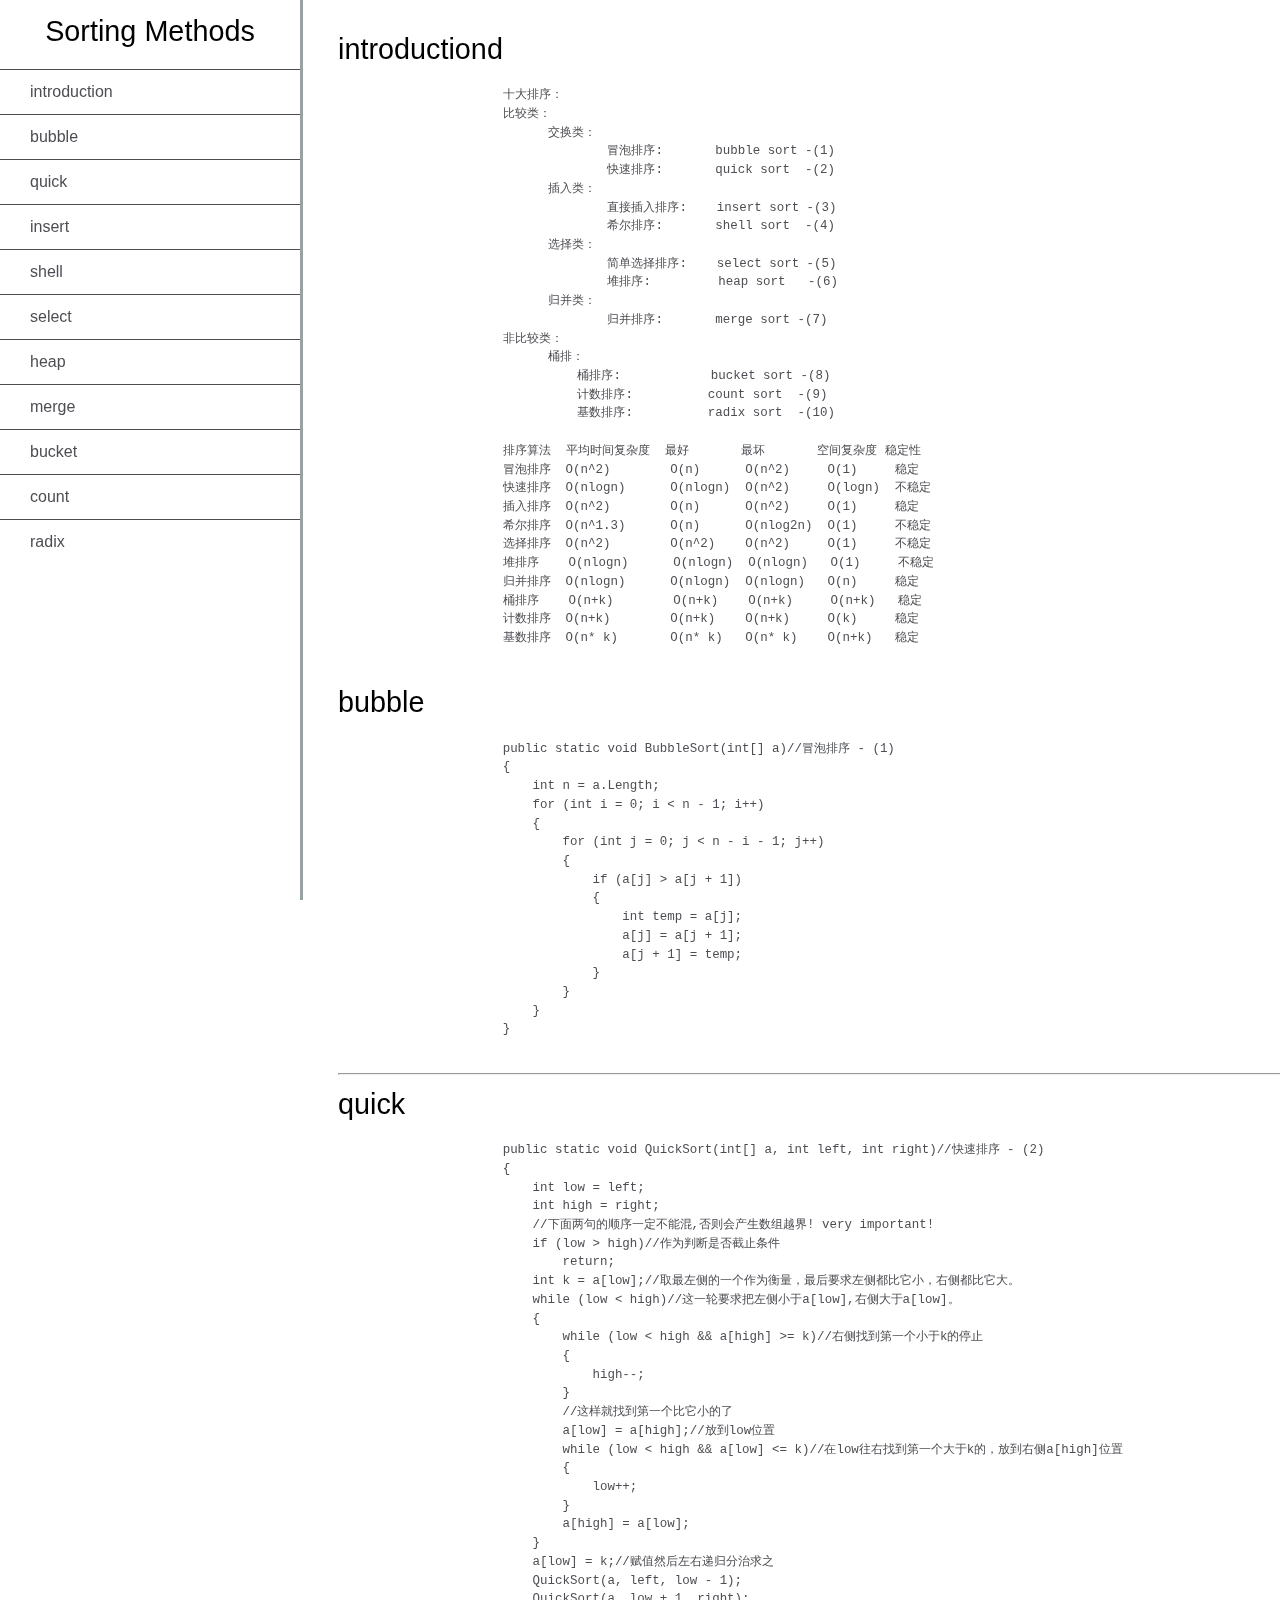
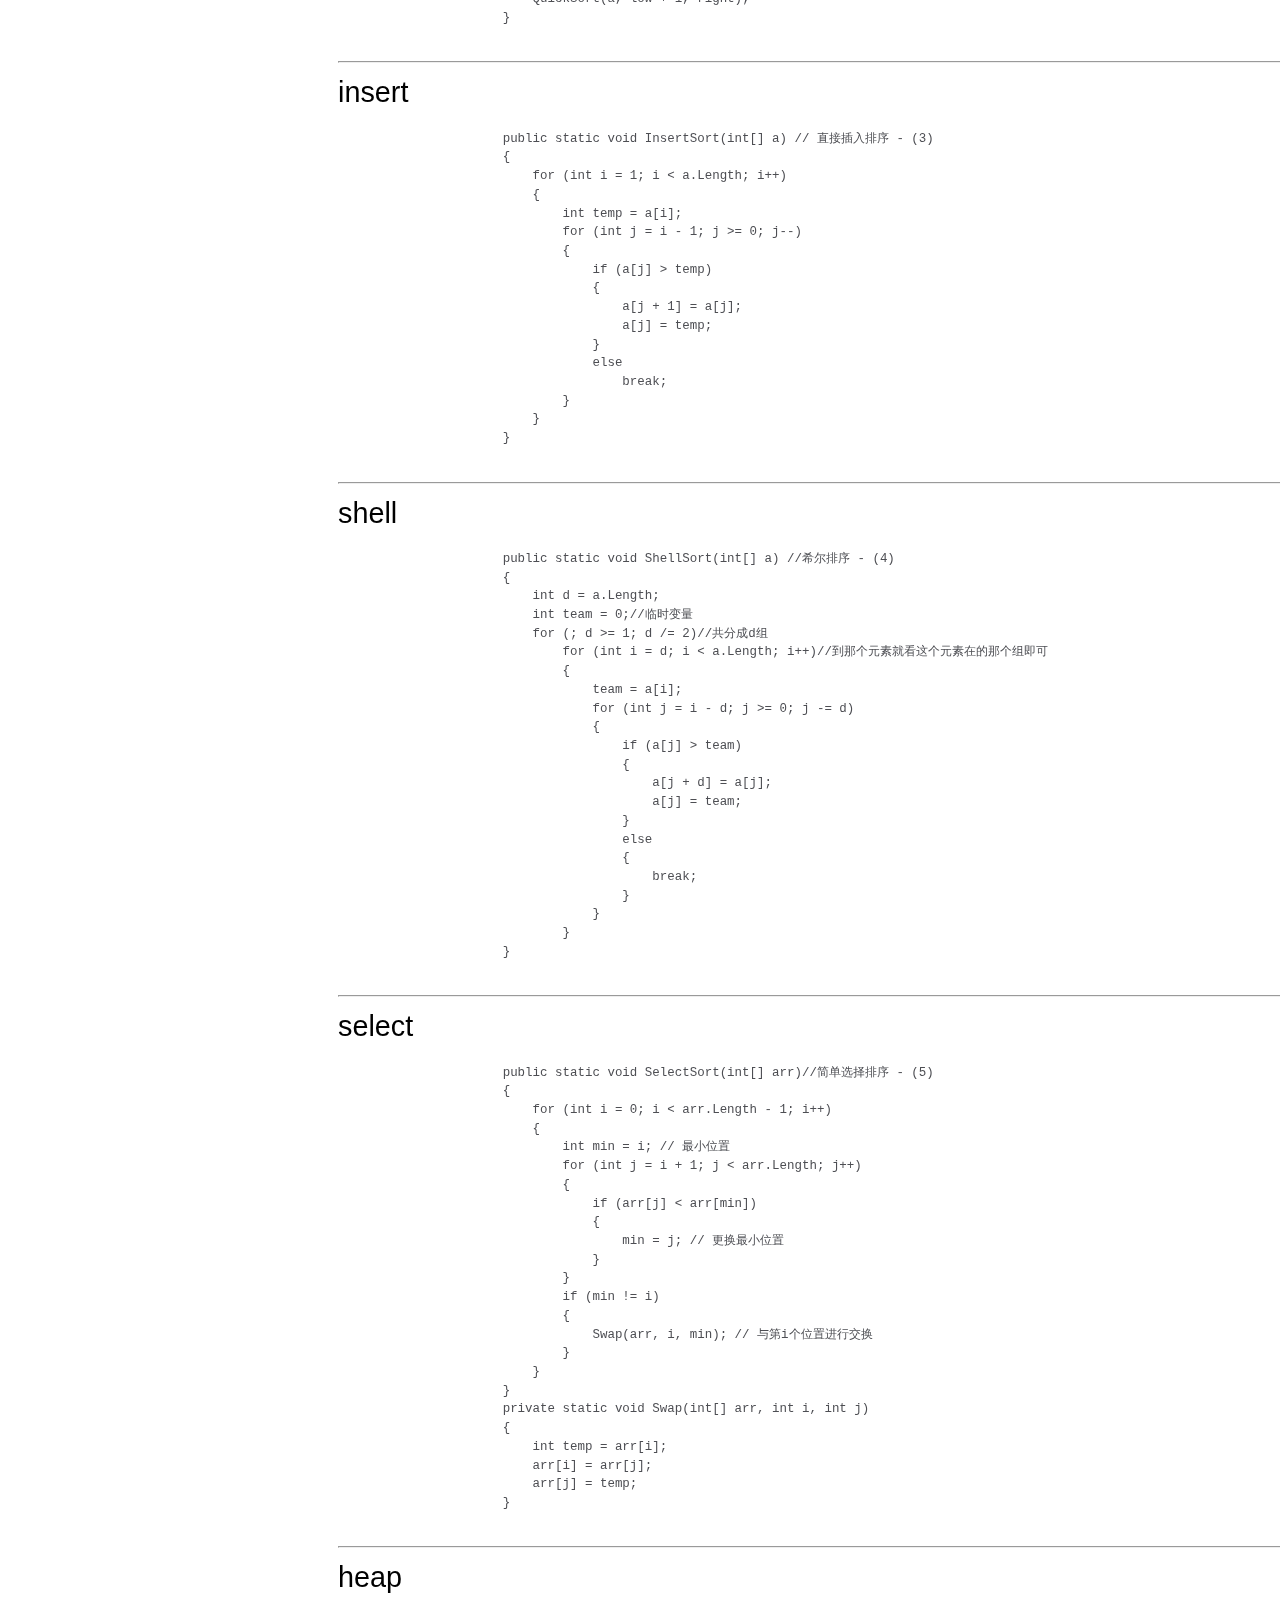
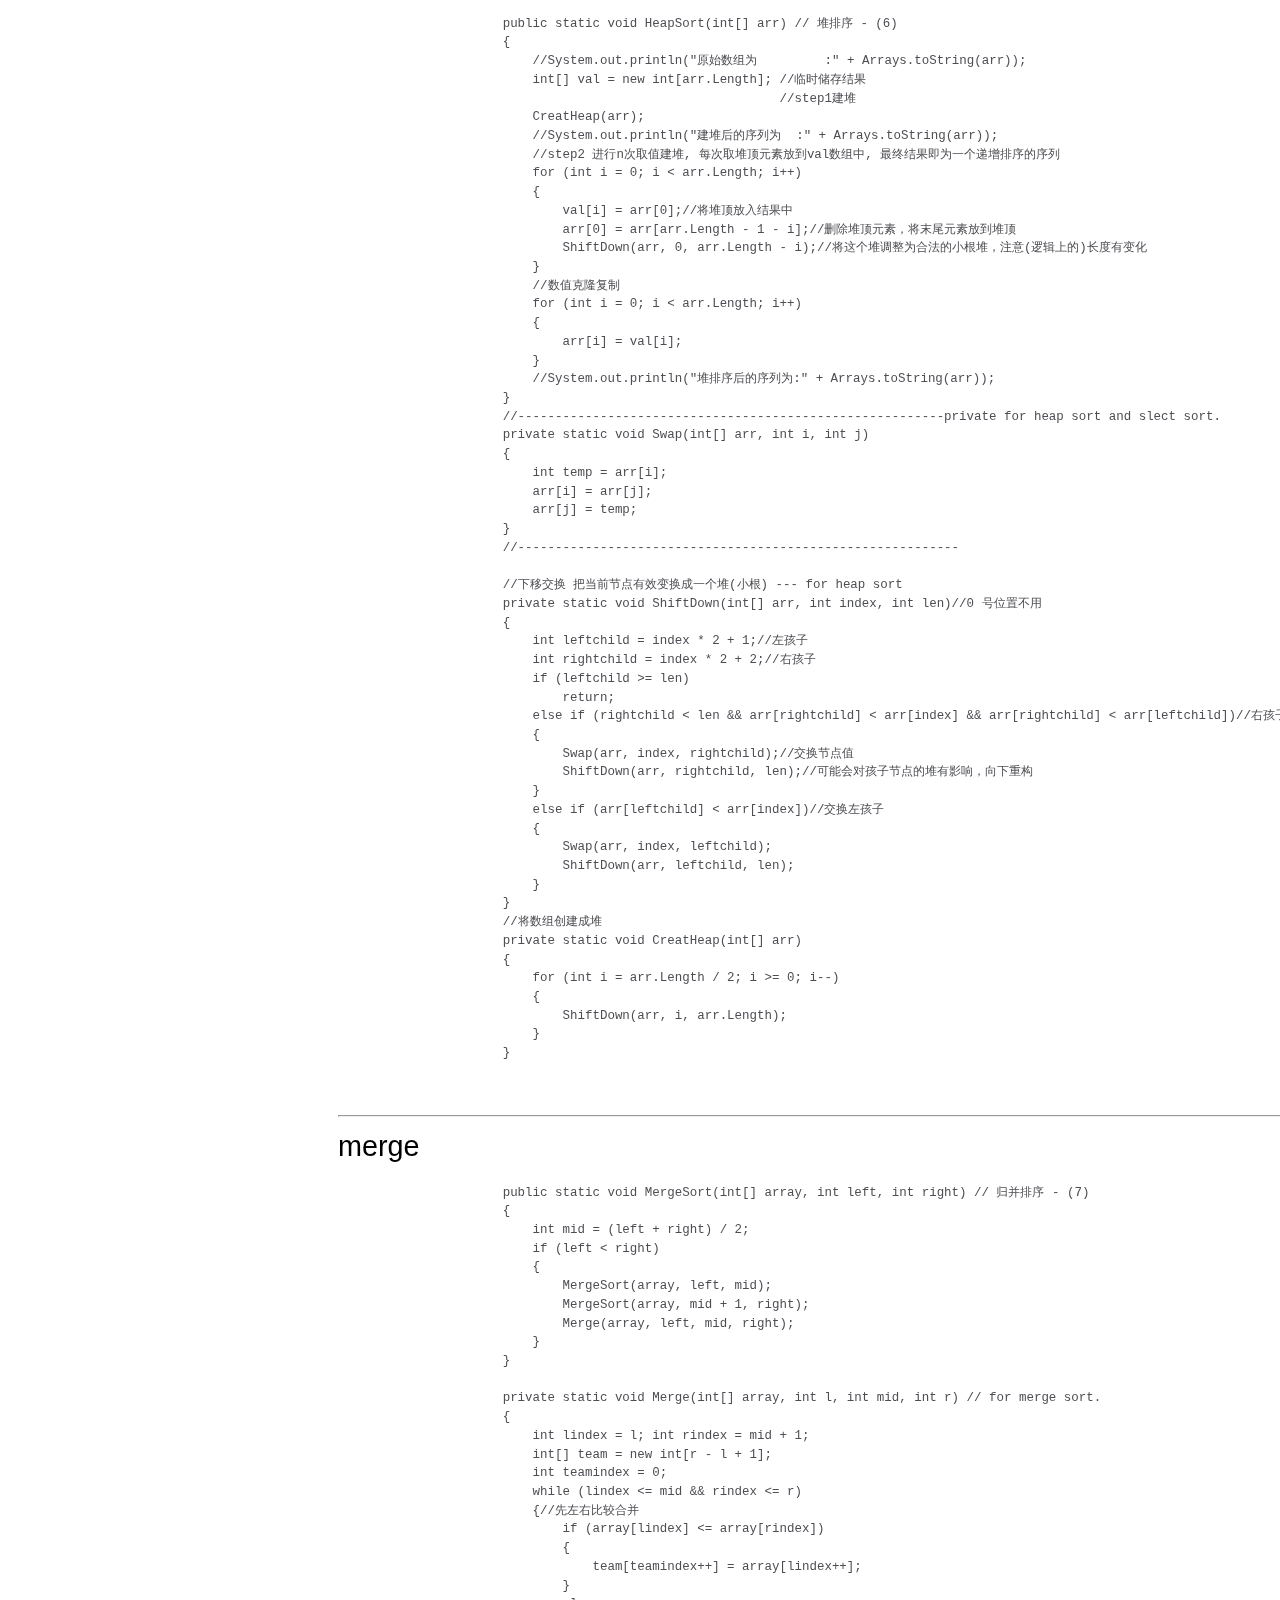
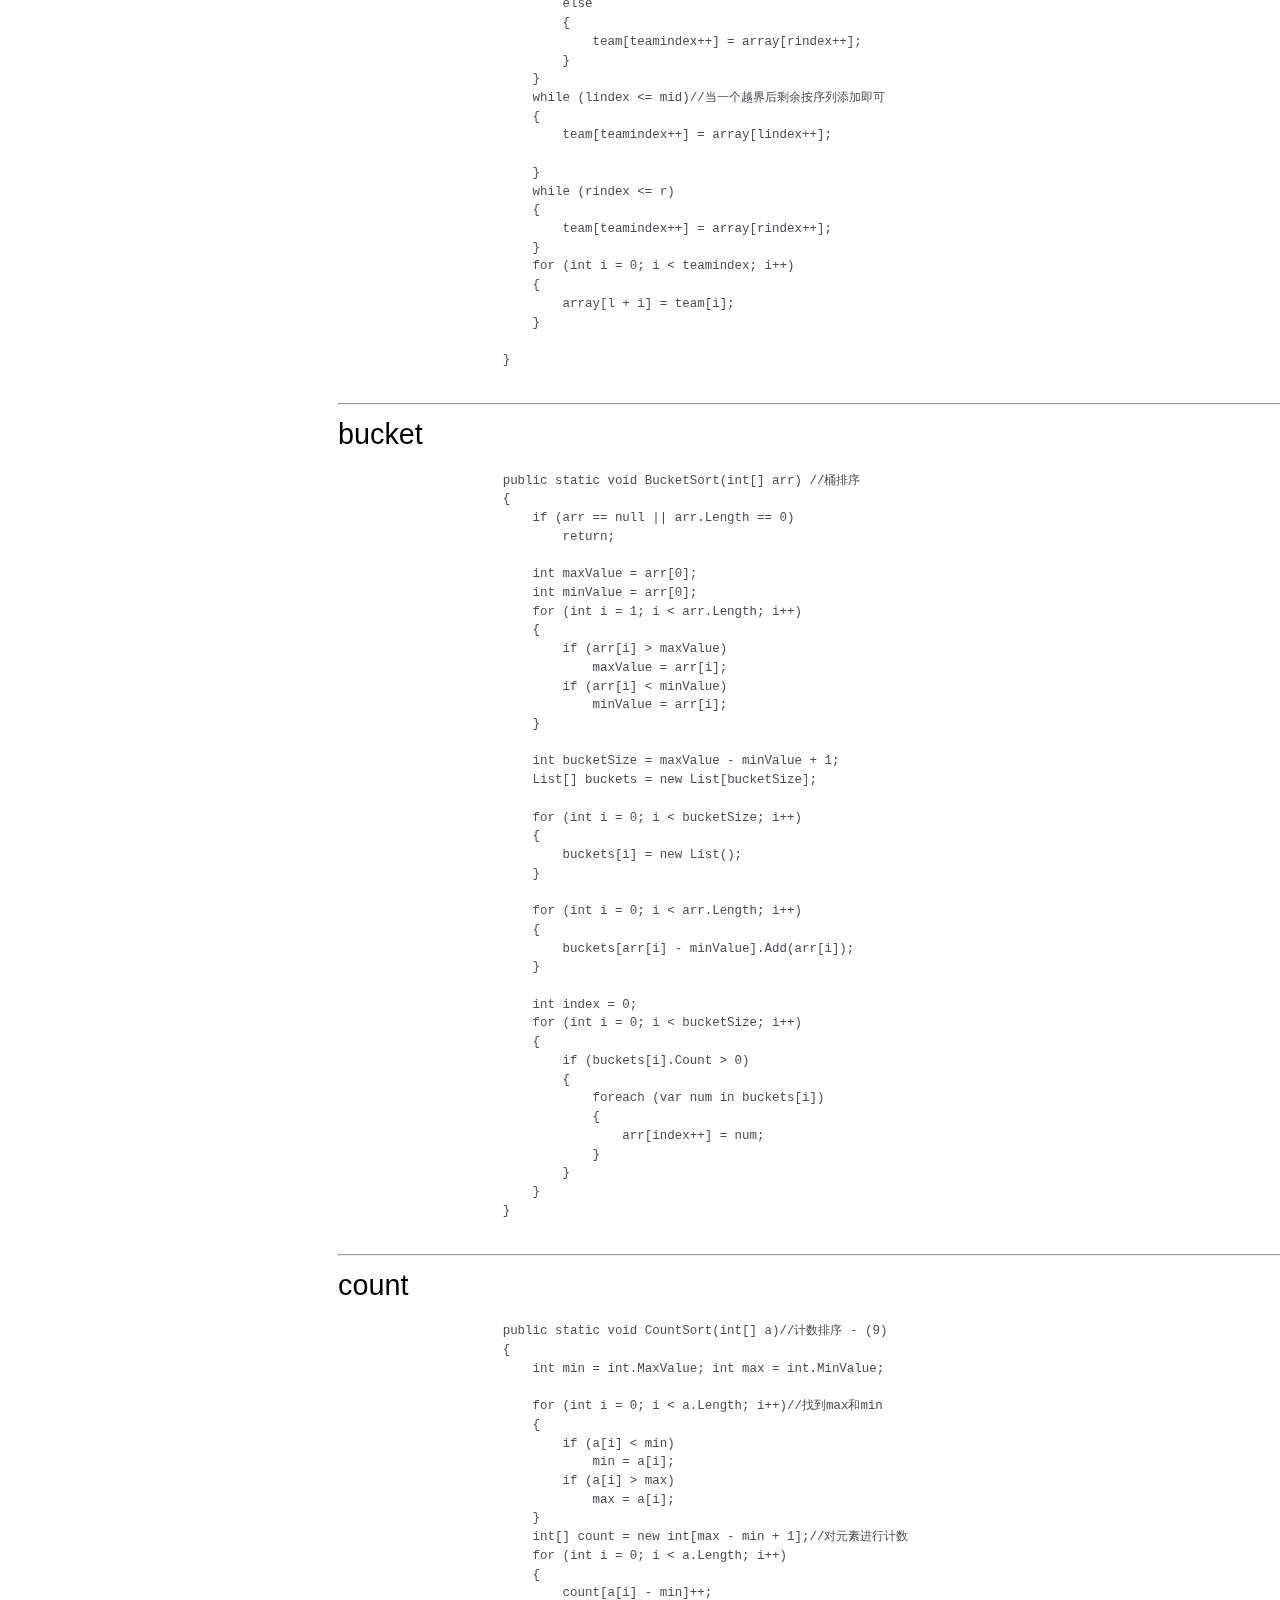
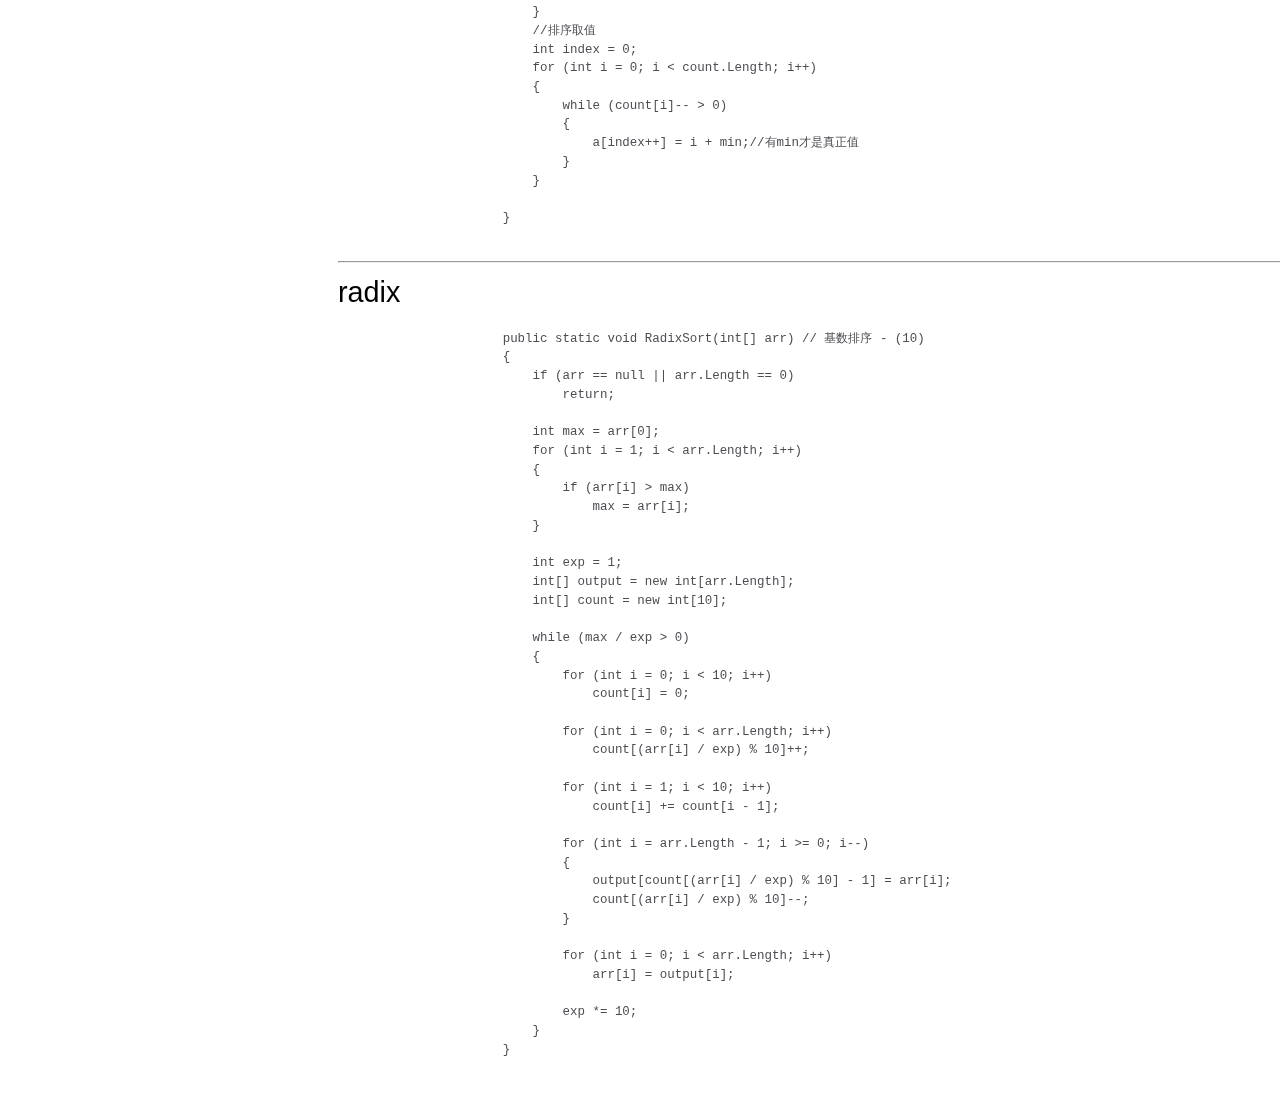
<file: SortMethods.html>
<!DOCTYPE html>
<html lang="en">

<head>
    <meta charset="UTF-8">
    <meta name="viewport" content="width=device-width, initial-scale=1.0">
    <meta name="description" content="Ten methods of sorting" />
    <link rel="stylesheet" href="./styles.css" />
    <title>Sorting Methods</title>
</head>

<body>
    <nav id="navbar">
        <header>Sorting Methods</header>
        <ul>
            <li><a class="nav-link" href="#introduction">introduction</a></li>
            <li><a class="nav-link" href="#bubble">bubble</a></li>
            <li><a class="nav-link" href="#quick">quick</a></li>
            <li><a class="nav-link" href="#insert">insert</a></li>
            <li><a class="nav-link" href="#shell">shell</a></li>
            <li><a class="nav-link" href="#select">select</a></li>
            <li><a class="nav-link" href="#heap">heap</a></li>
            <li><a class="nav-link" href="#merge">merge</a></li>
            <li><a class="nav-link" href="#bucket">bucket</a></li>
            <li><a class="nav-link" href="#count">count</a></li>
            <li><a class="nav-link" href="#radix">radix</a></li>
        </ul>
    </nav>

    <main id="main-doc">
        <section class="main-section" id="introduction">
            <header>introductiond</header>
            <article>
                <pre>
                    十大排序：
                    比较类：
                          交换类： 
                                  冒泡排序:       bubble sort -(1)
                                  快速排序:       quick sort  -(2)
                          插入类：
                                  直接插入排序:    insert sort -(3)
                                  希尔排序:       shell sort  -(4)
                          选择类：
                                  简单选择排序:    select sort -(5)
                                  堆排序:         heap sort   -(6)
                          归并类：
                                  归并排序:       merge sort -(7)
                    非比较类：
                          桶排：
                              桶排序:            bucket sort -(8)
                              计数排序:          count sort  -(9)
                              基数排序:          radix sort  -(10)
                  
                    排序算法  平均时间复杂度  最好       最坏       空间复杂度 稳定性
                    冒泡排序  O(n^2)        O(n)      O(n^2)     O(1)     稳定
                    快速排序  O(nlogn)      O(nlogn)  O(n^2)     O(logn)  不稳定
                    插入排序  O(n^2)        O(n)      O(n^2)     O(1)     稳定
                    希尔排序  O(n^1.3)      O(n)      O(nlog2n)  O(1)     不稳定
                    选择排序  O(n^2)        O(n^2)    O(n^2)     O(1)     不稳定
                    堆排序    O(nlogn)      O(nlogn)  O(nlogn)   O(1)     不稳定
                    归并排序  O(nlogn)      O(nlogn)  O(nlogn)   O(n)     稳定
                    桶排序    O(n+k)        O(n+k)    O(n+k)     O(n+k)   稳定
                    计数排序  O(n+k)        O(n+k)    O(n+k)     O(k)     稳定
                    基数排序  O(n* k)       O(n* k)   O(n* k)    O(n+k)   稳定
                </pre>
            </article>    
        </section>
        <section class="main-section" id="bubble">
            <header>bubble</header>
            <article>
                <pre>
                    public static void BubbleSort(int[] a)//冒泡排序 - (1)
                    {
                        int n = a.Length;
                        for (int i = 0; i < n - 1; i++)
                        {
                            for (int j = 0; j < n - i - 1; j++)
                            {
                                if (a[j] > a[j + 1])
                                {
                                    int temp = a[j];
                                    a[j] = a[j + 1];
                                    a[j + 1] = temp;
                                }
                            }
                        }
                    }
                </pre>
            </article>
        </section>
        <hr>
        <section class="main-section" id="quick">
            <header>quick</header>
            <article>
                <pre>
                    public static void QuickSort(int[] a, int left, int right)//快速排序 - (2)
                    {
                        int low = left;
                        int high = right;
                        //下面两句的顺序一定不能混,否则会产生数组越界! very important!
                        if (low > high)//作为判断是否截止条件
                            return;
                        int k = a[low];//取最左侧的一个作为衡量，最后要求左侧都比它小，右侧都比它大。
                        while (low < high)//这一轮要求把左侧小于a[low],右侧大于a[low]。
                        {
                            while (low < high && a[high] >= k)//右侧找到第一个小于k的停止
                            {
                                high--;
                            }
                            //这样就找到第一个比它小的了
                            a[low] = a[high];//放到low位置
                            while (low < high && a[low] <= k)//在low往右找到第一个大于k的，放到右侧a[high]位置
                            {
                                low++;
                            }
                            a[high] = a[low];
                        }
                        a[low] = k;//赋值然后左右递归分治求之
                        QuickSort(a, left, low - 1);
                        QuickSort(a, low + 1, right);
                    }
                </pre>

            </article>
        </section>
        <hr>
        <section class="main-section" id="insert">
            <header>insert</header>
            <article>
                <pre>
                    public static void InsertSort(int[] a) // 直接插入排序 - (3)
                    {
                        for (int i = 1; i < a.Length; i++)
                        {
                            int temp = a[i];
                            for (int j = i - 1; j >= 0; j--)
                            {
                                if (a[j] > temp)
                                {
                                    a[j + 1] = a[j];
                                    a[j] = temp;
                                }
                                else
                                    break;
                            }
                        }
                    }
            </pre>
            </article>
        </section>
        <hr>
        <section class="main-section" id="shell">
            <header>shell</header>
            <article>
                <pre>
                    public static void ShellSort(int[] a) //希尔排序 - (4)
                    {
                        int d = a.Length;
                        int team = 0;//临时变量
                        for (; d >= 1; d /= 2)//共分成d组
                            for (int i = d; i < a.Length; i++)//到那个元素就看这个元素在的那个组即可
                            {
                                team = a[i];
                                for (int j = i - d; j >= 0; j -= d)
                                {
                                    if (a[j] > team)
                                    {
                                        a[j + d] = a[j];
                                        a[j] = team;
                                    }
                                    else
                                    {
                                        break;
                                    }
                                }
                            }
                    }
                </pre>

            </article>
        </section>
        <hr />
        <section class="main-section" id="select">
            <header>select</header>
            <article>
                <pre>
                    public static void SelectSort(int[] arr)//简单选择排序 - (5)
                    {
                        for (int i = 0; i < arr.Length - 1; i++)
                        {
                            int min = i; // 最小位置
                            for (int j = i + 1; j < arr.Length; j++)
                            {
                                if (arr[j] < arr[min])
                                {
                                    min = j; // 更换最小位置
                                }
                            }
                            if (min != i)
                            {
                                Swap(arr, i, min); // 与第i个位置进行交换
                            }
                        }
                    }
                    private static void Swap(int[] arr, int i, int j)
                    {
                        int temp = arr[i];
                        arr[i] = arr[j];
                        arr[j] = temp;
                    }
                </pre>

            </article>
        </section>
        <hr>
        <section class="main-section" id="heap">
            <header>heap</header>
            <article>
                <pre>
                    public static void HeapSort(int[] arr) // 堆排序 - (6)
                    {
                        //System.out.println("原始数组为         :" + Arrays.toString(arr));
                        int[] val = new int[arr.Length]; //临时储存结果
                                                         //step1建堆
                        CreatHeap(arr);
                        //System.out.println("建堆后的序列为  :" + Arrays.toString(arr));
                        //step2 进行n次取值建堆, 每次取堆顶元素放到val数组中, 最终结果即为一个递增排序的序列
                        for (int i = 0; i < arr.Length; i++)
                        {
                            val[i] = arr[0];//将堆顶放入结果中
                            arr[0] = arr[arr.Length - 1 - i];//删除堆顶元素，将末尾元素放到堆顶
                            ShiftDown(arr, 0, arr.Length - i);//将这个堆调整为合法的小根堆，注意(逻辑上的)长度有变化
                        }
                        //数值克隆复制
                        for (int i = 0; i < arr.Length; i++)
                        {
                            arr[i] = val[i];
                        }
                        //System.out.println("堆排序后的序列为:" + Arrays.toString(arr));
                    }
                    //---------------------------------------------------------private for heap sort and slect sort.
                    private static void Swap(int[] arr, int i, int j)
                    {
                        int temp = arr[i];
                        arr[i] = arr[j];
                        arr[j] = temp;
                    }
                    //-----------------------------------------------------------
                   
                    //下移交换 把当前节点有效变换成一个堆(小根) --- for heap sort
                    private static void ShiftDown(int[] arr, int index, int len)//0 号位置不用
                    {
                        int leftchild = index * 2 + 1;//左孩子
                        int rightchild = index * 2 + 2;//右孩子
                        if (leftchild >= len)
                            return;
                        else if (rightchild < len && arr[rightchild] < arr[index] && arr[rightchild] < arr[leftchild])//右孩子在范围内并且应该交换
                        {
                            Swap(arr, index, rightchild);//交换节点值
                            ShiftDown(arr, rightchild, len);//可能会对孩子节点的堆有影响，向下重构
                        }
                        else if (arr[leftchild] < arr[index])//交换左孩子
                        {
                            Swap(arr, index, leftchild);
                            ShiftDown(arr, leftchild, len);
                        }
                    }
                    //将数组创建成堆
                    private static void CreatHeap(int[] arr)
                    {
                        for (int i = arr.Length / 2; i >= 0; i--)
                        {
                            ShiftDown(arr, i, arr.Length);
                        }
                    }
 
                </pre>

            </article>
        </section>
        <hr>
        <section class="main-section" id="merge">
            <header>merge</header>
            <article>
                <pre>
                    public static void MergeSort(int[] array, int left, int right) // 归并排序 - (7)
                    {
                        int mid = (left + right) / 2;
                        if (left < right)
                        {
                            MergeSort(array, left, mid);
                            MergeSort(array, mid + 1, right);
                            Merge(array, left, mid, right);
                        }
                    }
                  
                    private static void Merge(int[] array, int l, int mid, int r) // for merge sort.
                    {
                        int lindex = l; int rindex = mid + 1;
                        int[] team = new int[r - l + 1];
                        int teamindex = 0;
                        while (lindex <= mid && rindex <= r)
                        {//先左右比较合并
                            if (array[lindex] <= array[rindex])
                            {
                                team[teamindex++] = array[lindex++];
                            }
                            else
                            {
                                team[teamindex++] = array[rindex++];
                            }
                        }
                        while (lindex <= mid)//当一个越界后剩余按序列添加即可
                        {
                            team[teamindex++] = array[lindex++];
                  
                        }
                        while (rindex <= r)
                        {
                            team[teamindex++] = array[rindex++];
                        }
                        for (int i = 0; i < teamindex; i++)
                        {
                            array[l + i] = team[i];
                        }
                  
                    }
                </pre>

            </article>
        </section>
        <hr>
        <section class="main-section" id="bucket">
            <header>bucket</header>
            <article>
                <pre>
                    public static void BucketSort(int[] arr) //桶排序
                    {
                        if (arr == null || arr.Length == 0)
                            return;
                    
                        int maxValue = arr[0];
                        int minValue = arr[0];
                        for (int i = 1; i < arr.Length; i++)
                        {
                            if (arr[i] > maxValue)
                                maxValue = arr[i];
                            if (arr[i] < minValue)
                                minValue = arr[i];
                        }
                    
                        int bucketSize = maxValue - minValue + 1;
                        List<int>[] buckets = new List<int>[bucketSize];
                    
                        for (int i = 0; i < bucketSize; i++)
                        {
                            buckets[i] = new List<int>();
                        }
                    
                        for (int i = 0; i < arr.Length; i++)
                        {
                            buckets[arr[i] - minValue].Add(arr[i]);
                        }
                    
                        int index = 0;
                        for (int i = 0; i < bucketSize; i++)
                        {
                            if (buckets[i].Count > 0)
                            {
                                foreach (var num in buckets[i])
                                {
                                    arr[index++] = num;
                                }
                            }
                        }
                    }
                </pre>

            </article>
        </section>
        <hr />

        <section class="main-section" id="count">
            <header>count</header>
            <article>
                <pre>
                    public static void CountSort(int[] a)//计数排序 - (9)
                    {
                        int min = int.MaxValue; int max = int.MinValue;
                   
                        for (int i = 0; i < a.Length; i++)//找到max和min
                        {
                            if (a[i] < min)
                                min = a[i];
                            if (a[i] > max)
                                max = a[i];
                        }
                        int[] count = new int[max - min + 1];//对元素进行计数
                        for (int i = 0; i < a.Length; i++)
                        {
                            count[a[i] - min]++;
                        }
                        //排序取值
                        int index = 0;
                        for (int i = 0; i < count.Length; i++)
                        {
                            while (count[i]-- > 0)
                            {
                                a[index++] = i + min;//有min才是真正值
                            }
                        }
                   
                    }
                </pre>
            </article>
        </section>
        <hr>
        <section class="main-section" id="radix">
            <header>radix</header>
            <article>
                <pre>
                    public static void RadixSort(int[] arr) // 基数排序 - (10)
                    {
                        if (arr == null || arr.Length == 0)
                            return;
                 
                        int max = arr[0];
                        for (int i = 1; i < arr.Length; i++)
                        {
                            if (arr[i] > max)
                                max = arr[i];
                        }
                 
                        int exp = 1;
                        int[] output = new int[arr.Length];
                        int[] count = new int[10];
                 
                        while (max / exp > 0)
                        {
                            for (int i = 0; i < 10; i++)
                                count[i] = 0;
                 
                            for (int i = 0; i < arr.Length; i++)
                                count[(arr[i] / exp) % 10]++;
                 
                            for (int i = 1; i < 10; i++)
                                count[i] += count[i - 1];
                 
                            for (int i = arr.Length - 1; i >= 0; i--)
                            {
                                output[count[(arr[i] / exp) % 10] - 1] = arr[i];
                                count[(arr[i] / exp) % 10]--;
                            }
                 
                            for (int i = 0; i < arr.Length; i++)
                                arr[i] = output[i];
                 
                            exp *= 10;
                        }
                    }
                </pre>
            </article>
        </section>

    </main>
</body>

</html>
</file>
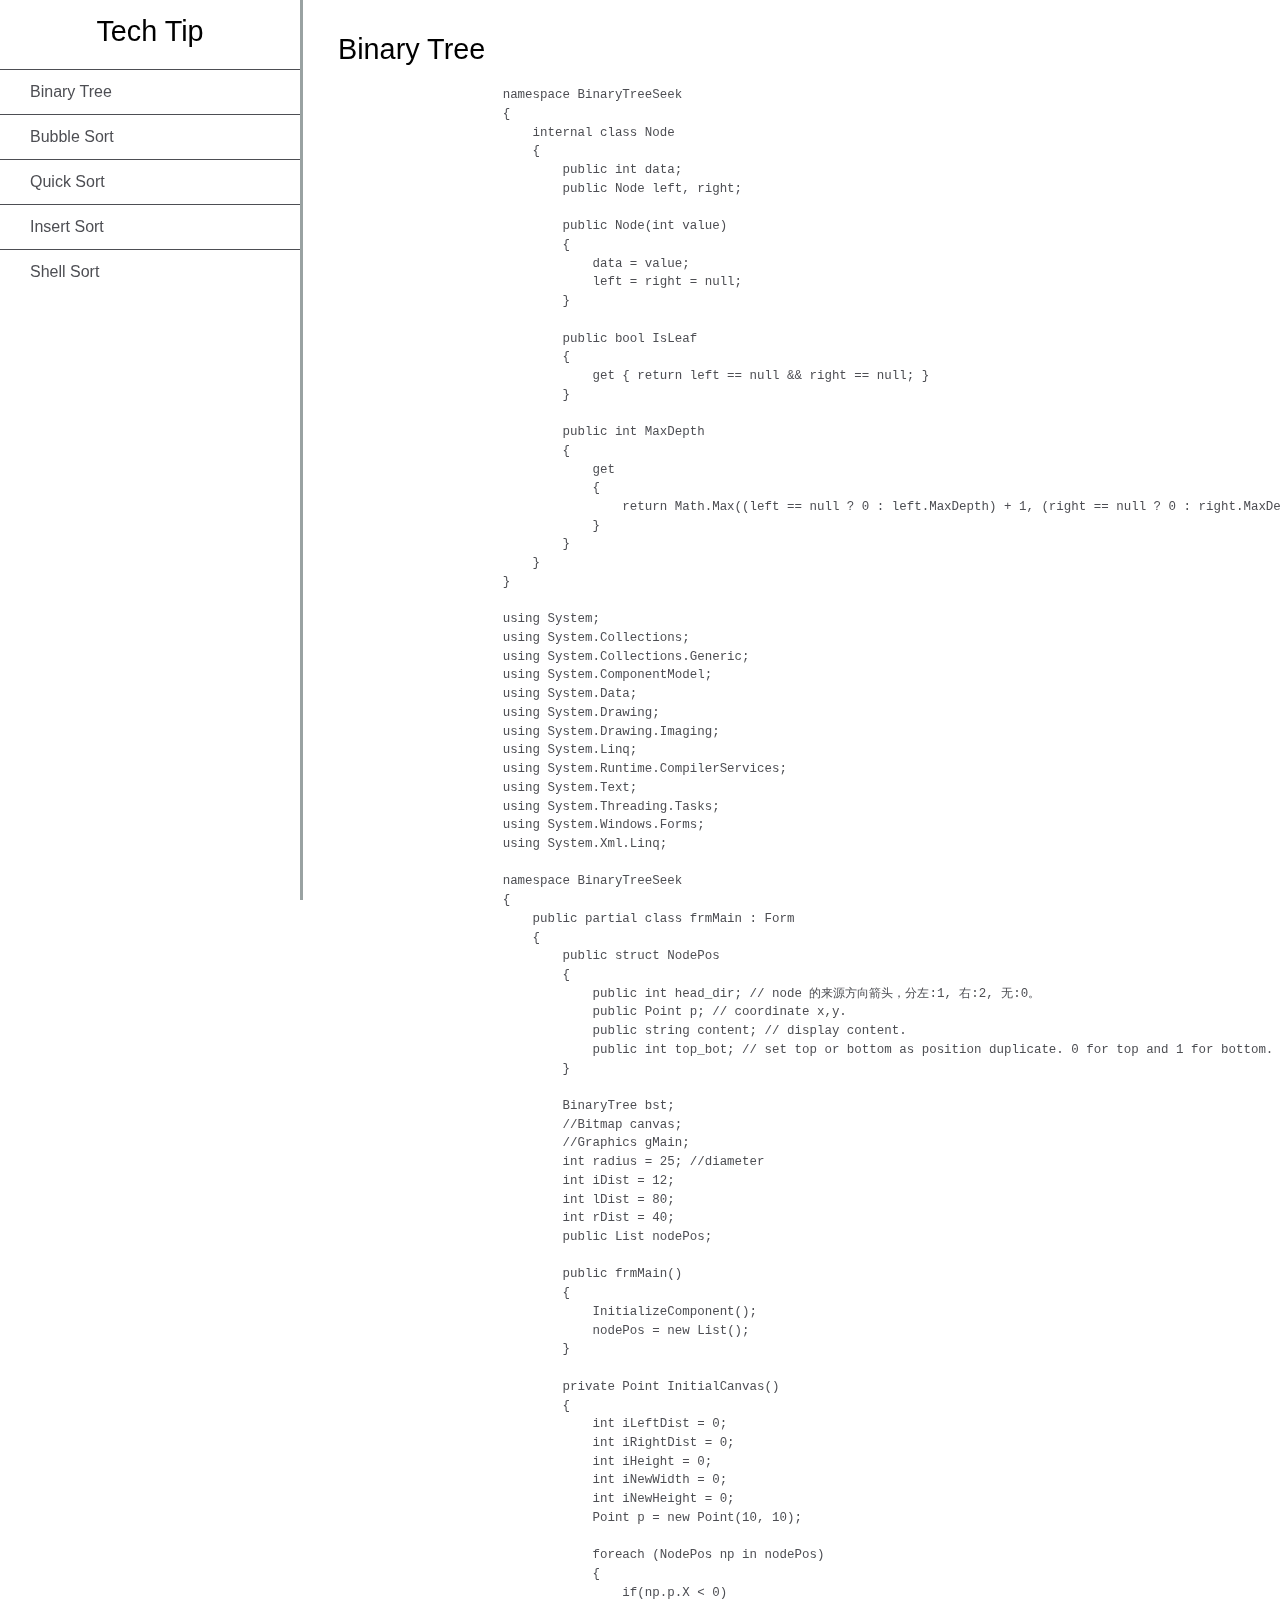
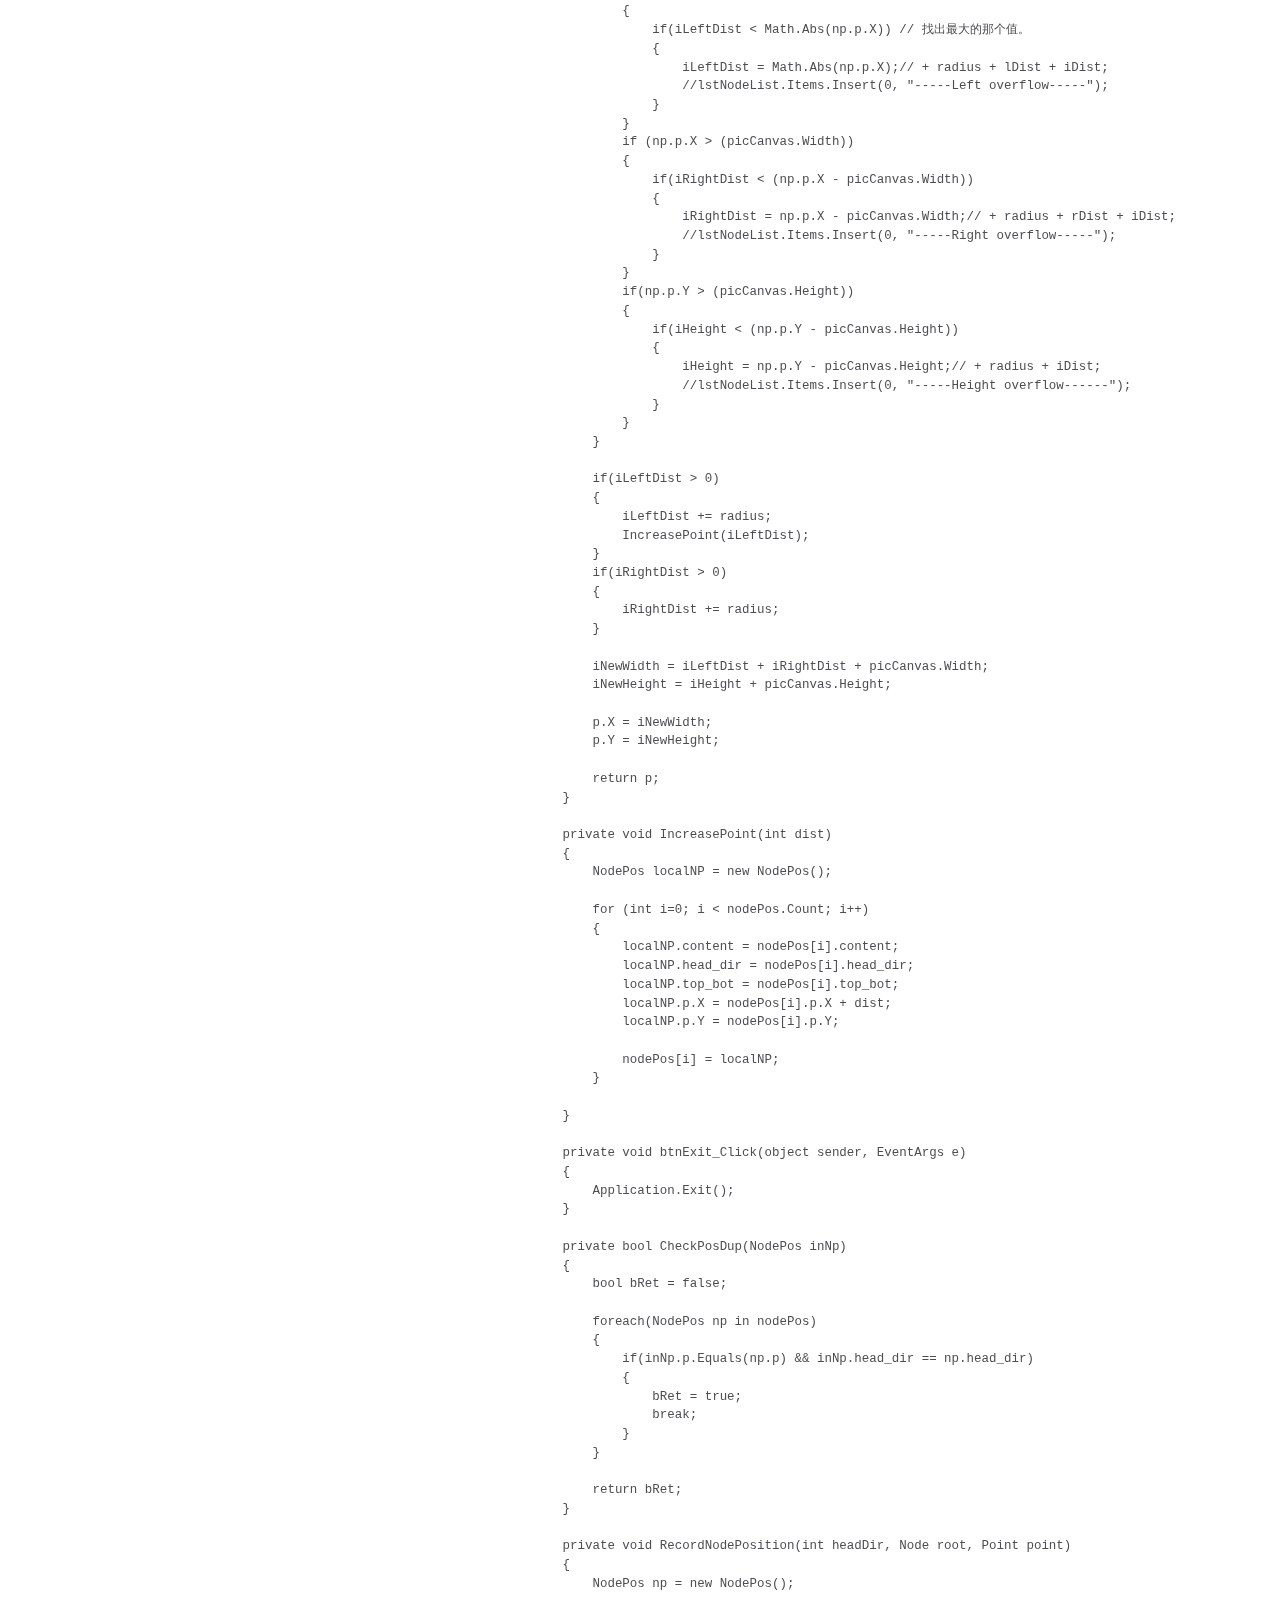
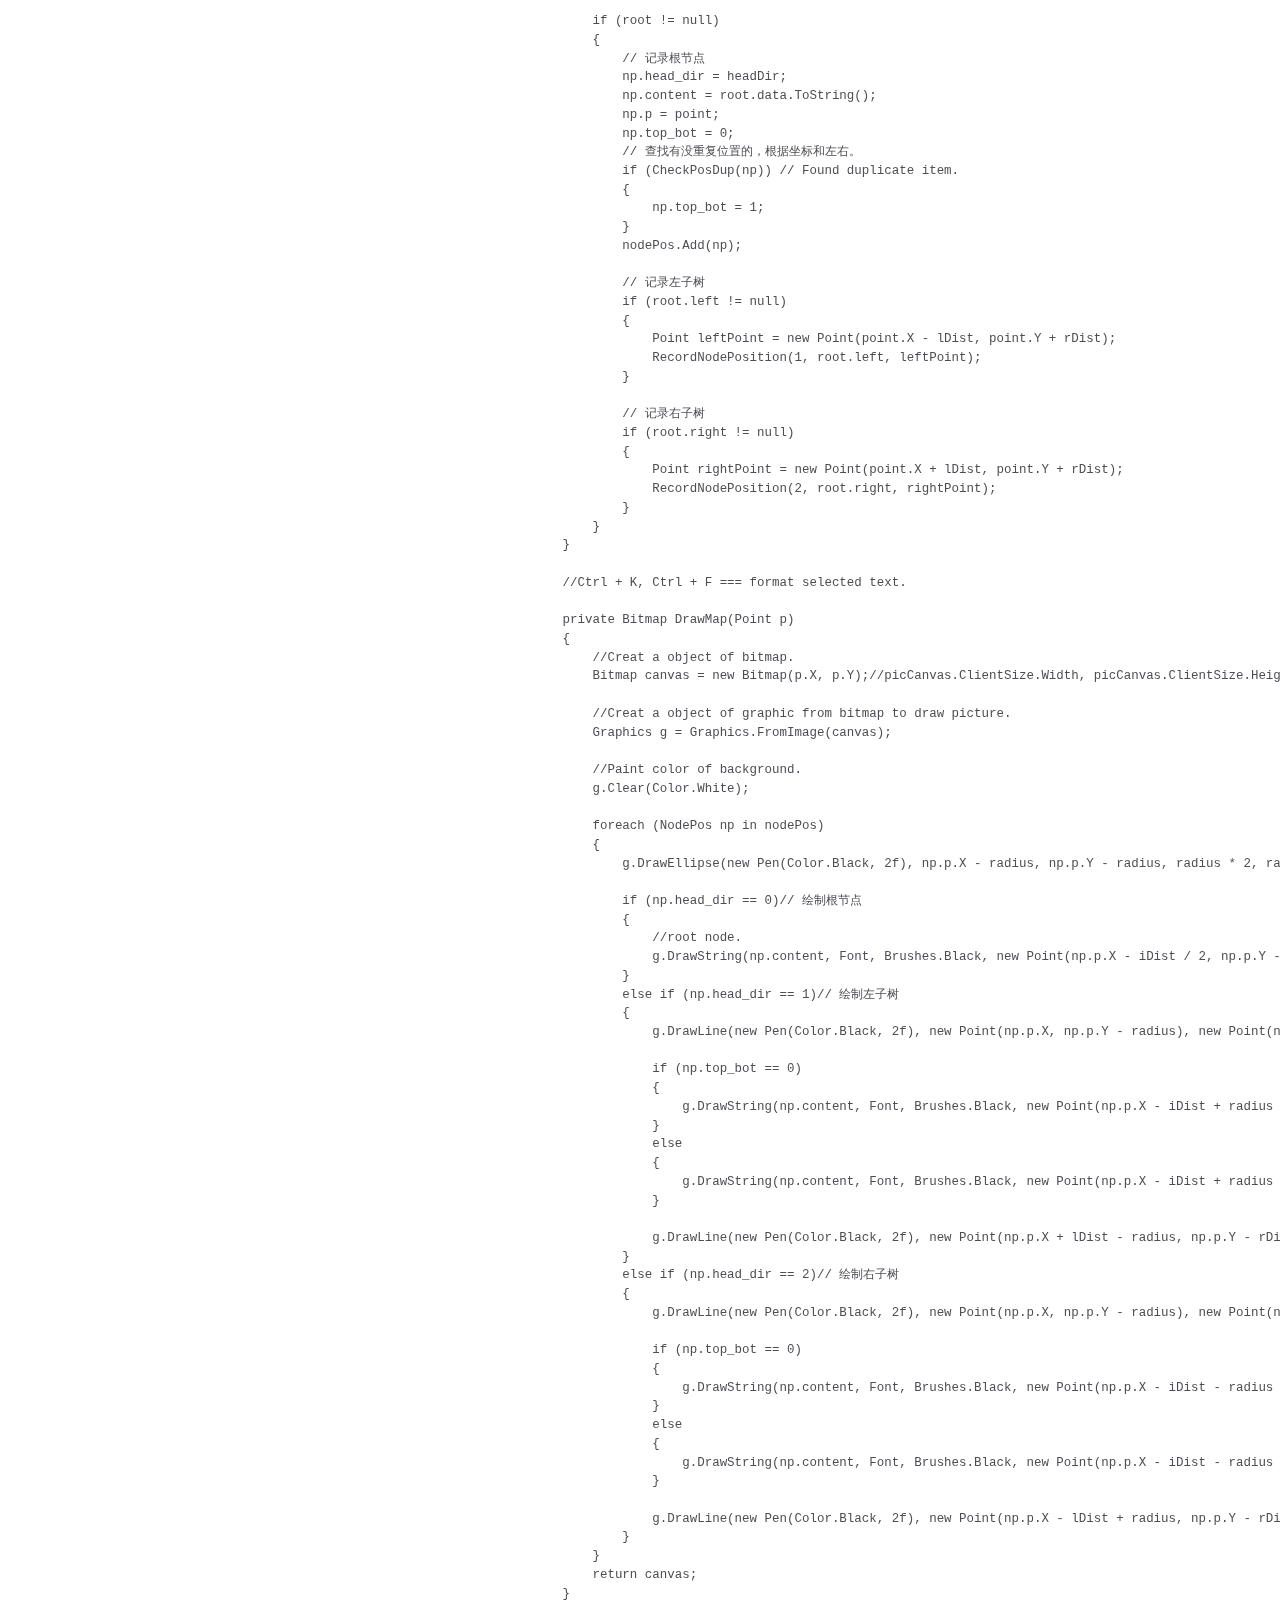
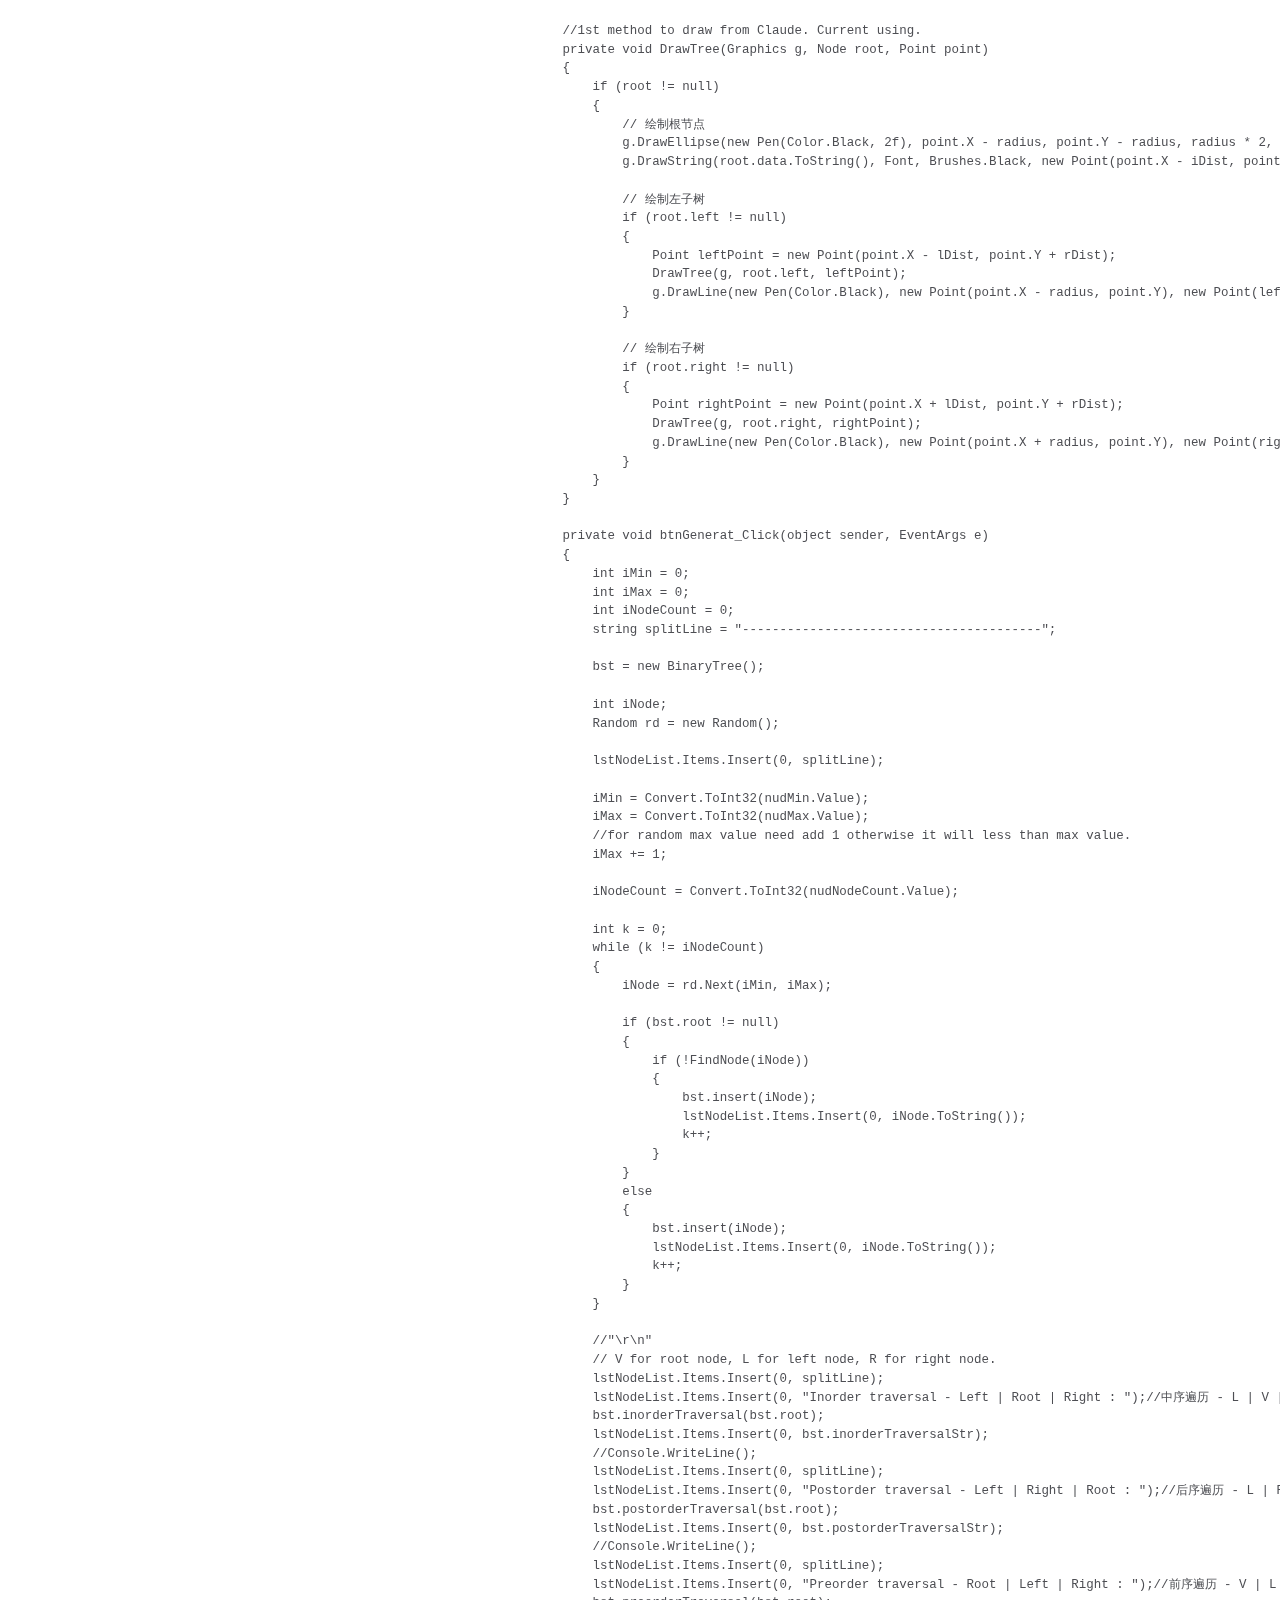
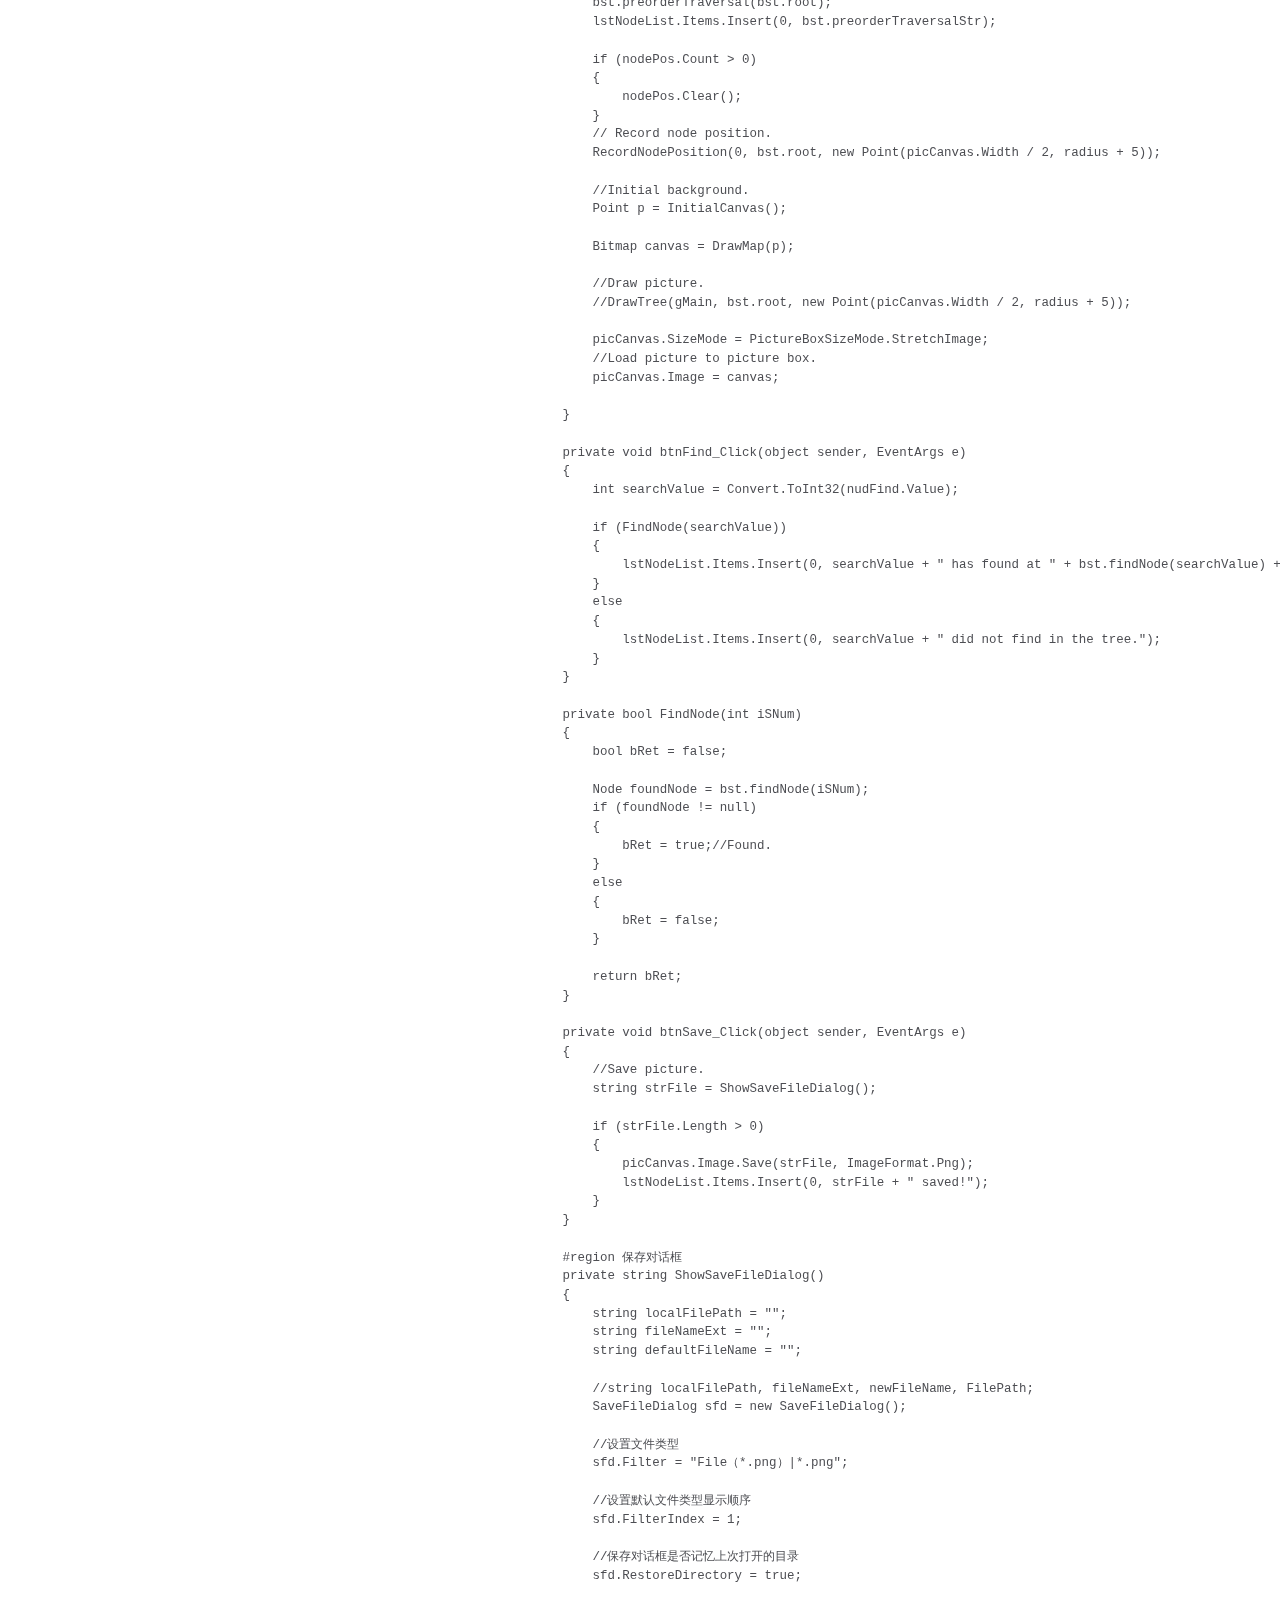
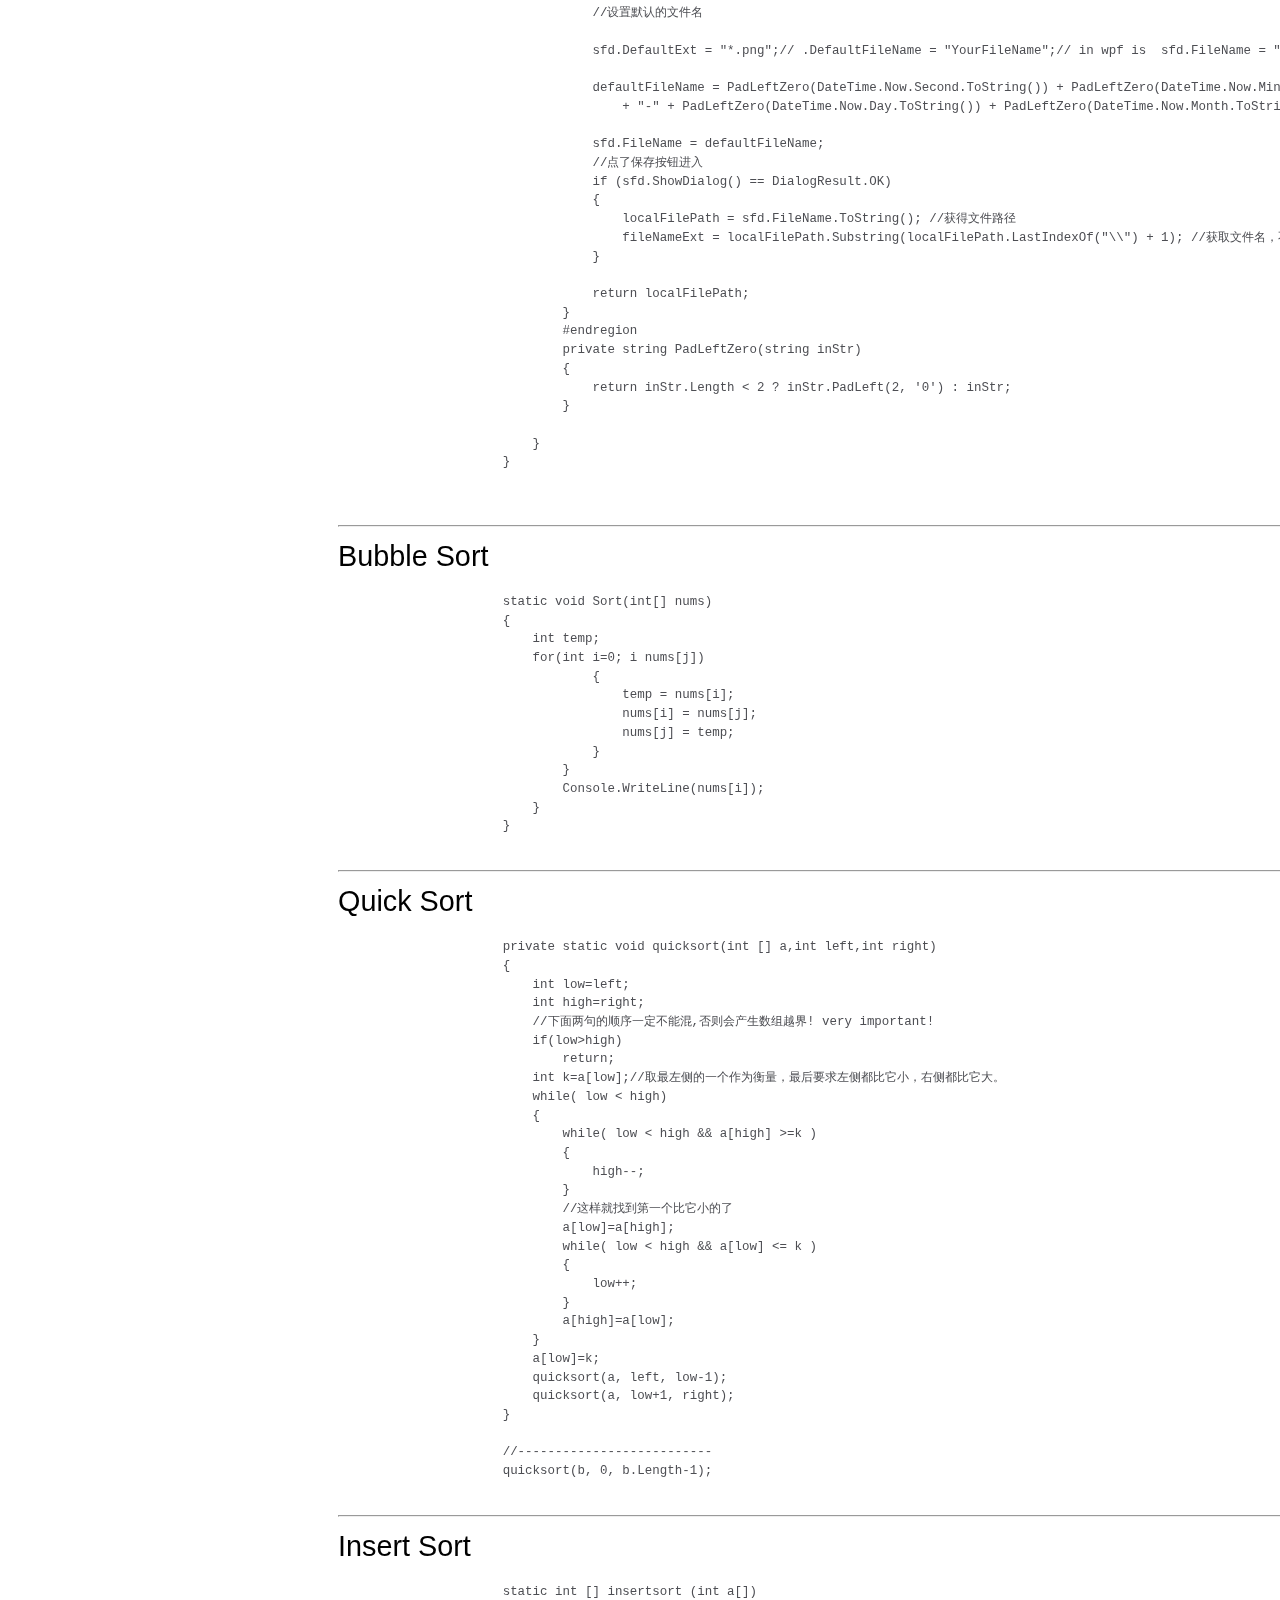
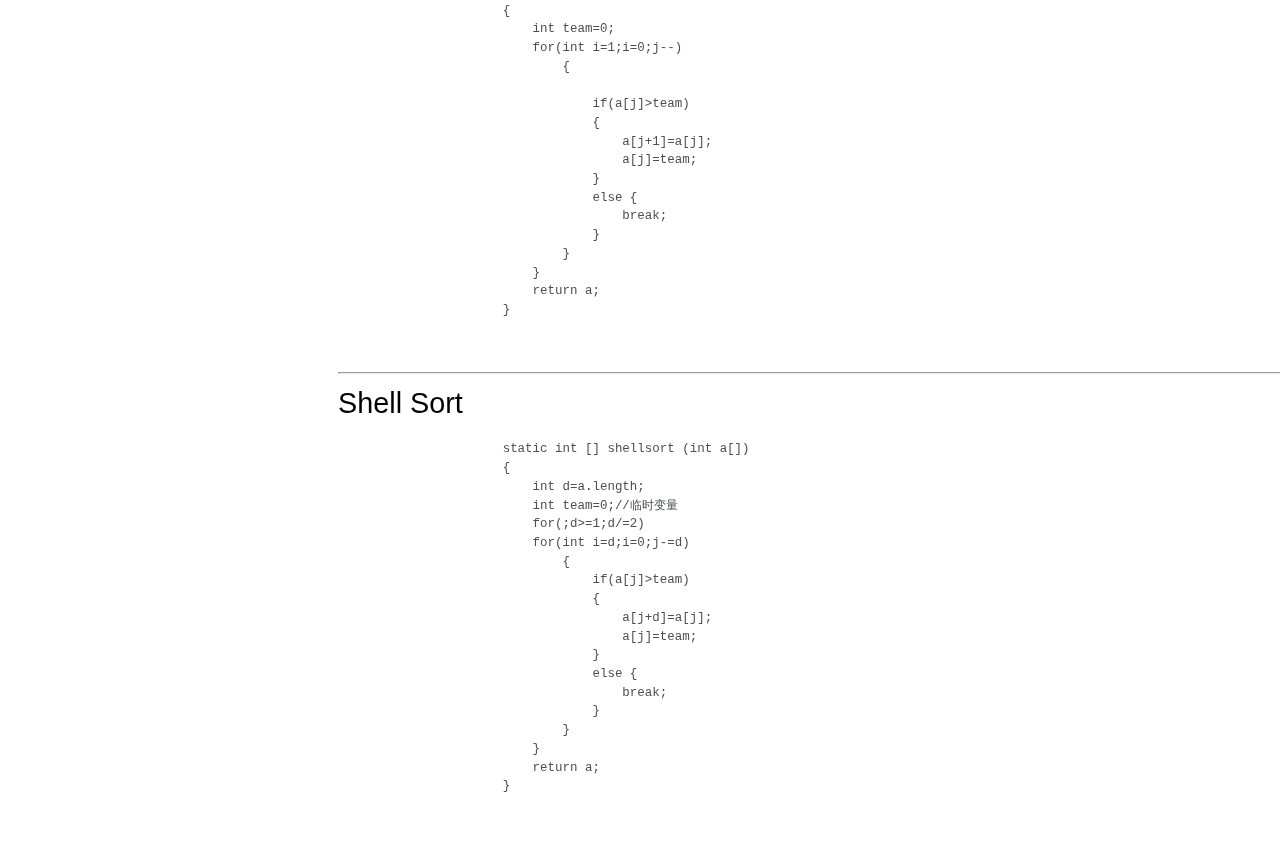
<file: tech.html>
<!DOCTYPE html>
<html lang="en">

<head>
    <meta charset="UTF-8">
    <meta name="viewport" content="width=device-width, initial-scale=1.0">
    <meta name="description" content="private CV" />
    <link rel="stylesheet" href="./styles.css" />
    <title>tech-tip</title>
</head>

<body>
    <nav id="navbar">
        <header>Tech Tip</header>
        <ul>
            <li><a class="nav-link" href="#Binary Tree">Binary Tree</a></li>
            <li><a class="nav-link" href="#Bubble Sort">Bubble Sort</a></li>
            <li><a class="nav-link" href="#Quick Sort">Quick Sort</a></li>
            <li><a class="nav-link" href="#Insert Sort">Insert Sort</a></li>
            <li><a class="nav-link" href="#Shell Sort">Shell Sort</a></li>
        </ul>
    </nav>

    <main id="main-doc">
        <section class="main-section" id="Binary Tree">
            <header>Binary Tree</header>
            <article>
                <pre>
                    namespace BinaryTreeSeek
                    {
                        internal class Node
                        {
                            public int data;
                            public Node left, right;
                    
                            public Node(int value)
                            {
                                data = value;
                                left = right = null;
                            }
                    
                            public bool IsLeaf
                            {
                                get { return left == null && right == null; }
                            }
                    
                            public int MaxDepth
                            {
                                get 
                                {
                                    return Math.Max((left == null ? 0 : left.MaxDepth) + 1, (right == null ? 0 : right.MaxDepth) + 1); 
                                }
                            }
                        }
                    }
                    
                    using System;
                    using System.Collections;
                    using System.Collections.Generic;
                    using System.ComponentModel;
                    using System.Data;
                    using System.Drawing;
                    using System.Drawing.Imaging;
                    using System.Linq;
                    using System.Runtime.CompilerServices;
                    using System.Text;
                    using System.Threading.Tasks;
                    using System.Windows.Forms;
                    using System.Xml.Linq;
                    
                    namespace BinaryTreeSeek
                    {
                        public partial class frmMain : Form
                        {
                            public struct NodePos
                            {
                                public int head_dir; // node 的来源方向箭头，分左:1, 右:2, 无:0。
                                public Point p; // coordinate x,y.
                                public string content; // display content.
                                public int top_bot; // set top or bottom as position duplicate. 0 for top and 1 for bottom.
                            }
                    
                            BinaryTree bst;
                            //Bitmap canvas;
                            //Graphics gMain;
                            int radius = 25; //diameter
                            int iDist = 12;
                            int lDist = 80;
                            int rDist = 40;
                            public List<NodePos> nodePos;
                            
                            public frmMain()
                            {
                                InitializeComponent();
                                nodePos = new List<NodePos>();
                            }
                    
                            private Point InitialCanvas()
                            {
                                int iLeftDist = 0;
                                int iRightDist = 0;
                                int iHeight = 0;
                                int iNewWidth = 0;
                                int iNewHeight = 0;
                                Point p = new Point(10, 10);
                    
                                foreach (NodePos np in nodePos)
                                {
                                    if(np.p.X < 0)
                                    {
                                        if(iLeftDist < Math.Abs(np.p.X)) // 找出最大的那个值。
                                        {
                                            iLeftDist = Math.Abs(np.p.X);// + radius + lDist + iDist;
                                            //lstNodeList.Items.Insert(0, "-----Left overflow-----");
                                        }
                                    }
                                    if (np.p.X > (picCanvas.Width))
                                    {
                                        if(iRightDist < (np.p.X - picCanvas.Width))
                                        {
                                            iRightDist = np.p.X - picCanvas.Width;// + radius + rDist + iDist;
                                            //lstNodeList.Items.Insert(0, "-----Right overflow-----");
                                        }
                                    }
                                    if(np.p.Y > (picCanvas.Height))
                                    {
                                        if(iHeight < (np.p.Y - picCanvas.Height))
                                        {
                                            iHeight = np.p.Y - picCanvas.Height;// + radius + iDist;
                                            //lstNodeList.Items.Insert(0, "-----Height overflow------");
                                        }
                                    }
                                }
                    
                                if(iLeftDist > 0)
                                {
                                    iLeftDist += radius;
                                    IncreasePoint(iLeftDist);
                                }
                                if(iRightDist > 0)
                                {
                                    iRightDist += radius;
                                }
                    
                                iNewWidth = iLeftDist + iRightDist + picCanvas.Width;
                                iNewHeight = iHeight + picCanvas.Height;
                    
                                p.X = iNewWidth;
                                p.Y = iNewHeight;
                    
                                return p;
                            }
                    
                            private void IncreasePoint(int dist)
                            {
                                NodePos localNP = new NodePos();
                    
                                for (int i=0; i < nodePos.Count; i++)
                                {
                                    localNP.content = nodePos[i].content;
                                    localNP.head_dir = nodePos[i].head_dir;
                                    localNP.top_bot = nodePos[i].top_bot;
                                    localNP.p.X = nodePos[i].p.X + dist;
                                    localNP.p.Y = nodePos[i].p.Y;
                    
                                    nodePos[i] = localNP;
                                }
                    
                            }
                    
                            private void btnExit_Click(object sender, EventArgs e)
                            {
                                Application.Exit();
                            }
                    
                            private bool CheckPosDup(NodePos inNp)
                            {
                                bool bRet = false;
                    
                                foreach(NodePos np in nodePos)
                                {
                                    if(inNp.p.Equals(np.p) && inNp.head_dir == np.head_dir)
                                    {
                                        bRet = true;
                                        break;
                                    }
                                }
                    
                                return bRet;
                            }
                    
                            private void RecordNodePosition(int headDir, Node root, Point point)
                            {
                                NodePos np = new NodePos();
                    
                                if (root != null)
                                {
                                    // 记录根节点
                                    np.head_dir = headDir;
                                    np.content = root.data.ToString();
                                    np.p = point;
                                    np.top_bot = 0;
                                    // 查找有没重复位置的，根据坐标和左右。
                                    if (CheckPosDup(np)) // Found duplicate item.
                                    {
                                        np.top_bot = 1;
                                    }
                                    nodePos.Add(np);
                    
                                    // 记录左子树
                                    if (root.left != null)
                                    {
                                        Point leftPoint = new Point(point.X - lDist, point.Y + rDist);
                                        RecordNodePosition(1, root.left, leftPoint);
                                    }
                    
                                    // 记录右子树
                                    if (root.right != null)
                                    {
                                        Point rightPoint = new Point(point.X + lDist, point.Y + rDist);
                                        RecordNodePosition(2, root.right, rightPoint);
                                    }
                                }
                            }
                    
                            //Ctrl + K, Ctrl + F === format selected text.
                    
                            private Bitmap DrawMap(Point p)
                            {
                                //Creat a object of bitmap.
                                Bitmap canvas = new Bitmap(p.X, p.Y);//picCanvas.ClientSize.Width, picCanvas.ClientSize.Height);
                    
                                //Creat a object of graphic from bitmap to draw picture.
                                Graphics g = Graphics.FromImage(canvas);
                    
                                //Paint color of background.
                                g.Clear(Color.White);
                    
                                foreach (NodePos np in nodePos)
                                {
                                    g.DrawEllipse(new Pen(Color.Black, 2f), np.p.X - radius, np.p.Y - radius, radius * 2, radius * 2);
                    
                                    if (np.head_dir == 0)// 绘制根节点
                                    {
                                        //root node.
                                        g.DrawString(np.content, Font, Brushes.Black, new Point(np.p.X - iDist / 2, np.p.Y - iDist / 2));
                                    }
                                    else if (np.head_dir == 1)// 绘制左子树
                                    {
                                        g.DrawLine(new Pen(Color.Black, 2f), new Point(np.p.X, np.p.Y - radius), new Point(np.p.X, np.p.Y + radius));
                    
                                        if (np.top_bot == 0)
                                        {
                                            g.DrawString(np.content, Font, Brushes.Black, new Point(np.p.X - iDist + radius / 2 + 2, np.p.Y - iDist));
                                        }
                                        else
                                        {
                                            g.DrawString(np.content, Font, Brushes.Black, new Point(np.p.X - iDist + radius / 2 + 2, np.p.Y + iDist / 2 - 2));
                                        }
                    
                                        g.DrawLine(new Pen(Color.Black, 2f), new Point(np.p.X + lDist - radius, np.p.Y - rDist), new Point(np.p.X + radius, np.p.Y));
                                    }
                                    else if (np.head_dir == 2)// 绘制右子树
                                    {
                                        g.DrawLine(new Pen(Color.Black, 2f), new Point(np.p.X, np.p.Y - radius), new Point(np.p.X, np.p.Y + radius));
                    
                                        if (np.top_bot == 0)
                                        {
                                            g.DrawString(np.content, Font, Brushes.Black, new Point(np.p.X - iDist - radius / 2 + 2, np.p.Y - iDist));
                                        }
                                        else
                                        {
                                            g.DrawString(np.content, Font, Brushes.Black, new Point(np.p.X - iDist - radius / 2 + 2, np.p.Y + iDist / 2 - 2));
                                        }
                    
                                        g.DrawLine(new Pen(Color.Black, 2f), new Point(np.p.X - lDist + radius, np.p.Y - rDist), new Point(np.p.X - radius, np.p.Y));
                                    }
                                }
                                return canvas;
                            }
                    
                            //1st method to draw from Claude. Current using.
                            private void DrawTree(Graphics g, Node root, Point point)
                            {
                                if (root != null)
                                {
                                    // 绘制根节点
                                    g.DrawEllipse(new Pen(Color.Black, 2f), point.X - radius, point.Y - radius, radius * 2, radius * 2);
                                    g.DrawString(root.data.ToString(), Font, Brushes.Black, new Point(point.X - iDist, point.Y - iDist));
                    
                                    // 绘制左子树
                                    if (root.left != null)
                                    {
                                        Point leftPoint = new Point(point.X - lDist, point.Y + rDist);
                                        DrawTree(g, root.left, leftPoint);
                                        g.DrawLine(new Pen(Color.Black), new Point(point.X - radius, point.Y), new Point(leftPoint.X + radius, leftPoint.Y));
                                    }
                    
                                    // 绘制右子树
                                    if (root.right != null)
                                    {
                                        Point rightPoint = new Point(point.X + lDist, point.Y + rDist);
                                        DrawTree(g, root.right, rightPoint);
                                        g.DrawLine(new Pen(Color.Black), new Point(point.X + radius, point.Y), new Point(rightPoint.X - radius, rightPoint.Y));
                                    }
                                }
                            }
                    
                            private void btnGenerat_Click(object sender, EventArgs e)
                            {
                                int iMin = 0;
                                int iMax = 0;
                                int iNodeCount = 0;
                                string splitLine = "----------------------------------------";
                    
                                bst = new BinaryTree();
                    
                                int iNode;
                                Random rd = new Random();
                    
                                lstNodeList.Items.Insert(0, splitLine);
                    
                                iMin = Convert.ToInt32(nudMin.Value);
                                iMax = Convert.ToInt32(nudMax.Value);
                                //for random max value need add 1 otherwise it will less than max value.
                                iMax += 1;
                    
                                iNodeCount = Convert.ToInt32(nudNodeCount.Value); 
                    
                                int k = 0;
                                while (k != iNodeCount)
                                {
                                    iNode = rd.Next(iMin, iMax);
                    
                                    if (bst.root != null)
                                    {
                                        if (!FindNode(iNode))
                                        {
                                            bst.insert(iNode);
                                            lstNodeList.Items.Insert(0, iNode.ToString());
                                            k++;
                                        }
                                    }
                                    else
                                    {
                                        bst.insert(iNode);
                                        lstNodeList.Items.Insert(0, iNode.ToString());
                                        k++;
                                    }
                                }
                    
                                //"\r\n"
                                // V for root node, L for left node, R for right node.
                                lstNodeList.Items.Insert(0, splitLine);
                                lstNodeList.Items.Insert(0, "Inorder traversal - Left | Root | Right : ");//中序遍历 - L | V | R
                                bst.inorderTraversal(bst.root);
                                lstNodeList.Items.Insert(0, bst.inorderTraversalStr);
                                //Console.WriteLine();
                                lstNodeList.Items.Insert(0, splitLine);
                                lstNodeList.Items.Insert(0, "Postorder traversal - Left | Right | Root : ");//后序遍历 - L | R | V
                                bst.postorderTraversal(bst.root);
                                lstNodeList.Items.Insert(0, bst.postorderTraversalStr);
                                //Console.WriteLine();
                                lstNodeList.Items.Insert(0, splitLine);
                                lstNodeList.Items.Insert(0, "Preorder traversal - Root | Left | Right : ");//前序遍历 - V | L | R
                                bst.preorderTraversal(bst.root);
                                lstNodeList.Items.Insert(0, bst.preorderTraversalStr);
                    
                                if (nodePos.Count > 0)
                                {
                                    nodePos.Clear();
                                }
                                // Record node position.
                                RecordNodePosition(0, bst.root, new Point(picCanvas.Width / 2, radius + 5));
                    
                                //Initial background.
                                Point p = InitialCanvas();
                    
                                Bitmap canvas = DrawMap(p);
                    
                                //Draw picture.
                                //DrawTree(gMain, bst.root, new Point(picCanvas.Width / 2, radius + 5));
                    
                                picCanvas.SizeMode = PictureBoxSizeMode.StretchImage;
                                //Load picture to picture box.
                                picCanvas.Image = canvas;
                    
                            }
                    
                            private void btnFind_Click(object sender, EventArgs e)
                            {
                                int searchValue = Convert.ToInt32(nudFind.Value);
                    
                                if (FindNode(searchValue))
                                {
                                    lstNodeList.Items.Insert(0, searchValue + " has found at " + bst.findNode(searchValue) + ".");
                                }
                                else
                                {
                                    lstNodeList.Items.Insert(0, searchValue + " did not find in the tree.");
                                }
                            }
                    
                            private bool FindNode(int iSNum)
                            {
                                bool bRet = false;
                    
                                Node foundNode = bst.findNode(iSNum);
                                if (foundNode != null)
                                {
                                    bRet = true;//Found.
                                }
                                else
                                {
                                    bRet = false;
                                }
                    
                                return bRet;
                            }
                    
                            private void btnSave_Click(object sender, EventArgs e)
                            {
                                //Save picture.
                                string strFile = ShowSaveFileDialog();
                    
                                if (strFile.Length > 0)
                                {
                                    picCanvas.Image.Save(strFile, ImageFormat.Png);
                                    lstNodeList.Items.Insert(0, strFile + " saved!"); 
                                }
                            }
                    
                            #region 保存对话框
                            private string ShowSaveFileDialog()
                            {
                                string localFilePath = "";
                                string fileNameExt = "";
                                string defaultFileName = "";
                    
                                //string localFilePath, fileNameExt, newFileName, FilePath; 
                                SaveFileDialog sfd = new SaveFileDialog();
                    
                                //设置文件类型 
                                sfd.Filter = "File（*.png）|*.png";
                    
                                //设置默认文件类型显示顺序 
                                sfd.FilterIndex = 1;
                    
                                //保存对话框是否记忆上次打开的目录 
                                sfd.RestoreDirectory = true;
                    
                                //设置默认的文件名
                    
                                sfd.DefaultExt = "*.png";// .DefaultFileName = "YourFileName";// in wpf is  sfd.FileName = "YourFileName";
                    
                                defaultFileName = PadLeftZero(DateTime.Now.Second.ToString()) + PadLeftZero(DateTime.Now.Minute.ToString()) + PadLeftZero(DateTime.Now.Hour.ToString())
                                    + "-" + PadLeftZero(DateTime.Now.Day.ToString()) + PadLeftZero(DateTime.Now.Month.ToString()) + PadLeftZero(DateTime.Now.Year.ToString().Substring(2)) + ".png";
                    
                                sfd.FileName = defaultFileName;
                                //点了保存按钮进入 
                                if (sfd.ShowDialog() == DialogResult.OK)
                                {
                                    localFilePath = sfd.FileName.ToString(); //获得文件路径 
                                    fileNameExt = localFilePath.Substring(localFilePath.LastIndexOf("\\") + 1); //获取文件名，不带路径
                                }
                    
                                return localFilePath;
                            }
                            #endregion
                            private string PadLeftZero(string inStr)
                            {
                                return inStr.Length < 2 ? inStr.PadLeft(2, '0') : inStr;
                            }
                    
                        }
                    }

                </pre>
            </article>
        </section>
        <hr />
        <section class="main-section" id="Bubble Sort">
            <header>Bubble Sort</header>
            <article>
                <pre>
                    static void Sort(int[] nums)
                    {
                        int temp;
                        for(int i=0; i<num.Length; i++)
                        {
                            for(int j=i+1; j<nums.Length; j++
                            {
                                if(nums[i] > nums[j])
                                {
                                    temp = nums[i];
                                    nums[i] = nums[j];
                                    nums[j] = temp;
                                }
                            }
                            Console.WriteLine(nums[i]);
                        }
                    }
                </pre>
            </article>
        </section>
        <hr />
        <section class="main-section" id="Quick Sort">
            <header>Quick Sort</header>
            <article>
                <pre>
                    private static void quicksort(int [] a,int left,int right)
                    {
                        int low=left;
                        int high=right;
                        //下面两句的顺序一定不能混,否则会产生数组越界! very important!
                        if(low>high)
                            return;
                        int k=a[low];//取最左侧的一个作为衡量，最后要求左侧都比它小，右侧都比它大。
                        while( low < high)
                        {
                            while( low < high && a[high] >=k )
                            {
                                high--;
                            }
                            //这样就找到第一个比它小的了
                            a[low]=a[high];
                            while( low < high && a[low] <= k )
                            {
                                low++;
                            }
                            a[high]=a[low];			
                        }
                        a[low]=k;
                        quicksort(a, left, low-1);
                        quicksort(a, low+1, right);		
                    }
                    
                    //--------------------------
                    quicksort(b, 0, b.Length-1);
                </pre>
            </article>
        </section>
        <hr />
        <section class="main-section" id="Insert Sort">
            <header>Insert Sort</header>
            <article>
                <pre>
                    static int [] insertsort (int a[])
                    {
                        int team=0;
                        for(int i=1;i<a.length;i++)
                        {
                            System.out.println(Arrays.toString(a));
                            team=a[i];
                            for(int j=i-1;j>=0;j--)
                            {
                                
                                if(a[j]>team)
                                {
                                    a[j+1]=a[j];
                                    a[j]=team;	
                                }	
                                else {
                                    break;
                                }
                            }
                        }
                        return a;		
                    }

                </pre>
            </article>
        </section>
        <hr />

        <section class="main-section" id="Shell Sort">
            <header>Shell Sort</header>
            <article>
                <pre>
                    static int [] shellsort (int a[])
                    {
                        int d=a.length;
                        int team=0;//临时变量
                        for(;d>=1;d/=2)
                        for(int i=d;i<a.length;i++)
                        {
                            
                            System.out.println(Arrays.toString(a));
                            team=a[i];
                            for(int j=i-d;j>=0;j-=d)
                            {				
                                if(a[j]>team)
                                {
                                    a[j+d]=a[j];
                                    a[j]=team;	
                                }
                                else {
                                    break;
                                }
                            }
                        }
                        return a;		
                    }
                </pre>
            </article>
        </section>

    </main>
</body>

</html>
</file>
<file: styles.css>
html,
body {
  min-width: 290px;
  color: #4d4e53;
  background-color: #ffffff;
  font-family: 'Open Sans', Arial, sans-serif;
  line-height: 1.5;
}

#navbar {
  position: fixed;
  min-width: 290px;
  top: 0px;
  left: 0px;
  width: 300px;
  height: 100%;
  border-right: solid;
  border-color: rgba(0, 22, 22, 0.4);
}

header {
  color: black;
  margin: 10px;
  text-align: center;
  font-size: 1.8em;
  font-weight: thin;
}

#main-doc header {
  text-align: left;
  margin: 0px;
}

#navbar ul {
  height: 88%;
  padding: 0;
  overflow-y: auto;
  overflow-x: hidden;
}

#navbar li {
  color: #4d4e53;
  border-top: 1px solid;
  list-style: none;
  position: relative;
  width: 100%;
}

#navbar a {
  display: block;
  padding: 10px 30px;
  color: #4d4e53;
  text-decoration: none;
  cursor: pointer;
}

#main-doc {
  position: absolute;
  margin-left: 310px;
  padding: 20px;
  margin-bottom: 110px;
}

section article {
  color: #4d4e53;
  margin: 15px;
  font-size: 0.96em;
  
}

xmp{
  word-wrap: break-word;
  white-space: pre-wrap;
  
}

section li {
  margin: 15px 0px 0px 20px;
}

code {
  display: block;
  text-align: left;
  white-space: pre-line;
  position: relative;
  word-break: normal;
  word-wrap: normal;
  line-height: 2;
  background-color: #f7f7f7;
  padding: 15px;
  margin: 10px;
  border-radius: 5px;
}

.container{
  display: flex;
  margin-bottom: 1px;
}

.left-colum{
  flex: 1;

}

.right-colum{
  flex: 1;
}


@media only screen and (max-width: 815px) { 
  /* For mobile phones: */
  #navbar ul {
    border: 1px solid;
    height: 207px;
  }

  #navbar {
    background-color: white;
    position: absolute;
    top: 0;
    padding: 0;
    margin: 0;
    width: 100%;
    max-height: 275px;
    border: none;
    z-index: 1;
    border-bottom: 2px solid;
  }

  #main-doc {
    position: relative;
    margin-left: 0px;
    margin-top: 270px;
  }
  
}

@media only screen and (max-width: 400px) {
  #main-doc {
    margin-left: -10px;
  }

  code {
    margin-left: -20px;
    width: 100%;
    padding: 15px;
    padding-left: 10px;
    padding-right: 45px;
    min-width: 233px;
  }
}

.image-row {
  display: flex;
  justify-content: center;
  margin-bottom: 10px;
  flex-wrap:wrap;
}
.image {
  margin: 5px;
  max-width: 40%;
  height: auto;
}

.d-image-row {
  display: flex;
  justify-content: center;
  margin-bottom: 10px;
  flex-wrap:wrap;
}
.d-image {
  margin: 5px;
  max-width: 50%;
  height: auto;
}
.d-image-description {
  text-align: left;
  margin: 10px;
  max-width: 50%; /* Limit description width to 50% of the container */
}

.table-d {
  width: 100%;
  border-collapse: collapse;
  table-layout: fixed; /* 固定表格布局 */
}

.td-d {
  border: 1px solid black;
  padding: 10px;
  width: 50%; /* 平分列宽 */
  
}

.image-cell img {
  max-width: 100%;
  height: auto;
}

.text-cell {
  text-align: left; /* Align text to the left */
  word-wrap: break-word; /* Wrap long words to prevent overflow */
  padding: 1;
  margin: 1;
}

.icontainer {
  display: flex;
  align-items: center;
  margin-bottom: 10px; /* Add margin-bottom to create space between rows */
}

.iimage{
  width: 20px;
  height: 20px;
  margin-right: 10px;
}

.itext {
  flex: 1;
}

a{
  text-decoration:none;
}

#returnTop{
  position:fixed;
  right:0;
  bottom:0;
}

.htable{
    border-collapse: collapse;
   
}

.htd {
    padding: 10px;
}
</file>
